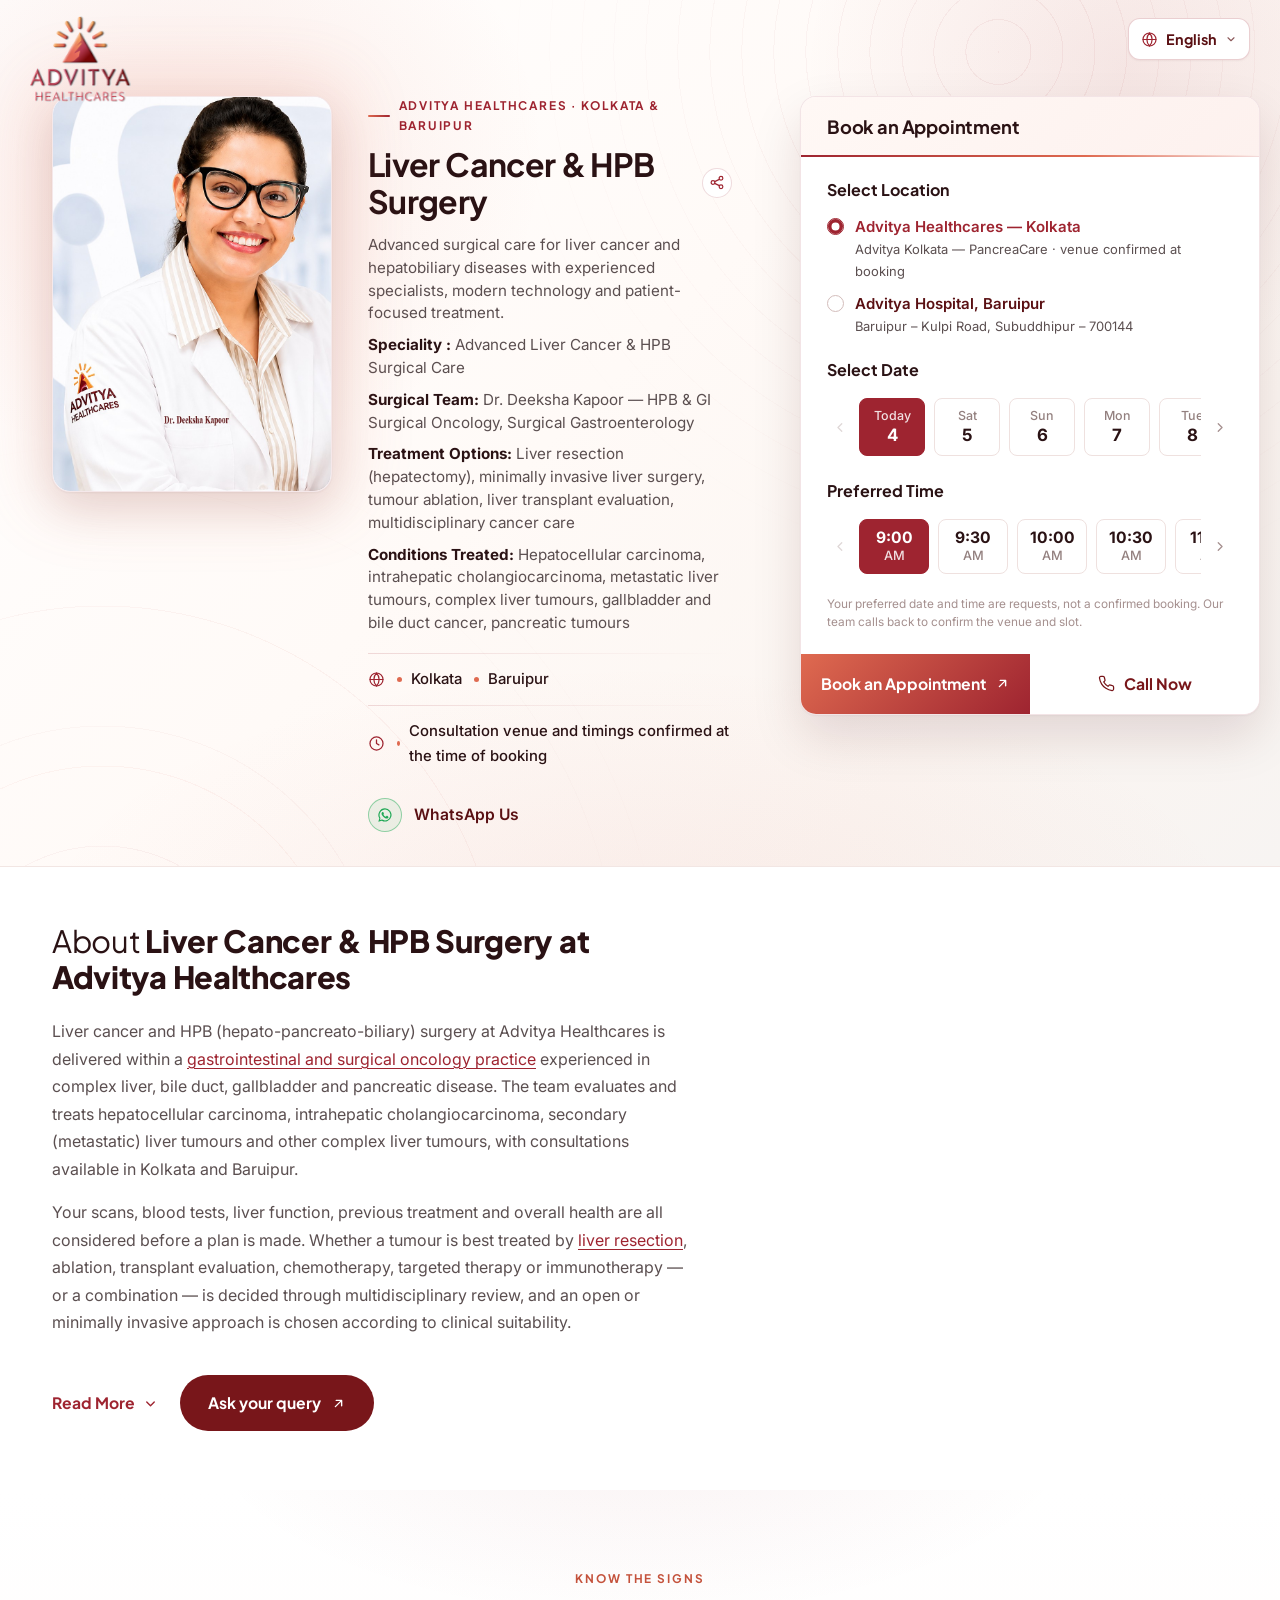
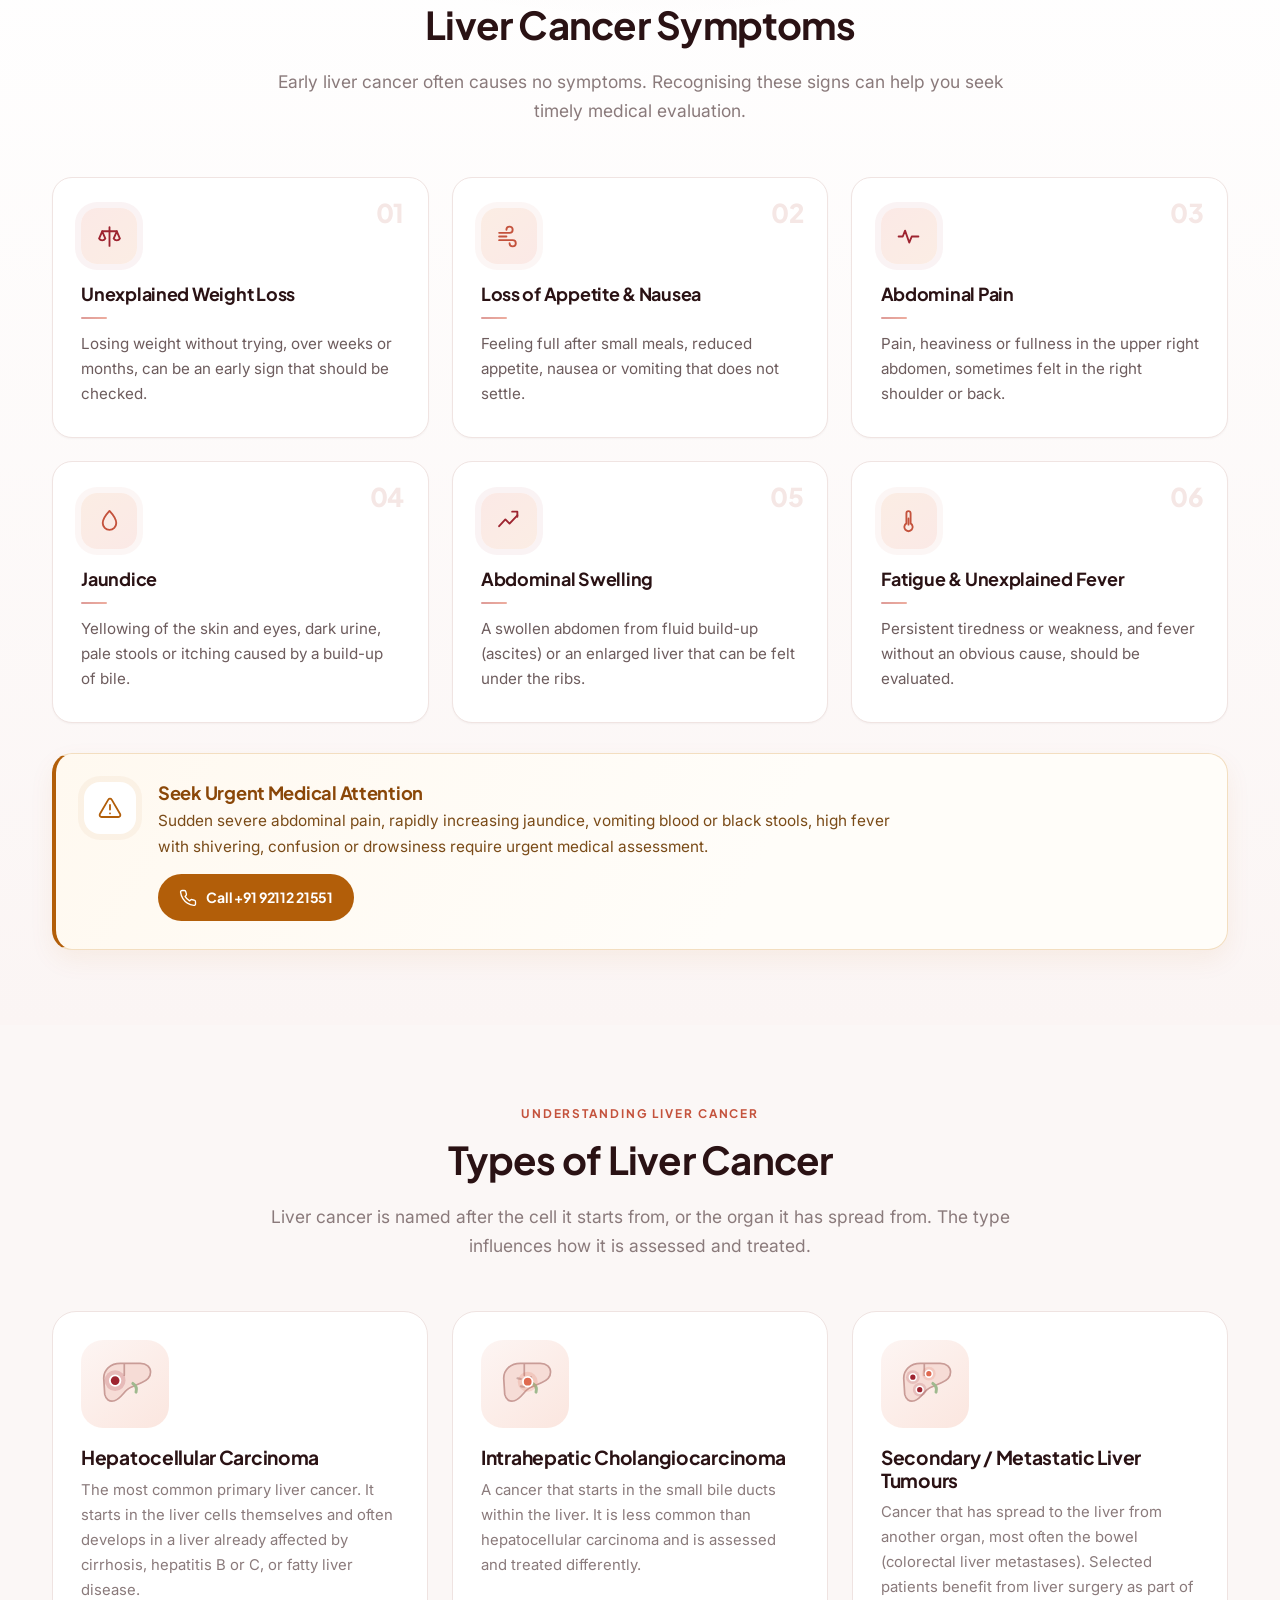
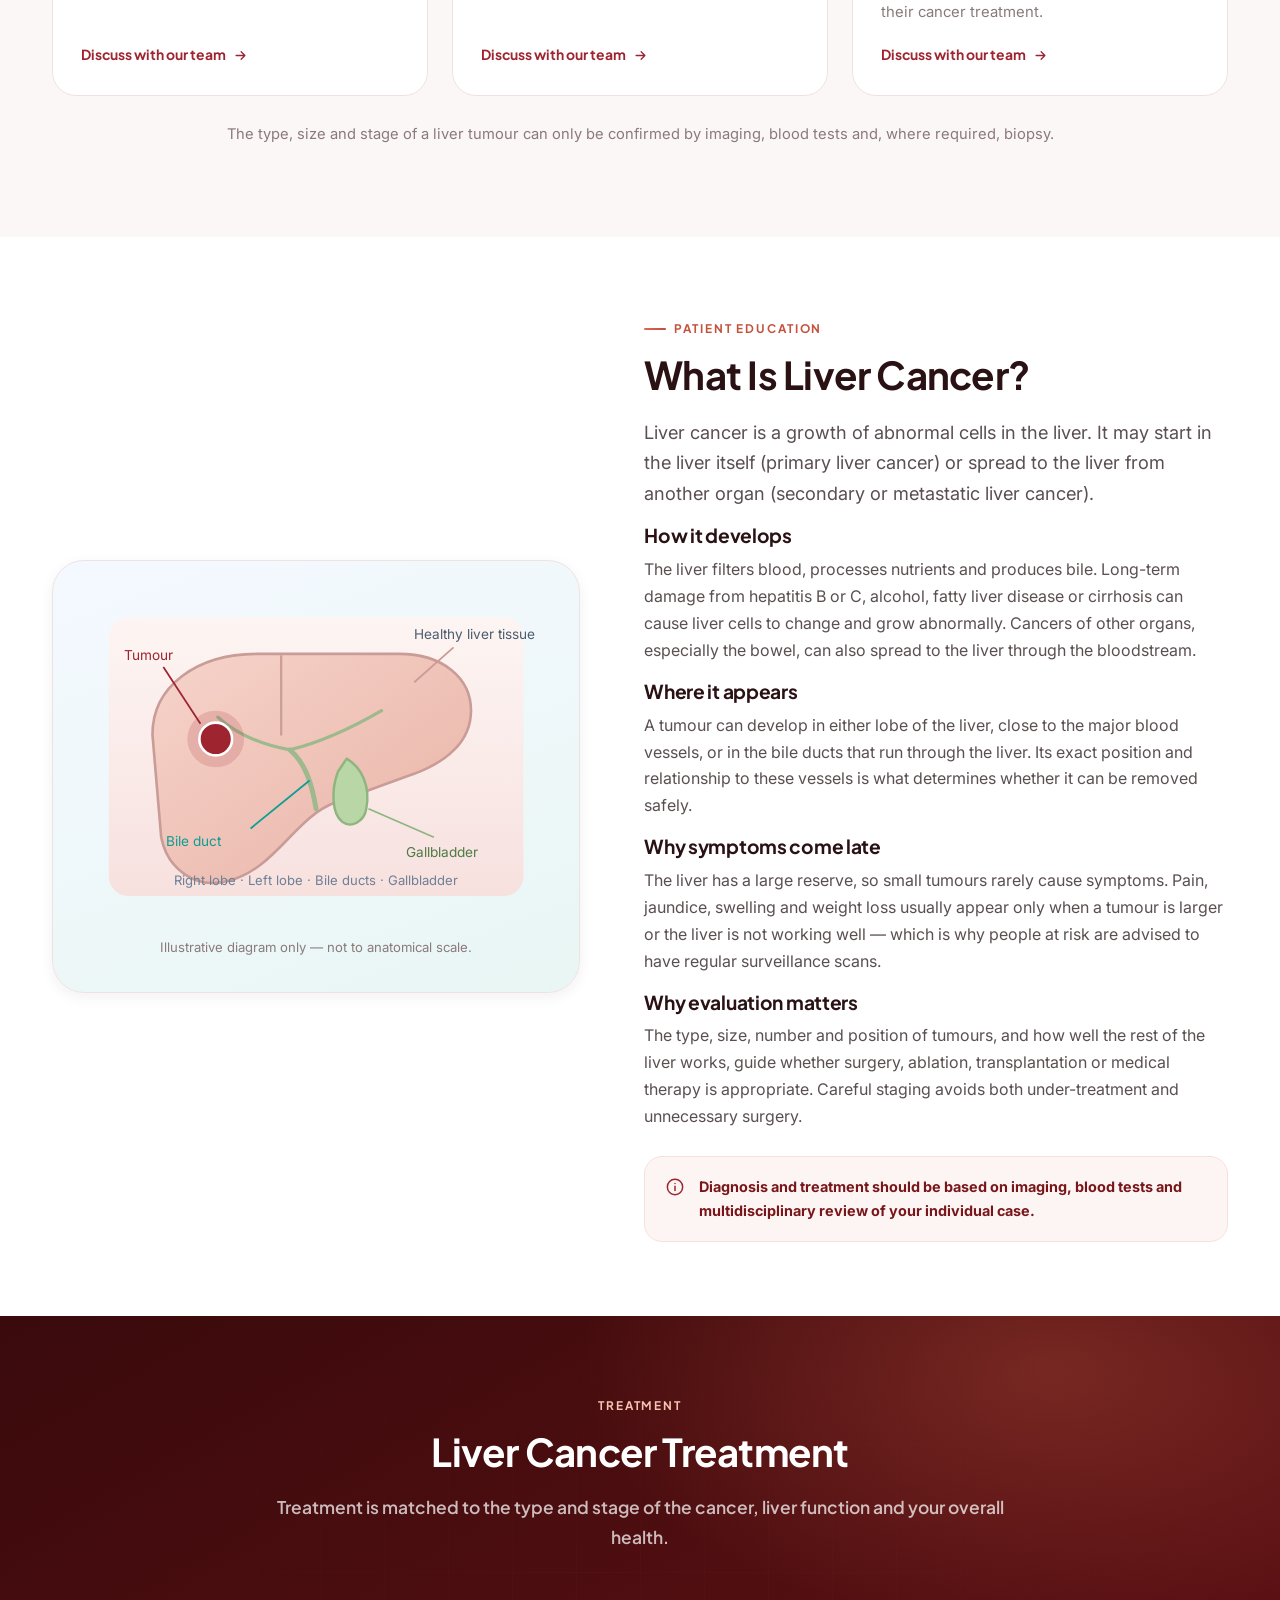
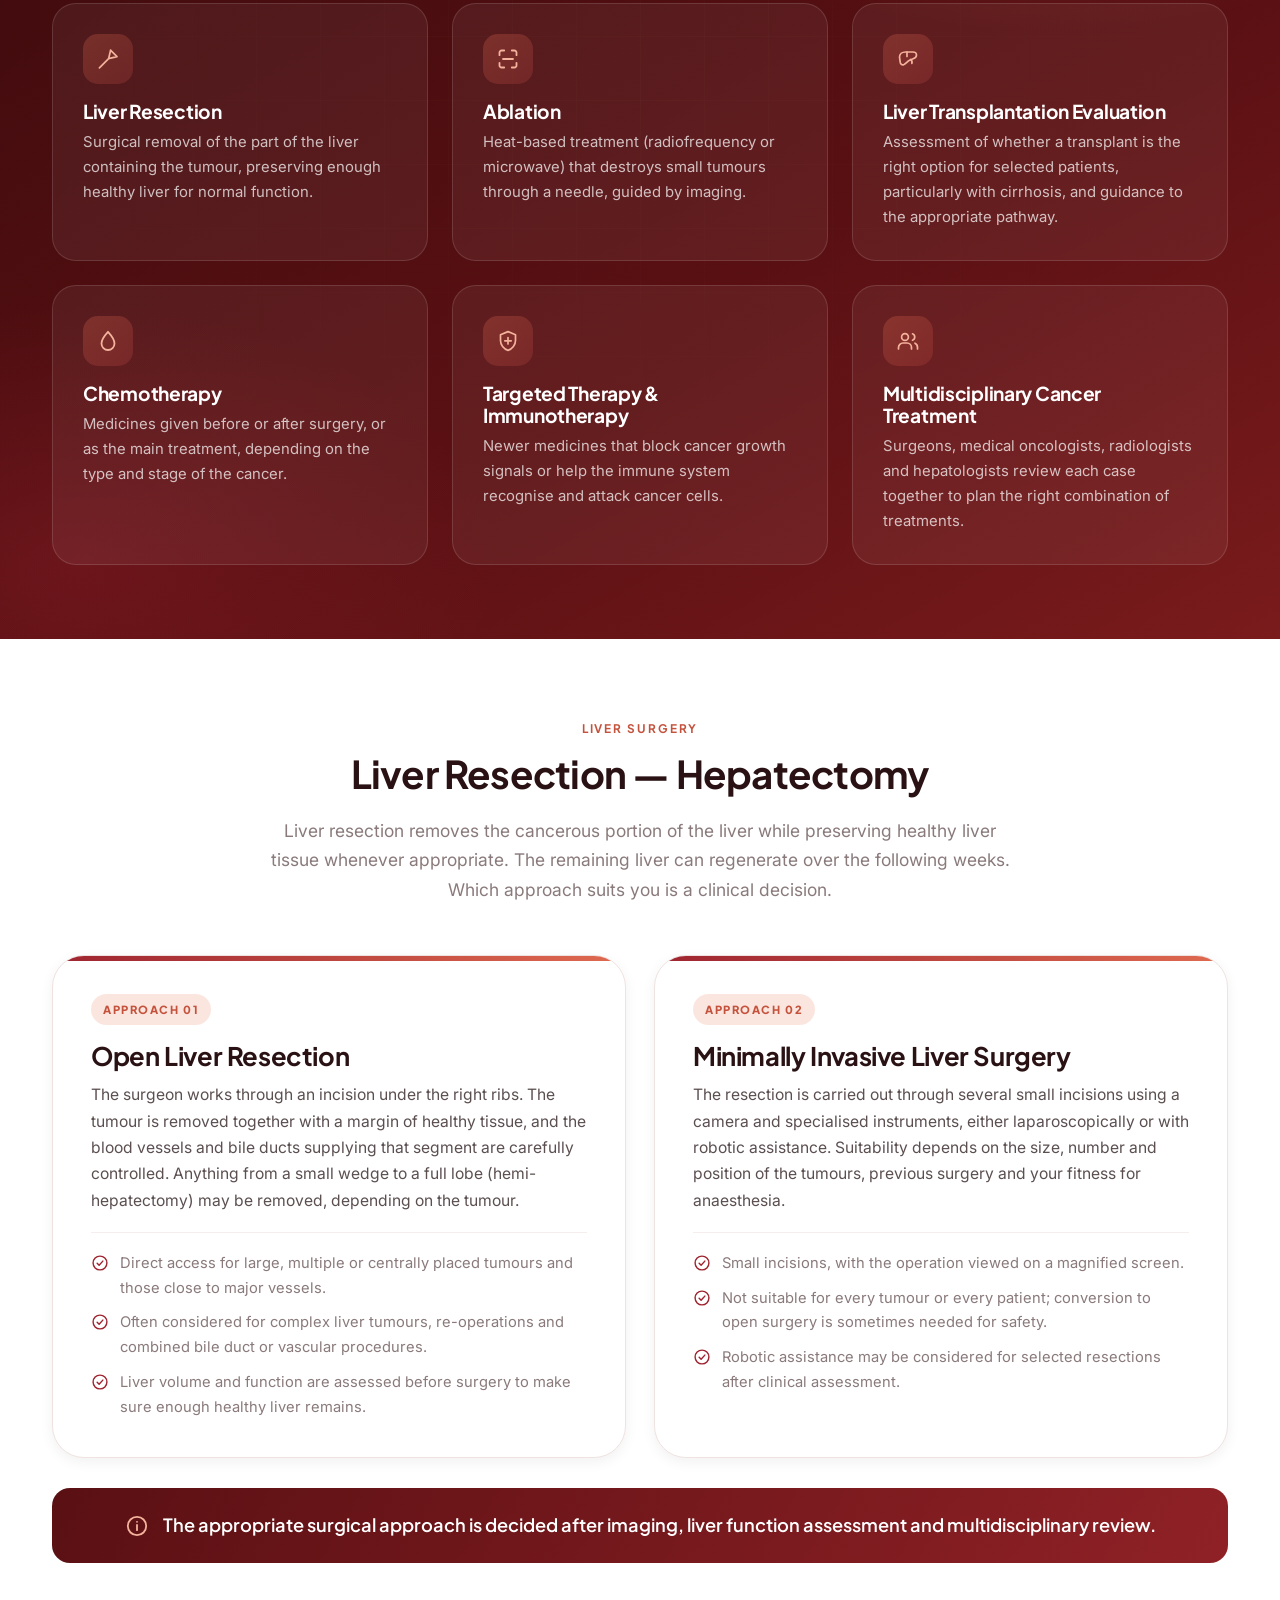
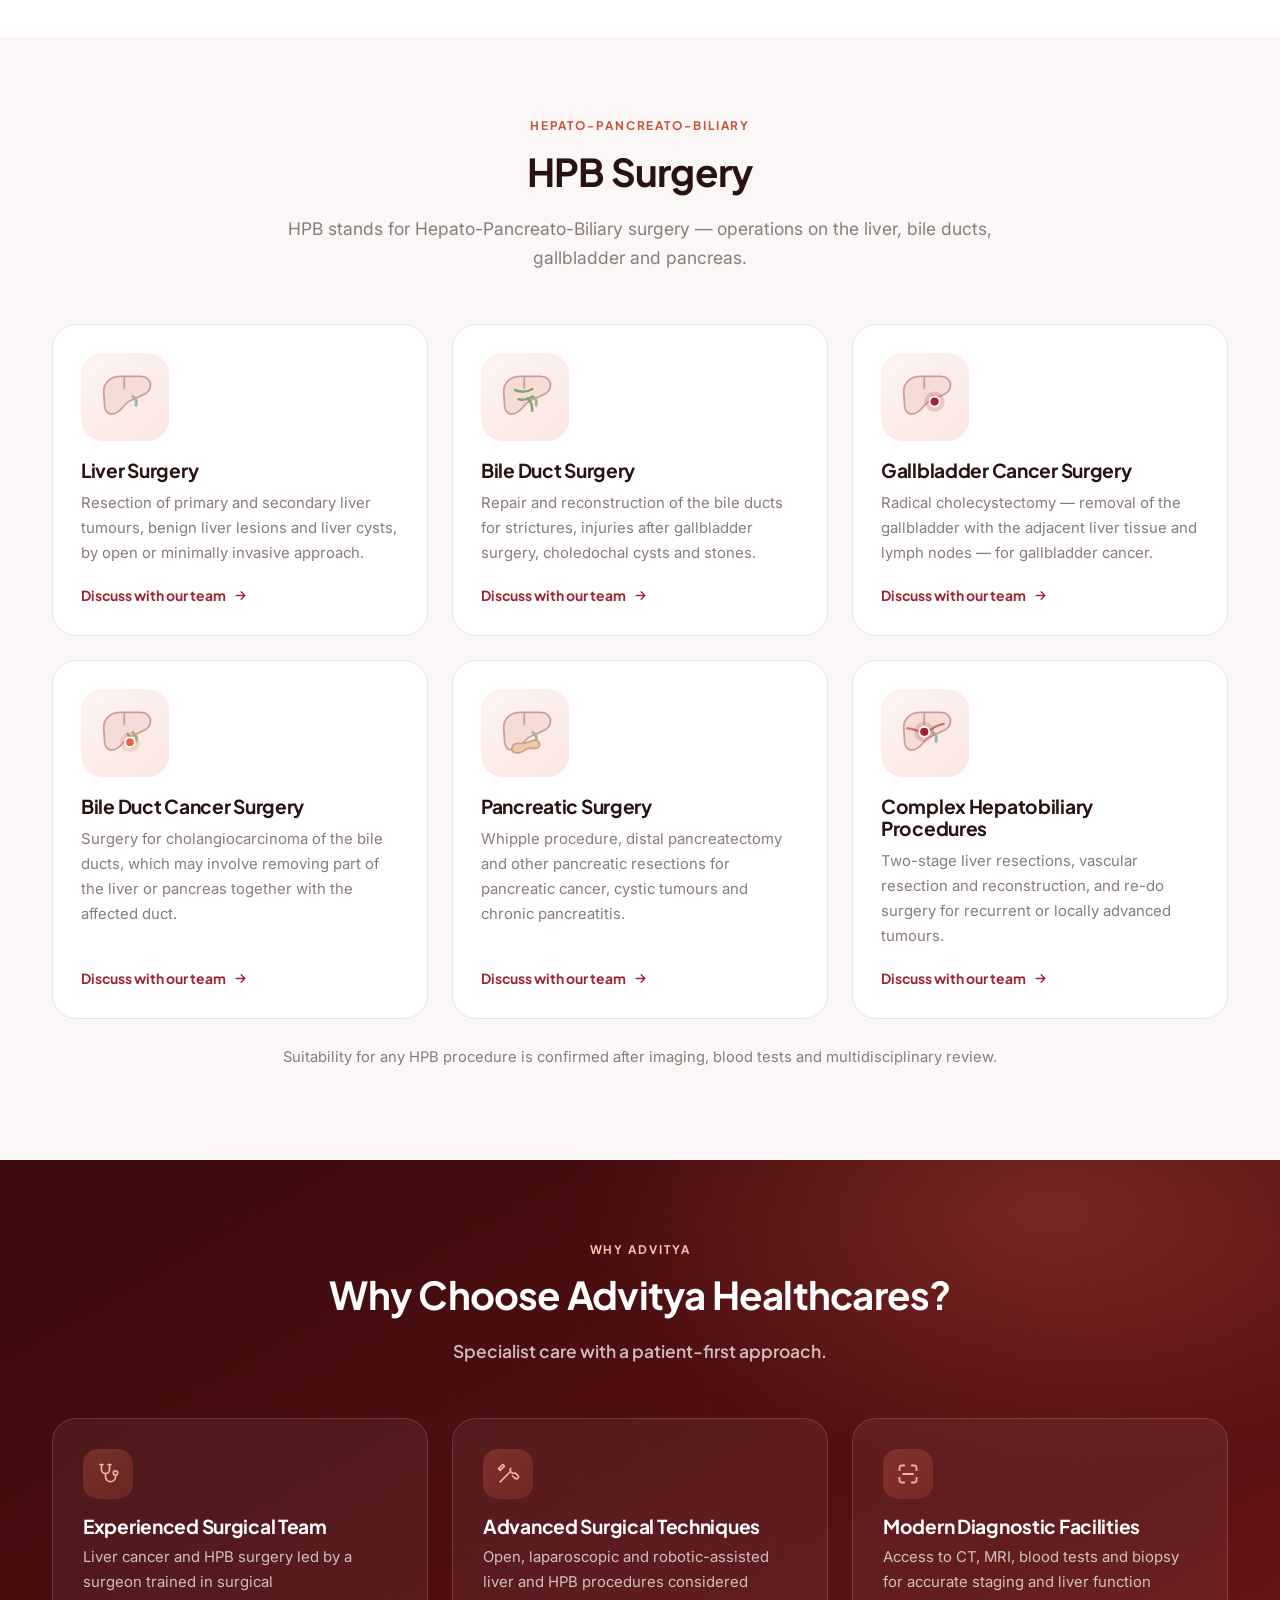
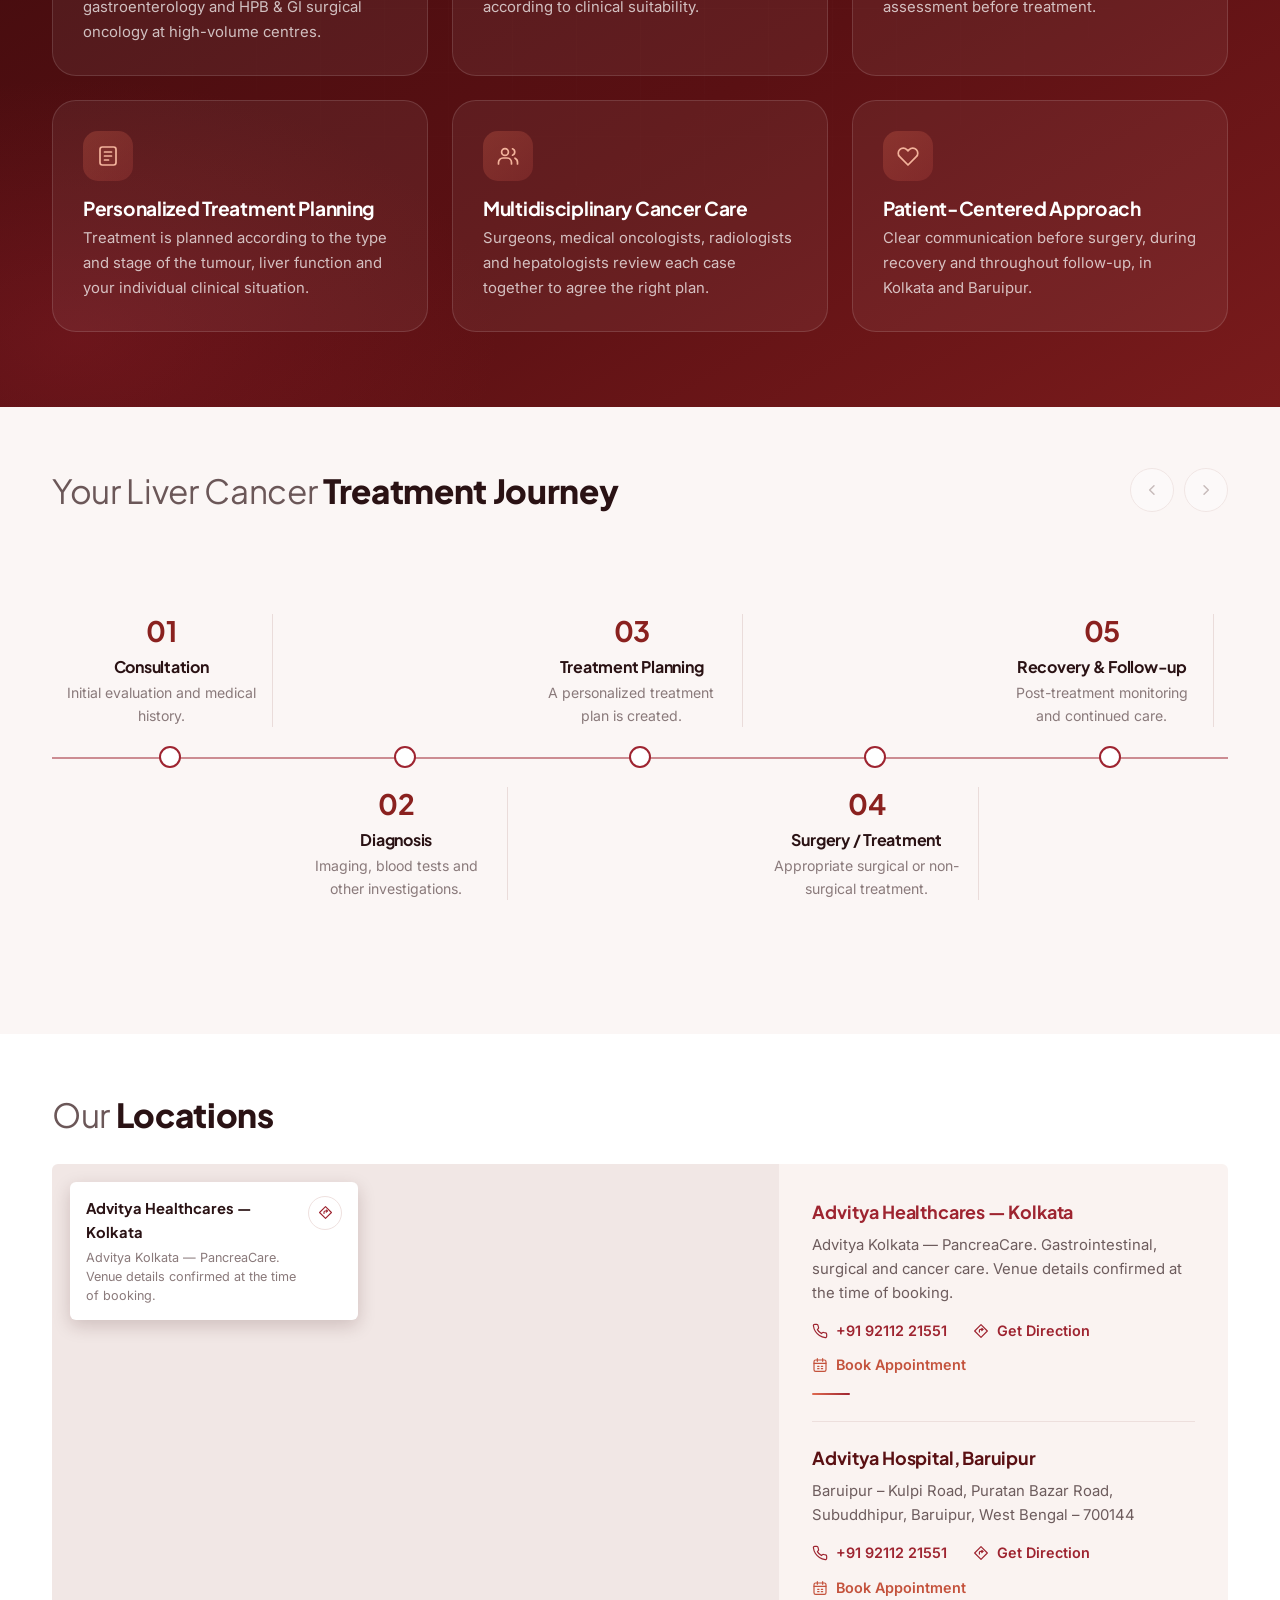
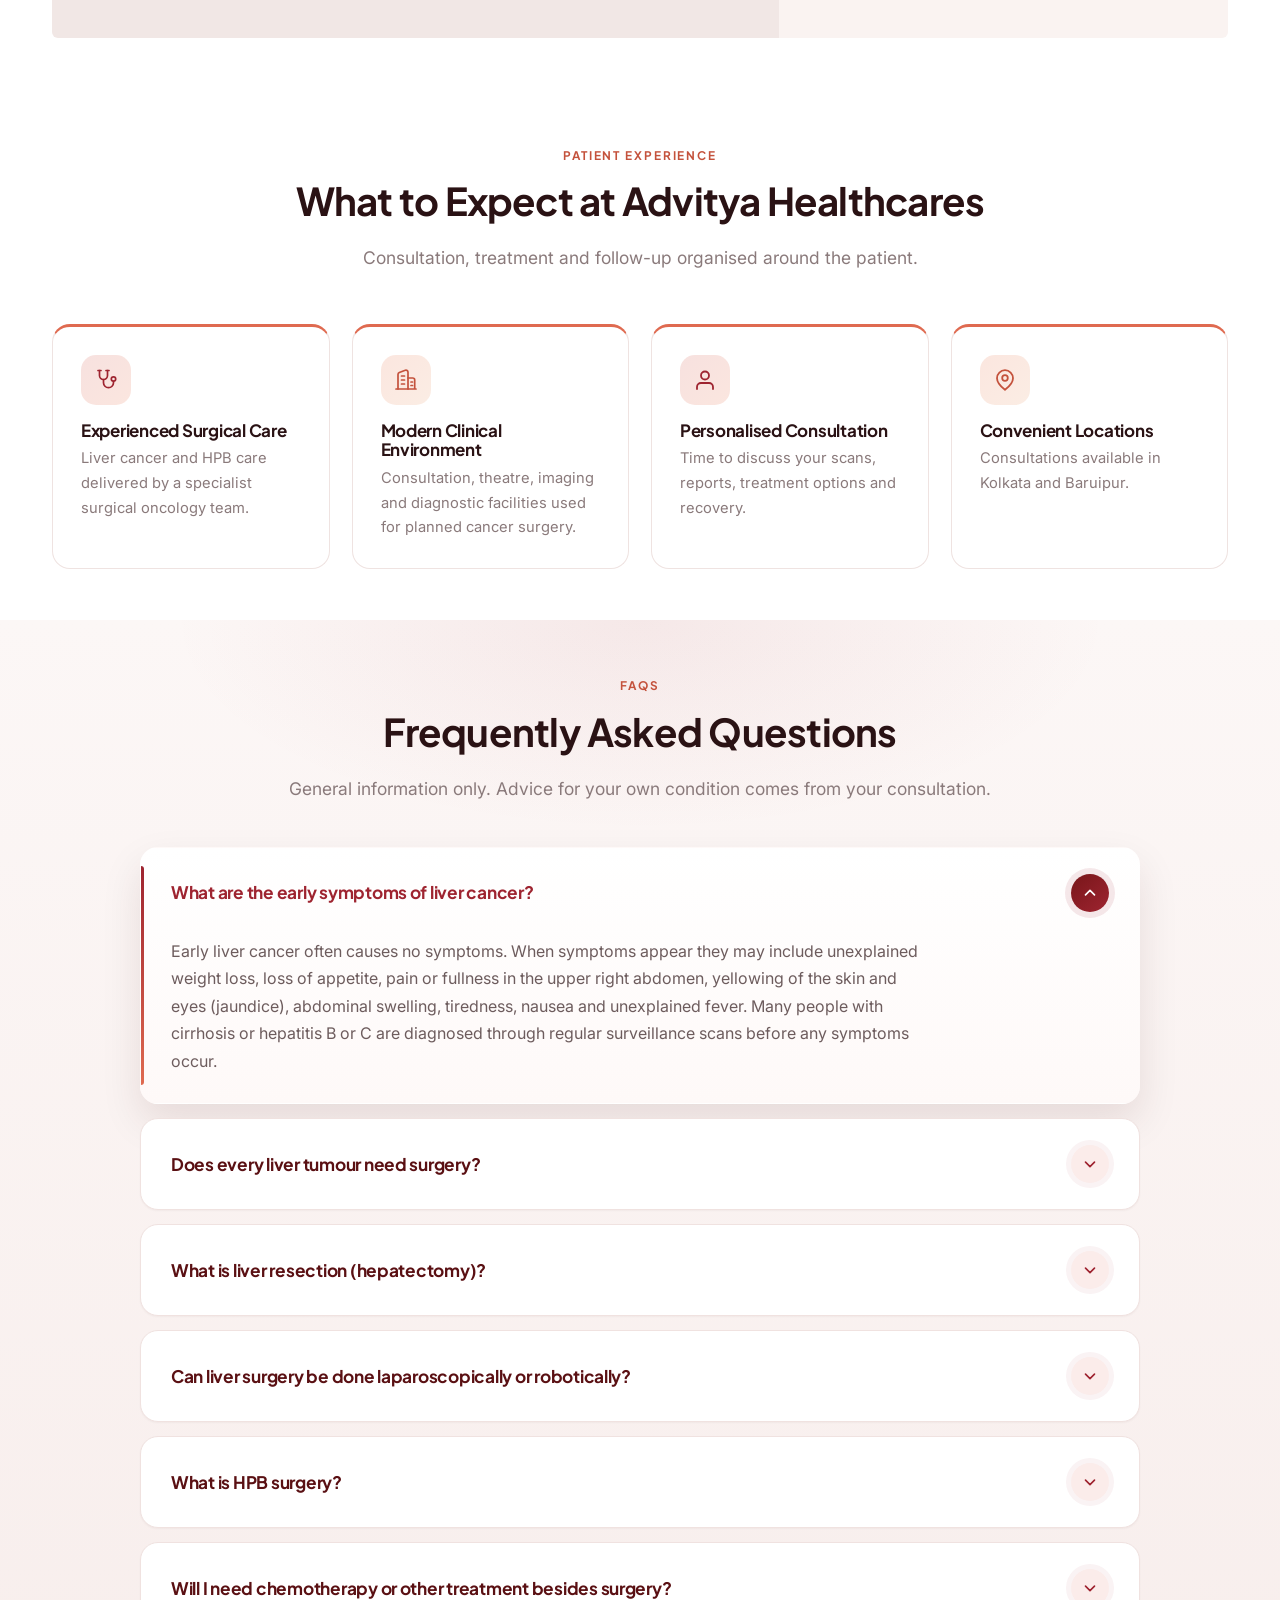
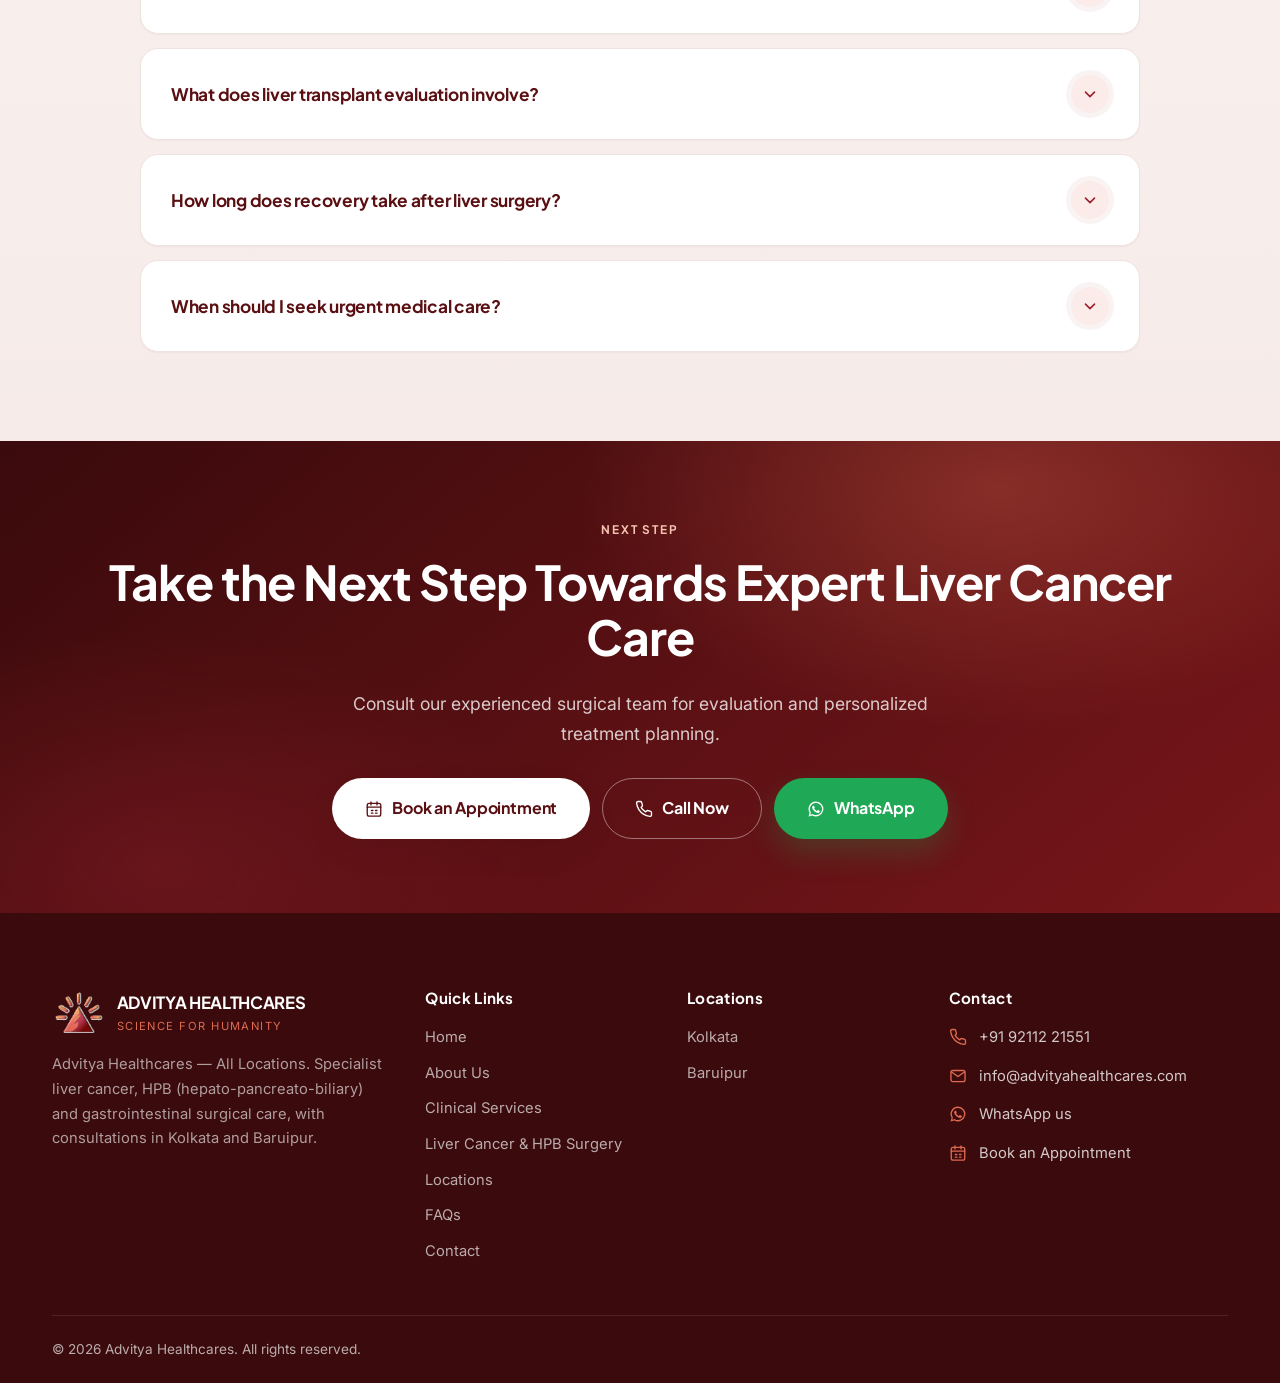
<file: index.html>
<!DOCTYPE html>
<html lang="en">
<head>
<meta charset="utf-8">
<meta name="viewport" content="width=device-width, initial-scale=1, viewport-fit=cover">
<title>Liver Cancer &amp; HPB Surgery | Advitya Healthcares</title>
<meta name="description" content="Expert liver cancer and HPB surgery at Advitya Healthcares. Consult experienced specialists for advanced liver cancer treatment and hepatobiliary surgical care.">
<meta name="theme-color" content="#5A1013">
<link rel="canonical" href="https://www.advityahealthcares.com/liver-cancer-surgery">
<link rel="icon" href="images/advitya_logo_nav.png" type="image/png">

<meta property="og:type" content="website">
<meta property="og:title" content="Liver Cancer &amp; HPB Surgery | Advitya Healthcares">
<meta property="og:description" content="Advanced surgical care for liver cancer and hepatobiliary diseases with experienced specialists, modern technology and patient-focused treatment in Kolkata and Baruipur.">
<meta property="og:url" content="https://www.advityahealthcares.com/liver-cancer-surgery">
<meta property="og:site_name" content="Advitya Healthcares">
<meta property="og:image" content="images/dr-deeksha-hero.jpg">
<meta name="twitter:card" content="summary_large_image">

<link rel="preconnect" href="https://fonts.googleapis.com">
<link rel="preconnect" href="https://fonts.gstatic.com" crossorigin>
<link href="https://fonts.googleapis.com/css2?family=Inter:wght@400;500;600;700&family=Plus+Jakarta+Sans:wght@600;700;800&display=swap" rel="stylesheet">
<link rel="stylesheet" href="css/style.css">
<script>document.documentElement.className+=" js";</script>

<script type="application/ld+json">
{
  "@context": "https://schema.org",
  "@type": "MedicalWebPage",
  "name": "Liver Cancer & HPB Surgery",
  "description": "Advanced surgical care for liver cancer and hepatobiliary diseases, including liver resection, minimally invasive liver surgery, bile duct, gallbladder and pancreatic surgery, at Advitya Healthcares, Kolkata and Baruipur.",
  "url": "https://www.advityahealthcares.com/liver-cancer-surgery",
  "inLanguage": "en",
  "about": {"@type": "MedicalCondition", "name": "Liver Cancer", "alternateName": ["Hepatocellular carcinoma", "Intrahepatic cholangiocarcinoma", "Metastatic liver tumours"]},
  "audience": {"@type": "MedicalAudience", "audienceType": "Patient"},
  "provider": {
    "@type": "MedicalOrganization",
    "name": "Advitya Healthcares",
    "url": "https://www.advityahealthcares.com",
    "telephone": "+919211221551",
    "email": "info@advityahealthcares.com",
    "medicalSpecialty": ["Oncologic", "Gastroenterologic", "Surgical"],
    "areaServed": [{"@type": "City", "name": "Kolkata"}, {"@type": "City", "name": "Baruipur"}]
  }
}
</script>
<script type="application/ld+json">
{
  "@context": "https://schema.org",
  "@type": "Service",
  "serviceType": "Liver Cancer & HPB Surgery",
  "name": "Liver Cancer & HPB (Hepato-Pancreato-Biliary) Surgery",
  "description": "Evaluation and treatment of liver cancer and hepatobiliary disease: liver resection (hepatectomy), minimally invasive liver surgery, tumour ablation, liver transplant evaluation, bile duct, gallbladder cancer and pancreatic surgery, planned through multidisciplinary cancer care.",
  "url": "https://www.advityahealthcares.com/liver-cancer-surgery",
  "provider": {"@type": "MedicalOrganization", "name": "Advitya Healthcares", "telephone": "+919211221551"},
  "areaServed": [{"@type": "City", "name": "Kolkata"}, {"@type": "City", "name": "Baruipur"}],
  "hasOfferCatalog": {
    "@type": "OfferCatalog",
    "name": "Liver Cancer & HPB Surgical Procedures",
    "itemListElement": [
      {"@type": "Offer", "itemOffered": {"@type": "MedicalProcedure", "name": "Liver Resection (Hepatectomy)"}},
      {"@type": "Offer", "itemOffered": {"@type": "MedicalProcedure", "name": "Minimally Invasive Liver Surgery"}},
      {"@type": "Offer", "itemOffered": {"@type": "MedicalProcedure", "name": "Tumour Ablation"}},
      {"@type": "Offer", "itemOffered": {"@type": "MedicalProcedure", "name": "Bile Duct Surgery"}},
      {"@type": "Offer", "itemOffered": {"@type": "MedicalProcedure", "name": "Gallbladder Cancer Surgery"}},
      {"@type": "Offer", "itemOffered": {"@type": "MedicalProcedure", "name": "Pancreatic Surgery"}}
    ]
  }
}
</script>
<script type="application/ld+json">
{
  "@context": "https://schema.org",
  "@type": "Physician",
  "name": "Dr. Deeksha Kapoor",
  "image": "https://advityahealthcares.com/wp-content/uploads/2025/12/Dr.-Deeksha.png",
  "medicalSpecialty": ["Oncologic", "Gastroenterologic", "Surgical"],
  "jobTitle": "CEO & Medical Head; HPB & GI Surgical Oncologist",
  "description": "Surgical Gastroenterologist and HPB (Hepato-Pancreato-Biliary) & GI Surgical Oncologist. MBBS, DNB (General Surgery), DNB (Surgical Gastroenterology); HPB & GI Surgical Oncology Fellowship, Tata Memorial Hospital; console-trained robotic surgeon (Da Vinci Xi).",
  "url": "https://advityahealthcares.com/dr-deeksha-kapoor/",
  "hasCredential": [
    {"@type": "EducationalOccupationalCredential", "credentialCategory": "degree", "name": "MBBS"},
    {"@type": "EducationalOccupationalCredential", "credentialCategory": "degree", "name": "DNB (General Surgery)"},
    {"@type": "EducationalOccupationalCredential", "credentialCategory": "degree", "name": "DNB (Surgical Gastroenterology)"},
    {"@type": "EducationalOccupationalCredential", "credentialCategory": "fellowship", "name": "HPB & GI Surgical Oncology Fellowship, Tata Memorial Hospital"}
  ],
  "worksFor": {"@type": "MedicalOrganization", "name": "Advitya Healthcares"}
}
</script>
<script type="application/ld+json">
{
  "@context": "https://schema.org",
  "@type": "MedicalClinic",
  "name": "Advitya Hospital, Baruipur",
  "parentOrganization": {"@type": "MedicalOrganization", "name": "Advitya Healthcares"},
  "telephone": "+919211221551",
  "address": {
    "@type": "PostalAddress",
    "streetAddress": "Baruipur - Kulpi Road, Puratan Bazar Road, Subuddhipur",
    "addressLocality": "Baruipur",
    "addressRegion": "West Bengal",
    "postalCode": "700144",
    "addressCountry": "IN"
  }
}
</script>
<script type="application/ld+json">
{
  "@context": "https://schema.org",
  "@type": "FAQPage",
  "mainEntity": [
    {"@type":"Question","name":"What are the early symptoms of liver cancer?","acceptedAnswer":{"@type":"Answer","text":"Early liver cancer often causes no symptoms. When symptoms appear they may include unexplained weight loss, loss of appetite, pain or fullness in the upper right abdomen, yellowing of the skin and eyes (jaundice), abdominal swelling, tiredness, nausea and unexplained fever. Many people with cirrhosis or hepatitis B or C are diagnosed through regular surveillance scans before any symptoms occur."}},
    {"@type":"Question","name":"Does every liver tumour need surgery?","acceptedAnswer":{"@type":"Answer","text":"No. Treatment depends on the type, size, number and position of the tumours, how well the rest of the liver is working, and your general health. Some tumours are best treated with resection, others with ablation, transplantation, chemotherapy, targeted therapy or immunotherapy, or a combination. The plan is decided after multidisciplinary review of your scans and reports."}},
    {"@type":"Question","name":"What is liver resection (hepatectomy)?","acceptedAnswer":{"@type":"Answer","text":"Liver resection is an operation that removes the part of the liver containing the tumour together with a margin of healthy tissue, while preserving enough healthy liver for the body to function. The remaining liver can regenerate over the following weeks. Suitability depends on tumour position and the health of the remaining liver."}},
    {"@type":"Question","name":"Can liver surgery be done laparoscopically or robotically?","acceptedAnswer":{"@type":"Answer","text":"Minimally invasive (laparoscopic or robotic) liver resection is possible for selected tumours, using small incisions, a camera and specialised instruments. It is not appropriate for every tumour or every patient; suitability is assessed after reviewing your imaging and fitness for anaesthesia."}},
    {"@type":"Question","name":"What is HPB surgery?","acceptedAnswer":{"@type":"Answer","text":"HPB stands for Hepato-Pancreato-Biliary. HPB surgery covers operations on the liver, the bile ducts, the gallbladder and the pancreas, including surgery for gallbladder cancer, bile duct cancer (cholangiocarcinoma) and pancreatic tumours."}},
    {"@type":"Question","name":"Will I need chemotherapy or other treatment besides surgery?","acceptedAnswer":{"@type":"Answer","text":"Some patients need chemotherapy, targeted therapy or immunotherapy before or after surgery, and some are treated without surgery at all. This depends on the type and stage of the cancer and is decided through multidisciplinary discussion between surgeons, medical oncologists, radiologists and other specialists."}},
    {"@type":"Question","name":"What does liver transplant evaluation involve?","acceptedAnswer":{"@type":"Answer","text":"For certain patients, particularly those with liver cancer arising in a cirrhotic liver, transplantation may be considered. Evaluation looks at tumour size and number, liver function, general fitness and donor options. If transplantation is appropriate, you are guided to the right pathway and supported through the process."}},
    {"@type":"Question","name":"How long does recovery take after liver surgery?","acceptedAnswer":{"@type":"Answer","text":"Recovery varies with the extent of the operation, the approach used and your general health. Most patients stay in hospital for several days after a major liver resection and continue recovering at home for a few weeks. Your surgical team gives specific advice about diet, activity, wound care and follow-up before discharge."}},
    {"@type":"Question","name":"When should I seek urgent medical care?","acceptedAnswer":{"@type":"Answer","text":"Sudden severe abdominal pain, rapidly increasing jaundice, vomiting blood or passing black stools, high fever with shivering, confusion or drowsiness, or rapid abdominal swelling require urgent medical assessment. Go to your nearest emergency department the same day."}}
  ]
}
</script>
</head>

<body id="top">

<!-- ============ SVG icon sprite ============ -->
<svg width="0" height="0" style="position:absolute" aria-hidden="true" focusable="false">
  <defs>
    <symbol id="i-phone" viewBox="0 0 24 24" fill="none" stroke="currentColor" stroke-width="1.8" stroke-linecap="round" stroke-linejoin="round"><path d="M22 16.9v3a2 2 0 0 1-2.2 2 19.8 19.8 0 0 1-8.6-3.1 19.5 19.5 0 0 1-6-6A19.8 19.8 0 0 1 2.1 4.2 2 2 0 0 1 4.1 2h3a2 2 0 0 1 2 1.7c.1 1 .4 1.9.7 2.8a2 2 0 0 1-.5 2.1L8.1 9.9a16 16 0 0 0 6 6l1.3-1.2a2 2 0 0 1 2.1-.5c.9.3 1.8.6 2.8.7a2 2 0 0 1 1.7 2Z"/></symbol>
    <symbol id="i-calendar" viewBox="0 0 24 24" fill="none" stroke="currentColor" stroke-width="1.8" stroke-linecap="round" stroke-linejoin="round"><rect x="3" y="4.5" width="18" height="17" rx="2.5"/><path d="M3 9.5h18M8 2.5v4M16 2.5v4M8.5 14h2M14 14h2M8.5 17.5h2M14 17.5h2"/></symbol>
    <symbol id="i-wa" viewBox="0 0 24 24" fill="currentColor"><path d="M12 2a9.9 9.9 0 0 0-8.5 15L2 22l5.2-1.4A9.9 9.9 0 1 0 12 2Zm0 18.1a8.1 8.1 0 0 1-4.2-1.2l-.3-.2-3.1.8.8-3-.2-.3A8.1 8.1 0 1 1 12 20.1Zm4.6-5.9c-.3-.1-1.5-.8-1.7-.9s-.4-.1-.6.1-.7.9-.8 1-.3.2-.5.1a6.6 6.6 0 0 1-3.3-2.9c-.2-.4.2-.4.6-1.2a.5.5 0 0 0 0-.5c0-.1-.6-1.4-.8-1.9s-.4-.4-.6-.4h-.5a1 1 0 0 0-.7.3 2.9 2.9 0 0 0-.9 2.2 5.1 5.1 0 0 0 1.1 2.7 11.5 11.5 0 0 0 4.4 3.9c1.6.6 2.2.7 3 .6a2.6 2.6 0 0 0 1.7-1.2 2.1 2.1 0 0 0 .1-1.2c0-.1-.2-.2-.5-.3Z"/></symbol>
    <symbol id="i-check" viewBox="0 0 24 24" fill="none" stroke="currentColor" stroke-width="1.9" stroke-linecap="round" stroke-linejoin="round"><circle cx="12" cy="12" r="9.2"/><path d="m8.2 12.3 2.6 2.6 5-5.4"/></symbol>
    <symbol id="i-shield" viewBox="0 0 24 24" fill="none" stroke="currentColor" stroke-width="1.7" stroke-linecap="round" stroke-linejoin="round"><path d="M12 2.6 4.5 5.8v5.6c0 4.5 3.1 8.7 7.5 10 4.4-1.3 7.5-5.5 7.5-10V5.8Z"/><path d="M12 8.6v6.4M8.8 11.8h6.4"/></symbol>
    <symbol id="i-stetho" viewBox="0 0 24 24" fill="none" stroke="currentColor" stroke-width="1.7" stroke-linecap="round" stroke-linejoin="round"><path d="M5.5 2.5v5a4 4 0 0 0 8 0v-5"/><path d="M4 2.5h3M12 2.5h3M9.5 11.5v3.2a5 5 0 0 0 10 0v-1.4"/><circle cx="19.5" cy="11" r="2.2"/></symbol>
    <symbol id="i-pin" viewBox="0 0 24 24" fill="none" stroke="currentColor" stroke-width="1.8" stroke-linecap="round" stroke-linejoin="round"><path d="M20 10.2c0 5.4-8 11.6-8 11.6s-8-6.2-8-11.6a8 8 0 0 1 16 0Z"/><circle cx="12" cy="10" r="2.8"/></symbol>
    <symbol id="i-alert" viewBox="0 0 24 24" fill="none" stroke="currentColor" stroke-width="1.8" stroke-linecap="round" stroke-linejoin="round"><path d="M10.3 3.6 1.9 18a2 2 0 0 0 1.7 3h16.8a2 2 0 0 0 1.7-3L13.7 3.6a2 2 0 0 0-3.4 0Z"/><path d="M12 9v4.5M12 17.4h.01"/></symbol>
    <symbol id="i-arrow" viewBox="0 0 24 24" fill="none" stroke="currentColor" stroke-width="2.1" stroke-linecap="round" stroke-linejoin="round"><path d="M5 12h14M13 6l6 6-6 6"/></symbol>
    <symbol id="i-info" viewBox="0 0 24 24" fill="none" stroke="currentColor" stroke-width="1.8" stroke-linecap="round" stroke-linejoin="round"><circle cx="12" cy="12" r="9.2"/><path d="M12 11v5.2M12 7.8h.01"/></symbol>
    <symbol id="i-clock" viewBox="0 0 24 24" fill="none" stroke="currentColor" stroke-width="1.8" stroke-linecap="round" stroke-linejoin="round"><circle cx="12" cy="12" r="9.2"/><path d="M12 6.8V12l3.4 2"/></symbol>
    <symbol id="i-mail" viewBox="0 0 24 24" fill="none" stroke="currentColor" stroke-width="1.8" stroke-linecap="round" stroke-linejoin="round"><rect x="2.6" y="4.6" width="18.8" height="14.8" rx="2.5"/><path d="m3.4 6.6 8.6 6 8.6-6"/></symbol>
    <symbol id="i-chevron" viewBox="0 0 24 24" fill="none" stroke="currentColor" stroke-width="2.2" stroke-linecap="round" stroke-linejoin="round"><path d="m6 9.5 6 6 6-6"/></symbol>
    <symbol id="i-user" viewBox="0 0 24 24" fill="none" stroke="currentColor" stroke-width="1.8" stroke-linecap="round" stroke-linejoin="round"><path d="M20 21v-2a4 4 0 0 0-4-4H8a4 4 0 0 0-4 4v2"/><circle cx="12" cy="7.5" r="4"/></symbol>
    <symbol id="i-plan" viewBox="0 0 24 24" fill="none" stroke="currentColor" stroke-width="1.7" stroke-linecap="round" stroke-linejoin="round"><rect x="4" y="3" width="16" height="18" rx="2.4"/><path d="M8.5 8h7M8.5 12h7M8.5 16h4"/></symbol>
    <symbol id="i-pulse" viewBox="0 0 24 24" fill="none" stroke="currentColor" stroke-width="1.8" stroke-linecap="round" stroke-linejoin="round"><path d="M2.5 12h4l2.2-5.6 4 11.4 2.4-5.8h6.4"/></symbol>
    <symbol id="i-scan" viewBox="0 0 24 24" fill="none" stroke="currentColor" stroke-width="1.8" stroke-linecap="round" stroke-linejoin="round"><path d="M3.5 8.2V5.6A2.1 2.1 0 0 1 5.6 3.5h2.6M15.8 3.5h2.6a2.1 2.1 0 0 1 2.1 2.1v2.6M20.5 15.8v2.6a2.1 2.1 0 0 1-2.1 2.1h-2.6M8.2 20.5H5.6a2.1 2.1 0 0 1-2.1-2.1v-2.6"/><path d="M7 12h10"/></symbol>
    <symbol id="i-heart" viewBox="0 0 24 24" fill="none" stroke="currentColor" stroke-width="1.7" stroke-linecap="round" stroke-linejoin="round"><path d="M20.3 5.6a5 5 0 0 0-7.1 0L12 6.8l-1.2-1.2a5 5 0 1 0-7.1 7.1l8.3 8.3 8.3-8.3a5 5 0 0 0 0-7.1Z"/></symbol>
    <symbol id="i-tools" viewBox="0 0 24 24" fill="none" stroke="currentColor" stroke-width="1.7" stroke-linecap="round" stroke-linejoin="round"><path d="M14.6 6.3a3.6 3.6 0 0 0 4.9 4.7l2.3 2.3a2 2 0 0 1-2.9 2.9L16.6 14"/><path d="M4 20 14 10M8.4 4.2 4.2 8.4 2.5 6.7l4.2-4.2Z"/></symbol>
    <symbol id="i-trend" viewBox="0 0 24 24" fill="none" stroke="currentColor" stroke-width="1.8" stroke-linecap="round" stroke-linejoin="round"><path d="M3 17.5 9 11l4 4 7.5-8"/><path d="M15.5 3.5h5v5"/></symbol>
    <symbol id="i-wind" viewBox="0 0 24 24" fill="none" stroke="currentColor" stroke-width="1.8" stroke-linecap="round" stroke-linejoin="round"><path d="M3 8.5h10a3 3 0 1 0-3-3"/><path d="M3 15.5h13a3 3 0 1 1-3 3"/><path d="M3 12h7"/></symbol>
    <symbol id="i-building" viewBox="0 0 24 24" fill="none" stroke="currentColor" stroke-width="1.7" stroke-linecap="round" stroke-linejoin="round"><path d="M4 21V6.4a2 2 0 0 1 1.3-1.9l6-2.2a2 2 0 0 1 2.7 1.9V21"/><path d="M14 10h4.7a2 2 0 0 1 2 2v9M2 21h20M7.5 8h3M7.5 12h3M7.5 16h3M17 14h1.5M17 17.5h1.5"/></symbol>
    <symbol id="i-share" viewBox="0 0 24 24" fill="none" stroke="currentColor" stroke-width="1.8" stroke-linecap="round" stroke-linejoin="round"><circle cx="18" cy="5.5" r="2.8"/><circle cx="6" cy="12" r="2.8"/><circle cx="18" cy="18.5" r="2.8"/><path d="m8.5 10.7 7-3.4M8.5 13.3l7 3.4"/></symbol>
    <symbol id="i-globe" viewBox="0 0 24 24" fill="none" stroke="currentColor" stroke-width="1.7" stroke-linecap="round" stroke-linejoin="round"><circle cx="12" cy="12" r="9.2"/><path d="M2.9 12h18.2M12 2.8c2.4 2.6 3.7 5.8 3.7 9.2S14.4 18.6 12 21.2c-2.4-2.6-3.7-5.8-3.7-9.2S9.6 5.4 12 2.8Z"/></symbol>
    <symbol id="i-chevron-r" viewBox="0 0 24 24" fill="none" stroke="currentColor" stroke-width="2.2" stroke-linecap="round" stroke-linejoin="round"><path d="m9 5.5 6.5 6.5L9 18.5"/></symbol>
    <symbol id="i-arrow-ne" viewBox="0 0 24 24" fill="none" stroke="currentColor" stroke-width="2.2" stroke-linecap="round" stroke-linejoin="round"><path d="M7 17 17 7M8.4 7H17v8.6"/></symbol>
    <symbol id="i-menu" viewBox="0 0 24 24" fill="none" stroke="currentColor" stroke-width="2" stroke-linecap="round" stroke-linejoin="round"><path d="M4 7h16M4 12h16M4 17h16"/></symbol>
    <symbol id="i-liver-sm" viewBox="0 0 24 24" fill="none" stroke="currentColor" stroke-width="1.7" stroke-linecap="round" stroke-linejoin="round"><path d="M3.5 10.2c0-3 2.4-5.2 6-5.2h7.4c2.2 0 3.6 1.3 3.6 3s-1.3 3-3.3 3.8l-3.6 1.5c-2.4 1-3.4 3.6-5.9 4.4-1.6.5-3-.4-3.4-2Z"/><path d="M11 5v4.4"/><path d="M14.5 12.5c1.3.9 1.8 2.4 1.4 3.9"/></symbol>
    <symbol id="i-scalpel" viewBox="0 0 24 24" fill="none" stroke="currentColor" stroke-width="1.7" stroke-linecap="round" stroke-linejoin="round"><path d="M14.5 3.2 21 9.7l-8.4 2 2-8.5ZM12.6 11.7 3.4 20.9"/></symbol>
    <symbol id="i-leaf" viewBox="0 0 24 24" fill="none" stroke="currentColor" stroke-width="1.7" stroke-linecap="round" stroke-linejoin="round"><path d="M4 20c0-8 5.6-13.4 16-14-.6 10.4-6 16-14 16Z"/><path d="M4.5 19.5 12 12"/></symbol>
    <symbol id="i-close" viewBox="0 0 24 24" fill="none" stroke="currentColor" stroke-width="2.2" stroke-linecap="round" stroke-linejoin="round"><path d="m6 6 12 12M18 6 6 18"/></symbol>
    <symbol id="i-directions" viewBox="0 0 24 24" fill="none" stroke="currentColor" stroke-width="1.8" stroke-linecap="round" stroke-linejoin="round"><path d="m12 2.5 9.5 9.5L12 21.5 2.5 12Z"/><path d="M9.6 13.6v-2.2a1.8 1.8 0 0 1 1.8-1.8h3.4"/><path d="m13.2 8 1.8 1.6-1.8 1.7"/></symbol>
    <symbol id="i-scale" viewBox="0 0 24 24" fill="none" stroke="currentColor" stroke-width="1.8" stroke-linecap="round" stroke-linejoin="round"><path d="M12 3v18M5 7h14"/><path d="m5 7-3 7a3.5 3.5 0 0 0 6 0Z"/><path d="m19 7-3 7a3.5 3.5 0 0 0 6 0Z"/></symbol>
    <symbol id="i-drop" viewBox="0 0 24 24" fill="none" stroke="currentColor" stroke-width="1.8" stroke-linecap="round" stroke-linejoin="round"><path d="M12 2.8s6.5 7 6.5 11.7a6.5 6.5 0 0 1-13 0C5.5 9.8 12 2.8 12 2.8Z"/></symbol>
    <symbol id="i-thermo" viewBox="0 0 24 24" fill="none" stroke="currentColor" stroke-width="1.8" stroke-linecap="round" stroke-linejoin="round"><path d="M14 14.8V5a2 2 0 0 0-4 0v9.8a4 4 0 1 0 4 0Z"/><path d="M12 10v6"/></symbol>
    <symbol id="i-team" viewBox="0 0 24 24" fill="none" stroke="currentColor" stroke-width="1.7" stroke-linecap="round" stroke-linejoin="round"><circle cx="9" cy="8" r="3.4"/><path d="M2.5 20v-1.5a4.5 4.5 0 0 1 4.5-4.5h4a4.5 4.5 0 0 1 4.5 4.5V20"/><path d="M16.5 4.8a3.4 3.4 0 0 1 0 6.4M19 14.2a4.5 4.5 0 0 1 2.5 4.3V20"/></symbol>
    <!-- simplified liver silhouette used by the liver cancer type cards -->
    <symbol id="liver" viewBox="0 0 48 56">
      <path d="M5 23c0-7.5 6-13 14.5-13H37c5.5 0 9 3.2 9 7.6 0 4.2-3 7.4-8 9.3l-9.6 4.2c-5.4 2.3-7.8 9.6-14 11.6-4.4 1.4-7.6-1.4-8.5-5.6Z" fill="#F6DCD6" stroke="#C99C97" stroke-width="1.5" stroke-linejoin="round"/>
      <path d="M23 10.6v9.8" stroke="#C99C97" stroke-width="1.5" stroke-linecap="round"/>
      <path d="M30.5 27.5c2.6 1.6 3.6 4.6 2.8 7.6" fill="none" stroke="#9FB98E" stroke-width="2.6" stroke-linecap="round"/>
    </symbol>
  </defs>
</svg>

<a class="sr-only" href="#main">Skip to main content</a>

<a class="sitelogo" href="#top" aria-label="Advitya Healthcares - Liver Cancer &amp; HPB Surgery">
  <img src="images/advitya_logo_nav.png" alt="Advitya Healthcares" width="234" height="200">
</a>

<div class="mtools" id="mtools">
  <div class="lang notranslate" translate="no" data-lang-root>
        <button class="lang__trigger" type="button" id="lang-trigger-m"
                aria-expanded="false" aria-haspopup="listbox" aria-controls="lang-menu-m">
          <svg class="lang__globe" aria-hidden="true"><use href="#i-globe"/></svg>
          <span class="lang__current" data-lang-label>English</span>
          <span class="lang__short" data-lang-short>EN</span>
          <svg class="lang__chev" aria-hidden="true"><use href="#i-chevron"/></svg>
        </button>
        <ul class="lang__menu" id="lang-menu-m" role="listbox"
            aria-labelledby="lang-trigger-m" tabindex="-1" hidden>
          <li role="option" aria-selected="true">
            <button class="lang__opt is-active" type="button" data-lang="en" lang="en">
              <span class="lang__code">EN</span>
              <span class="lang__name">English</span>
              <svg class="lang__tick" aria-hidden="true"><use href="#i-check"/></svg>
            </button>
          </li>
          <li role="option" aria-selected="false">
            <button class="lang__opt" type="button" data-lang="bn" lang="bn">
              <span class="lang__code">BN</span>
              <span class="lang__name">Bengali <i>বাংলা</i></span>
              <svg class="lang__tick" aria-hidden="true"><use href="#i-check"/></svg>
            </button>
          </li>
          <li role="option" aria-selected="false">
            <button class="lang__opt" type="button" data-lang="gu" lang="gu">
              <span class="lang__code">GU</span>
              <span class="lang__name">Gujarati <i>ગુજરાતી</i></span>
              <svg class="lang__tick" aria-hidden="true"><use href="#i-check"/></svg>
            </button>
          </li>
          <li role="option" aria-selected="false">
            <button class="lang__opt" type="button" data-lang="hi" lang="hi">
              <span class="lang__code">HI</span>
              <span class="lang__name">Hindi <i>हिन्दी</i></span>
              <svg class="lang__tick" aria-hidden="true"><use href="#i-check"/></svg>
            </button>
          </li>
          <li role="option" aria-selected="false">
            <button class="lang__opt" type="button" data-lang="kn" lang="kn">
              <span class="lang__code">KN</span>
              <span class="lang__name">Kannada <i>ಕನ್ನಡ</i></span>
              <svg class="lang__tick" aria-hidden="true"><use href="#i-check"/></svg>
            </button>
          </li>
          <li role="option" aria-selected="false">
            <button class="lang__opt" type="button" data-lang="ml" lang="ml">
              <span class="lang__code">ML</span>
              <span class="lang__name">Malayalam <i>മലയാളം</i></span>
              <svg class="lang__tick" aria-hidden="true"><use href="#i-check"/></svg>
            </button>
          </li>
          <li role="option" aria-selected="false">
            <button class="lang__opt" type="button" data-lang="mr" lang="mr">
              <span class="lang__code">MR</span>
              <span class="lang__name">Marathi <i>मराठी</i></span>
              <svg class="lang__tick" aria-hidden="true"><use href="#i-check"/></svg>
            </button>
          </li>
          <li role="option" aria-selected="false">
            <button class="lang__opt" type="button" data-lang="or" lang="or">
              <span class="lang__code">OR</span>
              <span class="lang__name">Odia <i>ଓଡ଼ିଆ</i></span>
              <svg class="lang__tick" aria-hidden="true"><use href="#i-check"/></svg>
            </button>
          </li>
          <li role="option" aria-selected="false">
            <button class="lang__opt" type="button" data-lang="ta" lang="ta">
              <span class="lang__code">TA</span>
              <span class="lang__name">Tamil <i>தமிழ்</i></span>
              <svg class="lang__tick" aria-hidden="true"><use href="#i-check"/></svg>
            </button>
          </li>
        </ul>
      </div>

  <button class="burger" type="button" id="burger" aria-label="Open menu" aria-expanded="false" aria-controls="drawer">
    <svg><use href="#i-menu"/></svg>
  </button>
</div>

<div class="scrim" id="scrim" hidden></div>

<aside class="drawer" id="drawer" aria-label="Menu" aria-hidden="true">
  <div class="drawer__head">
    <b>Liver Cancer &amp; HPB Surgery</b>
    <button class="drawer__close" type="button" id="drawer-close" aria-label="Close menu"><svg><use href="#i-close"/></svg></button>
  </div>

  <nav class="drawer__links" aria-label="Mobile">
    <a class="is-current" href="#top" aria-current="page">Overview</a>
    <a href="#about">About Liver Cancer &amp; HPB Surgery</a>
    <a href="#what-is-liver-cancer">What Is Liver Cancer?</a>
    <a href="#symptoms">Liver Cancer Symptoms</a>

    <div class="acc">
      <button class="acc__btn" type="button" aria-expanded="false" aria-controls="acc-conditions">
        <span><svg aria-hidden="true"><use href="#i-liver-sm"/></svg>Liver Cancer</span>
        <svg class="acc__chev" aria-hidden="true"><use href="#i-chevron"/></svg>
      </button>
      <div class="acc__panel" id="acc-conditions" hidden>
        <a href="#types">Types of Liver Cancer</a>
        <a href="#type-hcc">Hepatocellular Carcinoma</a>
        <a href="#type-icc">Intrahepatic Cholangiocarcinoma</a>
        <a href="#type-metastatic">Secondary / Metastatic Liver Tumours</a>
        <a href="#what-is-liver-cancer">What Is Liver Cancer?</a>
      </div>
    </div>

    <div class="acc">
      <button class="acc__btn" type="button" aria-expanded="false" aria-controls="acc-treatments">
        <span><svg aria-hidden="true"><use href="#i-scalpel"/></svg>Treatments</span>
        <svg class="acc__chev" aria-hidden="true"><use href="#i-chevron"/></svg>
      </button>
      <div class="acc__panel" id="acc-treatments" hidden>
        <a href="#treatment">Liver Cancer Treatment</a>
        <a href="#surgery">Liver Surgery (Hepatectomy)</a>
        <a href="#resection-open">Open Liver Resection</a>
        <a href="#resection-mis">Minimally Invasive Liver Surgery</a>
        <a href="#hpb">HPB Surgery</a>
      </div>
    </div>

    <div class="acc">
      <button class="acc__btn" type="button" aria-expanded="false" aria-controls="acc-recovery">
        <span><svg aria-hidden="true"><use href="#i-leaf"/></svg>Recovery &amp; Aftercare</span>
        <svg class="acc__chev" aria-hidden="true"><use href="#i-chevron"/></svg>
      </button>
      <div class="acc__panel" id="acc-recovery" hidden>
        <a href="#journey">Treatment Journey</a>
        <a href="#experience">Patient Experience</a>
        <a href="#faqs">Frequently Asked Questions</a>
      </div>
    </div>

    <a href="#why">Why Advitya Healthcares</a>
    <a href="#locations">Locations</a>
    <a href="#book">Book an Appointment</a>
  </nav>
</aside>

<main id="main">

<!-- ============ 1. SPECIALIST PROFILE BAND ============ -->
<section class="phero" aria-labelledby="hero-title">
  <div class="wrap phero__grid">

    <div class="phero__photo">
      <img src="images/dr-deeksha-hero.jpg" alt="Dr. Deeksha Kapoor, HPB and Gastrointestinal Surgical Oncologist, Advitya Healthcares" width="800" height="1131" fetchpriority="high">
    </div>

    <div class="phero__info">
      <p class="phero__reg">Advitya Healthcares &middot; Kolkata &amp; Baruipur</p>

      <div class="phero__nameline">
        <h1 id="hero-title">Liver Cancer &amp; HPB Surgery</h1>
        <button class="phero__share" type="button" id="share-btn" aria-label="Share this page">
          <svg><use href="#i-share"/></svg>
        </button>
      </div>

      <ul class="facts">
        <li>Advanced surgical care for liver cancer and hepatobiliary diseases with experienced specialists, modern technology and patient-focused treatment.</li>
        <li><b>Speciality :</b> Advanced Liver Cancer &amp; HPB Surgical Care</li>
        <li><b>Surgical Team:</b> Dr. Deeksha Kapoor &mdash; HPB &amp; GI Surgical Oncology, Surgical Gastroenterology</li>
        <li><b>Treatment Options:</b> Liver resection (hepatectomy), minimally invasive liver surgery, tumour ablation, liver transplant evaluation, multidisciplinary cancer care</li>
        <li><b>Conditions Treated:</b> Hepatocellular carcinoma, intrahepatic cholangiocarcinoma, metastatic liver tumours, complex liver tumours, gallbladder and bile duct cancer, pancreatic tumours</li>
      </ul>

      <div class="phero__rule" aria-hidden="true"></div>
      <p class="phero__line"><svg><use href="#i-globe"/></svg><span>Kolkata</span><span>Baruipur</span></p>

      <div class="phero__rule" aria-hidden="true"></div>
      <p class="phero__line"><svg><use href="#i-clock"/></svg><span>Consultation venue and timings confirmed at the time of booking</span></p>

      <a class="phero__pill" href="https://wa.me/919211221551?text=Hello%2C%20I%20would%20like%20to%20enquire%20about%20a%20liver%20cancer%20%2F%20HPB%20surgery%20consultation." target="_blank" rel="noopener">
        <i aria-hidden="true"><svg><use href="#i-wa"/></svg></i>WhatsApp Us
      </a>
    </div>

    <!-- booking widget -->
    <aside class="widget" id="book" aria-labelledby="widget-title">
      <div class="widget__head">
        <h2 id="widget-title">Book an Appointment</h2>
      </div>

      <div class="widget__body">
        <span class="widget__label" id="loc-label">Select Location</span>
        <div class="radios" role="radiogroup" aria-labelledby="loc-label">
          <label class="radio">
            <input type="radio" name="w-location" value="Kolkata" checked>
            <span><b>Advitya Healthcares &mdash; Kolkata</b><small>Advitya Kolkata &mdash; PancreaCare &middot; venue confirmed at booking</small></span>
          </label>
          <label class="radio">
            <input type="radio" name="w-location" value="Baruipur">
            <span><b>Advitya Hospital, Baruipur</b><small>Baruipur &ndash; Kulpi Road, Subuddhipur &ndash; 700144</small></span>
          </label>
        </div>

        <span class="widget__label" id="date-label">Select Date</span>
        <div class="picker" data-picker="date">
          <button class="picker__btn picker__btn--prev" type="button" aria-label="Show earlier dates"><svg><use href="#i-chevron-r"/></svg></button>
          <div class="picker__track" id="date-track" role="group" aria-labelledby="date-label"></div>
          <button class="picker__btn picker__btn--next" type="button" aria-label="Show later dates"><svg><use href="#i-chevron-r"/></svg></button>
        </div>

        <span class="widget__label" id="time-label">Preferred Time</span>
        <div class="picker" data-picker="time">
          <button class="picker__btn picker__btn--prev" type="button" aria-label="Show earlier times"><svg><use href="#i-chevron-r"/></svg></button>
          <div class="picker__track" id="time-track" role="group" aria-labelledby="time-label"></div>
          <button class="picker__btn picker__btn--next" type="button" aria-label="Show later times"><svg><use href="#i-chevron-r"/></svg></button>
        </div>

        <p class="widget__note">Your preferred date and time are requests, not a confirmed booking. Our team calls back to confirm the venue and slot.</p>
      </div>

      <div class="widget__actions">
        <button class="widget__book" type="button" id="widget-book">Book an Appointment <svg><use href="#i-arrow-ne"/></svg></button>
        <a class="widget__call" href="tel:+919211221551"><svg><use href="#i-phone"/></svg>Call Now</a>
      </div>
    </aside>

  </div>
</section>

<!-- ============ 2. ABOUT ============ -->
<section class="about-band" id="about" aria-labelledby="about-title">
  <div class="wrap about-band__grid">
    <div class="about">
      <h2 id="about-title">About <em>Liver Cancer &amp; HPB Surgery at Advitya Healthcares</em></h2>

      <p>Liver cancer and HPB (hepato-pancreato-biliary) surgery at Advitya Healthcares is delivered within a <a class="inline" href="https://www.advityahealthcares.com/clinical-services" target="_blank" rel="noopener">gastrointestinal and surgical oncology practice</a> experienced in complex liver, bile duct, gallbladder and pancreatic disease. The team evaluates and treats hepatocellular carcinoma, intrahepatic cholangiocarcinoma, secondary (metastatic) liver tumours and other complex liver tumours, with consultations available in Kolkata and Baruipur.</p>

      <p>Your scans, blood tests, liver function, previous treatment and overall health are all considered before a plan is made. Whether a tumour is best treated by <a class="inline" href="#surgery">liver resection</a>, ablation, transplant evaluation, chemotherapy, targeted therapy or immunotherapy &mdash; or a combination &mdash; is decided through multidisciplinary review, and an open or minimally invasive approach is chosen according to clinical suitability.</p>

      <div class="about__more" id="about-more">
        <p>The surgical team is led by Dr. Deeksha Kapoor, a surgical gastroenterologist and HPB &amp; GI surgical oncologist. She trained in surgical gastroenterology at Medanta &ndash; The Medicity, completed an HPB &amp; GI Surgical Oncology Fellowship at Tata Memorial Hospital, Mumbai, is console-trained in robotic surgery on the Da Vinci Xi platform, and has pursued advanced HPB training in Japan, Germany and France. She leads the PancreaCare initiative at Advitya Healthcares.</p>

        <p>Before surgery you are told what the operation involves, how much liver will be removed, what anaesthesia is planned and what recovery looks like. After surgery you receive specific advice on diet, activity, wound care, follow-up scans and any further treatment. Sudden severe abdominal pain, rapidly increasing jaundice, vomiting blood, high fever or confusion need emergency assessment the same day.</p>
      </div>

      <div class="about__actions">
        <button class="about__toggle" type="button" id="about-toggle" aria-expanded="false" aria-controls="about-more">
          Read More <svg><use href="#i-chevron"/></svg>
        </button>
        <a class="about__ask" href="https://wa.me/919211221551?text=Hello%2C%20I%20have%20a%20question%20about%20liver%20cancer%20%2F%20HPB%20surgery." target="_blank" rel="noopener">
          Ask your query <svg><use href="#i-arrow-ne"/></svg>
        </a>
      </div>
    </div>
    <div aria-hidden="true"></div>
  </div>
</section>

<!-- ============ 3. SYMPTOMS ============ -->
<section class="section section--signs" id="symptoms" aria-labelledby="symptoms-title">
  <div class="wrap">
    <div class="sec-head sec-head--center reveal">
      <span class="eyebrow">Know the signs</span>
      <h2 id="symptoms-title">Liver Cancer Symptoms</h2>
      <p class="sec-sub">Early liver cancer often causes no symptoms. Recognising these signs can help you seek timely medical evaluation.</p>
    </div>

    <div class="grid-3">
      <article class="scard reveal">
        <span class="scard__no" aria-hidden="true">01</span>
        <div class="icon-tile"><svg><use href="#i-scale"/></svg></div>
        <h3>Unexplained Weight Loss</h3>
        <p>Losing weight without trying, over weeks or months, can be an early sign that should be checked.</p>
      </article>
      <article class="scard reveal">
        <span class="scard__no" aria-hidden="true">02</span>
        <div class="icon-tile icon-tile--teal"><svg><use href="#i-wind"/></svg></div>
        <h3>Loss of Appetite &amp; Nausea</h3>
        <p>Feeling full after small meals, reduced appetite, nausea or vomiting that does not settle.</p>
      </article>
      <article class="scard reveal">
        <span class="scard__no" aria-hidden="true">03</span>
        <div class="icon-tile"><svg><use href="#i-pulse"/></svg></div>
        <h3>Abdominal Pain</h3>
        <p>Pain, heaviness or fullness in the upper right abdomen, sometimes felt in the right shoulder or back.</p>
      </article>
      <article class="scard reveal">
        <span class="scard__no" aria-hidden="true">04</span>
        <div class="icon-tile icon-tile--teal"><svg><use href="#i-drop"/></svg></div>
        <h3>Jaundice</h3>
        <p>Yellowing of the skin and eyes, dark urine, pale stools or itching caused by a build-up of bile.</p>
      </article>
      <article class="scard reveal">
        <span class="scard__no" aria-hidden="true">05</span>
        <div class="icon-tile"><svg><use href="#i-trend"/></svg></div>
        <h3>Abdominal Swelling</h3>
        <p>A swollen abdomen from fluid build-up (ascites) or an enlarged liver that can be felt under the ribs.</p>
      </article>
      <article class="scard reveal">
        <span class="scard__no" aria-hidden="true">06</span>
        <div class="icon-tile icon-tile--teal"><svg><use href="#i-thermo"/></svg></div>
        <h3>Fatigue &amp; Unexplained Fever</h3>
        <p>Persistent tiredness or weakness, and fever without an obvious cause, should be evaluated.</p>
      </article>
    </div>

    <div class="alert reveal" role="note">
      <div class="alert__icon"><svg><use href="#i-alert"/></svg></div>
      <div>
        <h3>Seek Urgent Medical Attention</h3>
        <p>Sudden severe abdominal pain, rapidly increasing jaundice, vomiting blood or black stools, high fever with shivering, confusion or drowsiness require urgent medical assessment.</p>
        <a class="btn btn--sm" href="tel:+919211221551"><svg><use href="#i-phone"/></svg>Call +91 92112 21551</a>
      </div>
    </div>
  </div>
</section>

<!-- ============ 4. TYPES OF LIVER CANCER ============ -->
<section class="section section--tint" id="types" aria-labelledby="types-title">
  <div class="wrap">
    <div class="sec-head sec-head--center reveal">
      <span class="eyebrow">Understanding liver cancer</span>
      <h2 id="types-title">Types of Liver Cancer</h2>
      <p class="sec-sub">Liver cancer is named after the cell it starts from, or the organ it has spread from. The type influences how it is assessed and treated.</p>
    </div>

    <div class="grid-3">
      <article class="type-card reveal" id="type-hcc">
        <div class="type-card__art"><svg viewBox="0 0 48 56" role="img" aria-label="Illustration of the liver marking a tumour arising in the right lobe"><use href="#liver"/><circle cx="15" cy="25" r="9.1" fill="#9E2430" opacity=".18"/><circle cx="15" cy="25" r="4.6" fill="#9E2430" stroke="#fff" stroke-width="1.6"/></svg></div>
        <h3>Hepatocellular Carcinoma</h3>
        <p>The most common primary liver cancer. It starts in the liver cells themselves and often develops in a liver already affected by cirrhosis, hepatitis B or C, or fatty liver disease.</p>
        <a class="type-card__link" href="#book">Discuss with our team <svg><use href="#i-arrow"/></svg></a>
      </article>

      <article class="type-card reveal" id="type-icc">
        <div class="type-card__art"><svg viewBox="0 0 48 56" role="img" aria-label="Illustration of the liver marking a tumour arising from the bile ducts inside the liver"><use href="#liver"/><path d="M17 23c4 1 8 1 12-1M20 30c3 1 6 0 9-2" stroke="#CBAAA6" stroke-width="1.8" stroke-linecap="round" stroke-dasharray="3 3" fill="none"/><circle cx="26" cy="26" r="8.7" fill="#DF6A50" opacity=".18"/><circle cx="26" cy="26" r="4.2" fill="#DF6A50" stroke="#fff" stroke-width="1.6"/></svg></div>
        <h3>Intrahepatic Cholangiocarcinoma</h3>
        <p>A cancer that starts in the small bile ducts within the liver. It is less common than hepatocellular carcinoma and is assessed and treated differently.</p>
        <a class="type-card__link" href="#book">Discuss with our team <svg><use href="#i-arrow"/></svg></a>
      </article>

      <article class="type-card reveal" id="type-metastatic">
        <div class="type-card__art"><svg viewBox="0 0 48 56" role="img" aria-label="Illustration of the liver marking several secondary tumours"><use href="#liver"/><circle cx="13" cy="22" r="6" fill="#9E2430" opacity=".16"/><circle cx="13" cy="22" r="3" fill="#9E2430" stroke="#fff" stroke-width="1.4"/><circle cx="27" cy="19" r="6" fill="#DF6A50" opacity=".16"/><circle cx="27" cy="19" r="3" fill="#DF6A50" stroke="#fff" stroke-width="1.4"/><circle cx="19" cy="33" r="6" fill="#9E2430" opacity=".16"/><circle cx="19" cy="33" r="3" fill="#9E2430" stroke="#fff" stroke-width="1.4"/></svg></div>
        <h3>Secondary / Metastatic Liver Tumours</h3>
        <p>Cancer that has spread to the liver from another organ, most often the bowel (colorectal liver metastases). Selected patients benefit from liver surgery as part of their cancer treatment.</p>
        <a class="type-card__link" href="#book">Discuss with our team <svg><use href="#i-arrow"/></svg></a>
      </article>
    </div>

    <p class="type-note reveal">The type, size and stage of a liver tumour can only be confirmed by imaging, blood tests and, where required, biopsy.</p>
  </div>
</section>

<!-- ============ 5. WHAT IS LIVER CANCER ============ -->
<section class="section" id="what-is-liver-cancer" aria-labelledby="what-title">
  <div class="wrap split">
    <figure class="anatomy reveal">
      <svg viewBox="0 0 420 300" role="img" aria-labelledby="anat-title anat-desc">
        <title id="anat-title">Diagram of the liver showing a tumour, the bile ducts and the gallbladder</title>
        <desc id="anat-desc">A simplified diagram of the liver with a tumour in the right lobe, the bile ducts draining from the liver, and the gallbladder beneath the liver. The remaining healthy liver tissue is labelled.</desc>
        <defs>
          <linearGradient id="gliv" x1="0" y1="0" x2="1" y2="1"><stop offset="0" stop-color="#F6D3CA"/><stop offset="1" stop-color="#E9B3A6"/></linearGradient>
          <linearGradient id="gbg" x1="0" y1="0" x2="0" y2="1"><stop offset="0" stop-color="#FDF5F3"/><stop offset="1" stop-color="#F7E1DF"/></linearGradient>
        </defs>

        <rect x="20" y="20" width="380" height="256" rx="18" fill="url(#gbg)"/>

        <!-- liver -->
        <path d="M60 128c0-44 40-74 96-74h130c40 0 66 22 66 52 0 28-22 48-58 60l-66 24c-38 14-54 60-98 72-30 8-56-10-62-40Z"
              fill="url(#gliv)" stroke="#C99C97" stroke-width="2.4" stroke-linejoin="round"/>
        <path d="M178 56v72" stroke="#C99C97" stroke-width="2" stroke-linecap="round"/>

        <!-- bile ducts -->
        <path d="M120 112c20 18 44 26 66 30M270 106c-24 14-52 28-84 36" fill="none" stroke="#9FB98E" stroke-width="3" stroke-linecap="round"/>
        <path d="M186 142c14 12 20 30 24 54" fill="none" stroke="#9FB98E" stroke-width="4.5" stroke-linecap="round"/>

        <!-- gallbladder -->
        <path d="M238 150c14 8 22 26 18 46-2 12-14 18-22 12-10-8-10-30-4-46Z" fill="#B9D7A6" stroke="#8FB57F" stroke-width="2.2" stroke-linejoin="round"/>

        <!-- tumour -->
        <circle cx="118" cy="132" r="26" fill="#9E2430" opacity=".16"/>
        <circle cx="118" cy="132" r="15" fill="#9E2430" stroke="#fff" stroke-width="2.4"/>

        <g font-family="Inter, sans-serif" font-size="12.5" fill="#4B5C6F">
          <line x1="104" y1="118" x2="70" y2="66" stroke="#9E2430" stroke-width="1.6"/><text x="34" y="60" fill="#9E2430">Tumour</text>
          <line x1="300" y1="80" x2="336" y2="48" stroke="#C99C97" stroke-width="1.6"/><text x="300" y="40">Healthy liver tissue</text>
          <line x1="204" y1="170" x2="150" y2="214" stroke="#0E9E93" stroke-width="1.6"/><text x="72" y="230" fill="#0E9E93">Bile duct</text>
          <line x1="258" y1="196" x2="318" y2="222" stroke="#8FB57F" stroke-width="1.6"/><text x="292" y="240" fill="#4F7A44">Gallbladder</text>
          <text x="210" y="266" text-anchor="middle" fill="#6E8095" font-size="12">Right lobe &middot; Left lobe &middot; Bile ducts &middot; Gallbladder</text>
        </g>
      </svg>
      <figcaption>Illustrative diagram only &mdash; not to anatomical scale.</figcaption>
    </figure>

    <div class="reveal">
      <span class="eyebrow">Patient education</span>
      <h2 id="what-title">What Is Liver Cancer?</h2>
      <p class="lead">Liver cancer is a growth of abnormal cells in the liver. It may start in the liver itself (primary liver cancer) or spread to the liver from another organ (secondary or metastatic liver cancer).</p>

      <h3>How it develops</h3>
      <p>The liver filters blood, processes nutrients and produces bile. Long-term damage from hepatitis B or C, alcohol, fatty liver disease or cirrhosis can cause liver cells to change and grow abnormally. Cancers of other organs, especially the bowel, can also spread to the liver through the bloodstream.</p>

      <h3>Where it appears</h3>
      <p>A tumour can develop in either lobe of the liver, close to the major blood vessels, or in the bile ducts that run through the liver. Its exact position and relationship to these vessels is what determines whether it can be removed safely.</p>

      <h3>Why symptoms come late</h3>
      <p>The liver has a large reserve, so small tumours rarely cause symptoms. Pain, jaundice, swelling and weight loss usually appear only when a tumour is larger or the liver is not working well &mdash; which is why people at risk are advised to have regular surveillance scans.</p>

      <h3>Why evaluation matters</h3>
      <p>The type, size, number and position of tumours, and how well the rest of the liver works, guide whether surgery, ablation, transplantation or medical therapy is appropriate. Careful staging avoids both under-treatment and unnecessary surgery.</p>

      <div class="note">
        <svg><use href="#i-info"/></svg>
        <p><strong>Diagnosis and treatment should be based on imaging, blood tests and multidisciplinary review of your individual case.</strong></p>
      </div>
    </div>
  </div>
</section>

<!-- ============ 6. LIVER CANCER TREATMENT ============ -->
<section class="section why" id="treatment" aria-labelledby="treatment-title">
  <div class="wrap">
    <div class="sec-head sec-head--center reveal">
      <span class="eyebrow">Treatment</span>
      <h2 id="treatment-title">Liver Cancer Treatment</h2>
      <p class="sec-sub">Treatment is matched to the type and stage of the cancer, liver function and your overall health.</p>
    </div>

    <div class="grid-3">
      <article class="wcard reveal">
        <div class="icon-tile"><svg><use href="#i-scalpel"/></svg></div>
        <h3>Liver Resection</h3>
        <p>Surgical removal of the part of the liver containing the tumour, preserving enough healthy liver for normal function.</p>
      </article>
      <article class="wcard reveal">
        <div class="icon-tile"><svg><use href="#i-scan"/></svg></div>
        <h3>Ablation</h3>
        <p>Heat-based treatment (radiofrequency or microwave) that destroys small tumours through a needle, guided by imaging.</p>
      </article>
      <article class="wcard reveal">
        <div class="icon-tile"><svg><use href="#i-liver-sm"/></svg></div>
        <h3>Liver Transplantation Evaluation</h3>
        <p>Assessment of whether a transplant is the right option for selected patients, particularly with cirrhosis, and guidance to the appropriate pathway.</p>
      </article>
      <article class="wcard reveal">
        <div class="icon-tile"><svg><use href="#i-drop"/></svg></div>
        <h3>Chemotherapy</h3>
        <p>Medicines given before or after surgery, or as the main treatment, depending on the type and stage of the cancer.</p>
      </article>
      <article class="wcard reveal">
        <div class="icon-tile"><svg><use href="#i-shield"/></svg></div>
        <h3>Targeted Therapy &amp; Immunotherapy</h3>
        <p>Newer medicines that block cancer growth signals or help the immune system recognise and attack cancer cells.</p>
      </article>
      <article class="wcard reveal">
        <div class="icon-tile"><svg><use href="#i-team"/></svg></div>
        <h3>Multidisciplinary Cancer Treatment</h3>
        <p>Surgeons, medical oncologists, radiologists and hepatologists review each case together to plan the right combination of treatments.</p>
      </article>
    </div>
  </div>
</section>

<!-- ============ 7. LIVER SURGERY ============ -->
<section class="section" id="surgery" aria-labelledby="surgery-title">
  <div class="wrap">
    <div class="sec-head sec-head--center reveal">
      <span class="eyebrow">Liver surgery</span>
      <h2 id="surgery-title">Liver Resection &mdash; Hepatectomy</h2>
      <p class="sec-sub">Liver resection removes the cancerous portion of the liver while preserving healthy liver tissue whenever appropriate. The remaining liver can regenerate over the following weeks. Which approach suits you is a clinical decision.</p>
    </div>

    <div class="grid-2">
      <article class="ocard reveal" id="resection-open">
        <span class="ocard__top" aria-hidden="true"></span>
        <span class="ocard__tag">Approach 01</span>
        <h3>Open Liver Resection</h3>
        <p>The surgeon works through an incision under the right ribs. The tumour is removed together with a margin of healthy tissue, and the blood vessels and bile ducts supplying that segment are carefully controlled. Anything from a small wedge to a full lobe (hemi-hepatectomy) may be removed, depending on the tumour.</p>
        <ul>
          <li><svg><use href="#i-check"/></svg><span>Direct access for large, multiple or centrally placed tumours and those close to major vessels.</span></li>
          <li><svg><use href="#i-check"/></svg><span>Often considered for complex liver tumours, re-operations and combined bile duct or vascular procedures.</span></li>
          <li><svg><use href="#i-check"/></svg><span>Liver volume and function are assessed before surgery to make sure enough healthy liver remains.</span></li>
        </ul>
      </article>

      <article class="ocard reveal" id="resection-mis">
        <span class="ocard__top" aria-hidden="true"></span>
        <span class="ocard__tag">Approach 02</span>
        <h3>Minimally Invasive Liver Surgery</h3>
        <p>The resection is carried out through several small incisions using a camera and specialised instruments, either laparoscopically or with robotic assistance. Suitability depends on the size, number and position of the tumours, previous surgery and your fitness for anaesthesia.</p>
        <ul>
          <li><svg><use href="#i-check"/></svg><span>Small incisions, with the operation viewed on a magnified screen.</span></li>
          <li><svg><use href="#i-check"/></svg><span>Not suitable for every tumour or every patient; conversion to open surgery is sometimes needed for safety.</span></li>
          <li><svg><use href="#i-check"/></svg><span>Robotic assistance may be considered for selected resections after clinical assessment.</span></li>
        </ul>
      </article>
    </div>

    <div class="decide reveal">
      <svg><use href="#i-info"/></svg>
      <p>The appropriate surgical approach is decided after imaging, liver function assessment and multidisciplinary review.</p>
    </div>
  </div>
</section>

<!-- ============ 8. HPB SURGERY ============ -->
<section class="section section--tint" id="hpb" aria-labelledby="hpb-title">
  <div class="wrap">
    <div class="sec-head sec-head--center reveal">
      <span class="eyebrow">Hepato-Pancreato-Biliary</span>
      <h2 id="hpb-title">HPB Surgery</h2>
      <p class="sec-sub">HPB stands for Hepato-Pancreato-Biliary surgery &mdash; operations on the liver, bile ducts, gallbladder and pancreas.</p>
    </div>

    <div class="grid-3">
      <article class="type-card reveal">
        <div class="type-card__art"><svg viewBox="0 0 48 56" role="img" aria-label="Illustration of the liver"><use href="#liver"/></svg></div>
        <h3>Liver Surgery</h3>
        <p>Resection of primary and secondary liver tumours, benign liver lesions and liver cysts, by open or minimally invasive approach.</p>
        <a class="type-card__link" href="#book">Discuss with our team <svg><use href="#i-arrow"/></svg></a>
      </article>

      <article class="type-card reveal">
        <div class="type-card__art"><svg viewBox="0 0 48 56" role="img" aria-label="Illustration of the liver highlighting the bile ducts"><use href="#liver"/><path d="M15 22c5 2 10 2 15-1M18 30c4 1 8 0 12-2M26 29c3 3 4 7 4 11" stroke="#7FA56E" stroke-width="2.2" stroke-linecap="round" fill="none"/></svg></div>
        <h3>Bile Duct Surgery</h3>
        <p>Repair and reconstruction of the bile ducts for strictures, injuries after gallbladder surgery, choledochal cysts and stones.</p>
        <a class="type-card__link" href="#book">Discuss with our team <svg><use href="#i-arrow"/></svg></a>
      </article>

      <article class="type-card reveal">
        <div class="type-card__art"><svg viewBox="0 0 48 56" role="img" aria-label="Illustration of the liver marking the gallbladder"><use href="#liver"/><circle cx="32" cy="32" r="8.9" fill="#9E2430" opacity=".18"/><circle cx="32" cy="32" r="4.4" fill="#9E2430" stroke="#fff" stroke-width="1.6"/></svg></div>
        <h3>Gallbladder Cancer Surgery</h3>
        <p>Radical cholecystectomy &mdash; removal of the gallbladder with the adjacent liver tissue and lymph nodes &mdash; for gallbladder cancer.</p>
        <a class="type-card__link" href="#book">Discuss with our team <svg><use href="#i-arrow"/></svg></a>
      </article>

      <article class="type-card reveal">
        <div class="type-card__art"><svg viewBox="0 0 48 56" role="img" aria-label="Illustration of the liver marking a tumour at the main bile duct"><use href="#liver"/><path d="M26 29c3 3 4 7 4 11" stroke="#7FA56E" stroke-width="2.2" stroke-linecap="round" fill="none"/><circle cx="28" cy="36" r="8.7" fill="#DF6A50" opacity=".18"/><circle cx="28" cy="36" r="4.2" fill="#DF6A50" stroke="#fff" stroke-width="1.6"/></svg></div>
        <h3>Bile Duct Cancer Surgery</h3>
        <p>Surgery for cholangiocarcinoma of the bile ducts, which may involve removing part of the liver or pancreas together with the affected duct.</p>
        <a class="type-card__link" href="#book">Discuss with our team <svg><use href="#i-arrow"/></svg></a>
      </article>

      <article class="type-card reveal">
        <div class="type-card__art"><svg viewBox="0 0 48 56" role="img" aria-label="Illustration of the pancreas beneath the liver"><use href="#liver"/><path d="M12 42c0-3 2.5-5 6-5h4c4 0 6-2.5 10-2.5 2.6 0 4.5 1.5 4.5 3.5s-1.9 3.4-4.5 3.4h-5c-3.5 0-4.5 4-9 4-3.5 0-6-1-6-3.4Z" fill="#F3C9A3" stroke="#C99C97" stroke-width="1.5" stroke-linejoin="round"/></svg></div>
        <h3>Pancreatic Surgery</h3>
        <p>Whipple procedure, distal pancreatectomy and other pancreatic resections for pancreatic cancer, cystic tumours and chronic pancreatitis.</p>
        <a class="type-card__link" href="#book">Discuss with our team <svg><use href="#i-arrow"/></svg></a>
      </article>

      <article class="type-card reveal">
        <div class="type-card__art"><svg viewBox="0 0 48 56" role="img" aria-label="Illustration of the liver marking a complex central tumour near major vessels"><use href="#liver"/><path d="M8 24c6 0 10 2 14 6M40 20c-6 1-10 3-14 8" stroke="#C24A44" stroke-width="2" stroke-linecap="round" fill="none" opacity=".7"/><circle cx="23" cy="27" r="8.9" fill="#9E2430" opacity=".18"/><circle cx="23" cy="27" r="4.4" fill="#9E2430" stroke="#fff" stroke-width="1.6"/></svg></div>
        <h3>Complex Hepatobiliary Procedures</h3>
        <p>Two-stage liver resections, vascular resection and reconstruction, and re-do surgery for recurrent or locally advanced tumours.</p>
        <a class="type-card__link" href="#book">Discuss with our team <svg><use href="#i-arrow"/></svg></a>
      </article>
    </div>

    <p class="type-note reveal">Suitability for any HPB procedure is confirmed after imaging, blood tests and multidisciplinary review.</p>
  </div>
</section>

<!-- ============ 9. WHY CHOOSE ADVITYA ============ -->
<section class="section why" id="why" aria-labelledby="why-title">
  <div class="wrap">
    <div class="sec-head sec-head--center reveal">
      <span class="eyebrow">Why Advitya</span>
      <h2 id="why-title">Why Choose Advitya Healthcares?</h2>
      <p class="sec-sub">Specialist care with a patient-first approach.</p>
    </div>

    <div class="grid-3">
      <article class="wcard reveal">
        <div class="icon-tile"><svg><use href="#i-stetho"/></svg></div>
        <h3>Experienced Surgical Team</h3>
        <p>Liver cancer and HPB surgery led by a surgeon trained in surgical gastroenterology and HPB &amp; GI surgical oncology at high-volume centres.</p>
      </article>
      <article class="wcard reveal">
        <div class="icon-tile"><svg><use href="#i-tools"/></svg></div>
        <h3>Advanced Surgical Techniques</h3>
        <p>Open, laparoscopic and robotic-assisted liver and HPB procedures considered according to clinical suitability.</p>
      </article>
      <article class="wcard reveal">
        <div class="icon-tile"><svg><use href="#i-scan"/></svg></div>
        <h3>Modern Diagnostic Facilities</h3>
        <p>Access to CT, MRI, blood tests and biopsy for accurate staging and liver function assessment before treatment.</p>
      </article>
      <article class="wcard reveal">
        <div class="icon-tile"><svg><use href="#i-plan"/></svg></div>
        <h3>Personalized Treatment Planning</h3>
        <p>Treatment is planned according to the type and stage of the tumour, liver function and your individual clinical situation.</p>
      </article>
      <article class="wcard reveal">
        <div class="icon-tile"><svg><use href="#i-team"/></svg></div>
        <h3>Multidisciplinary Cancer Care</h3>
        <p>Surgeons, medical oncologists, radiologists and hepatologists review each case together to agree the right plan.</p>
      </article>
      <article class="wcard reveal">
        <div class="icon-tile"><svg><use href="#i-heart"/></svg></div>
        <h3>Patient-Centered Approach</h3>
        <p>Clear communication before surgery, during recovery and throughout follow-up, in Kolkata and Baruipur.</p>
      </article>
    </div>
  </div>
</section>

<!-- ============ 10. TREATMENT JOURNEY ============ -->
<section class="tl-section" id="journey" aria-labelledby="journey-title">
  <div class="wrap">
    <div class="tl-head">
      <h2 id="journey-title">Your Liver Cancer <em>Treatment Journey</em></h2>
      <div class="tl-nav">
        <button class="tl-prev" type="button" aria-label="Show earlier stages" aria-controls="journey-track"><svg><use href="#i-chevron-r"/></svg></button>
        <button class="tl-next" type="button" aria-label="Show later stages" aria-controls="journey-track"><svg><use href="#i-chevron-r"/></svg></button>
      </div>
    </div>

    <ol class="tline" id="journey-track">
      <li class="tstep tstep--up">
        <div class="tstep__body">
          <span class="tstep__year">01</span>
          <h3>Consultation</h3>
          <p>Initial evaluation and medical history.</p>
        </div>
        <span class="tstep__node" aria-hidden="true"></span>
      </li>
      <li class="tstep tstep--down">
        <div class="tstep__body">
          <span class="tstep__year">02</span>
          <h3>Diagnosis</h3>
          <p>Imaging, blood tests and other investigations.</p>
        </div>
        <span class="tstep__node" aria-hidden="true"></span>
      </li>
      <li class="tstep tstep--up">
        <div class="tstep__body">
          <span class="tstep__year">03</span>
          <h3>Treatment Planning</h3>
          <p>A personalized treatment plan is created.</p>
        </div>
        <span class="tstep__node" aria-hidden="true"></span>
      </li>
      <li class="tstep tstep--down">
        <div class="tstep__body">
          <span class="tstep__year">04</span>
          <h3>Surgery / Treatment</h3>
          <p>Appropriate surgical or non-surgical treatment.</p>
        </div>
        <span class="tstep__node" aria-hidden="true"></span>
      </li>
      <li class="tstep tstep--up">
        <div class="tstep__body">
          <span class="tstep__year">05</span>
          <h3>Recovery &amp; Follow-up</h3>
          <p>Post-treatment monitoring and continued care.</p>
        </div>
        <span class="tstep__node" aria-hidden="true"></span>
      </li>
    </ol>
  </div>
</section>

<!-- ============ 11. LOCATIONS ============ -->
<section class="loc-section" id="locations" aria-labelledby="loc-title">
  <div class="wrap">
    <div class="tl-head">
      <h2 id="loc-title">Our <em>Locations</em></h2>
    </div>

    <div class="loc-layout">
      <div class="loc-map">
        <div class="loc-card" id="map-card">
          <div class="loc-card__text">
            <b id="map-card-name">Advitya Healthcares &mdash; Kolkata</b>
            <span id="map-card-addr">Advitya Kolkata &mdash; PancreaCare. Venue details confirmed at the time of booking.</span>
          </div>
          <a class="loc-card__go" id="map-card-go" href="https://www.google.com/maps/search/?api=1&amp;query=Advitya%20Kolkata%20PancreaCare%2C%20Kolkata%2C%20West%20Bengal" target="_blank" rel="noopener" aria-label="Open in Google Maps">
            <svg><use href="#i-directions"/></svg>
          </a>
        </div>

        <iframe id="loc-map-frame"
                src="https://maps.google.com/maps?q=Kolkata%2C%20West%20Bengal&amp;z=12&amp;output=embed"
                title="Map of Advitya Healthcares consultation area, Kolkata"
                loading="lazy" referrerpolicy="no-referrer-when-downgrade" allowfullscreen></iframe>
      </div>

      <div class="loc-panel">
        <button class="venue is-active" type="button"
                data-venue="Kolkata"
                data-name="Advitya Healthcares &mdash; Kolkata"
                data-addr="Advitya Kolkata &mdash; PancreaCare. Venue details confirmed at the time of booking."
                data-map="https://maps.google.com/maps?q=Kolkata%2C%20West%20Bengal&amp;z=12&amp;output=embed"
                data-dir="https://www.google.com/maps/search/?api=1&amp;query=Advitya%20Kolkata%20PancreaCare%2C%20Kolkata%2C%20West%20Bengal"
                aria-pressed="true">
          <h3 class="venue__name">Advitya Healthcares &mdash; Kolkata</h3>
          <p class="venue__addr">Advitya Kolkata &mdash; PancreaCare. Gastrointestinal, surgical and cancer care. Venue details confirmed at the time of booking.</p>
          <span class="venue__links">
            <a href="tel:+919211221551"><svg><use href="#i-phone"/></svg>+91 92112 21551</a>
            <a href="https://www.google.com/maps/search/?api=1&amp;query=Advitya%20Kolkata%20PancreaCare%2C%20Kolkata%2C%20West%20Bengal" target="_blank" rel="noopener"><svg><use href="#i-directions"/></svg>Get Direction</a>
            <a class="venue__book" href="#book" data-book data-loc="Kolkata"><svg><use href="#i-calendar"/></svg>Book Appointment</a>
          </span>
        </button>

        <button class="venue" type="button"
                data-venue="Baruipur"
                data-name="Advitya Hospital, Baruipur"
                data-addr="Baruipur &ndash; Kulpi Road, Puratan Bazar Road, Subuddhipur, Baruipur, West Bengal &ndash; 700144"
                data-map="https://maps.google.com/maps?q=Baruipur%20-%20Kulpi%20Road%2C%20Puratan%20Bazar%20Road%2C%20Subuddhipur%2C%20Baruipur%2C%20West%20Bengal%20700144&amp;z=14&amp;output=embed"
                data-dir="https://www.google.com/maps/search/?api=1&amp;query=Baruipur%20-%20Kulpi%20Road%2C%20Puratan%20Bazar%20Road%2C%20Subuddhipur%2C%20Baruipur%2C%20West%20Bengal%20700144"
                aria-pressed="false">
          <h3 class="venue__name">Advitya Hospital, Baruipur</h3>
          <p class="venue__addr">Baruipur &ndash; Kulpi Road, Puratan Bazar Road, Subuddhipur, Baruipur, West Bengal &ndash; 700144</p>
          <span class="venue__links">
            <a href="tel:+919211221551"><svg><use href="#i-phone"/></svg>+91 92112 21551</a>
            <a href="https://www.google.com/maps/search/?api=1&amp;query=Baruipur%20-%20Kulpi%20Road%2C%20Puratan%20Bazar%20Road%2C%20Subuddhipur%2C%20Baruipur%2C%20West%20Bengal%20700144" target="_blank" rel="noopener"><svg><use href="#i-directions"/></svg>Get Direction</a>
            <a class="venue__book" href="#book" data-book data-loc="Baruipur"><svg><use href="#i-calendar"/></svg>Book Appointment</a>
          </span>
        </button>
      </div>
    </div>
  </div>
</section>

<!-- ============ 12. PATIENT EXPERIENCE ============ -->
<section class="section" id="experience" aria-labelledby="exp-title">
  <div class="wrap">
    <div class="sec-head sec-head--center reveal">
      <span class="eyebrow">Patient experience</span>
      <h2 id="exp-title">What to Expect at Advitya Healthcares</h2>
      <p class="sec-sub">Consultation, treatment and follow-up organised around the patient.</p>
    </div>

    <div class="tstrip">
      <article class="tstrip__item reveal">
        <div class="icon-tile"><svg><use href="#i-stetho"/></svg></div>
        <h3>Experienced Surgical Care</h3>
        <p>Liver cancer and HPB care delivered by a specialist surgical oncology team.</p>
      </article>
      <article class="tstrip__item reveal">
        <div class="icon-tile icon-tile--teal"><svg><use href="#i-building"/></svg></div>
        <h3>Modern Clinical Environment</h3>
        <p>Consultation, theatre, imaging and diagnostic facilities used for planned cancer surgery.</p>
      </article>
      <article class="tstrip__item reveal">
        <div class="icon-tile"><svg><use href="#i-user"/></svg></div>
        <h3>Personalised Consultation</h3>
        <p>Time to discuss your scans, reports, treatment options and recovery.</p>
      </article>
      <article class="tstrip__item reveal">
        <div class="icon-tile icon-tile--teal"><svg><use href="#i-pin"/></svg></div>
        <h3>Convenient Locations</h3>
        <p>Consultations available in Kolkata and Baruipur.</p>
      </article>
    </div>
  </div>
</section>

<!-- ============ 13. FAQ ============ -->
<section class="section section--tint" id="faqs" aria-labelledby="faq-title">
  <div class="wrap">
    <div class="sec-head sec-head--center reveal">
      <span class="eyebrow">FAQs</span>
      <h2 id="faq-title">Frequently Asked Questions</h2>
      <p class="sec-sub">General information only. Advice for your own condition comes from your consultation.</p>
    </div>

    <div class="faq" id="faq">
      <div class="faq__item reveal">
        <h3><button class="faq__q" type="button" aria-expanded="false">What are the early symptoms of liver cancer?<span class="faq__icon"><svg><use href="#i-chevron"/></svg></span></button></h3>
        <div class="faq__a"><p>Early liver cancer often causes no symptoms. When symptoms appear they may include unexplained weight loss, loss of appetite, pain or fullness in the upper right abdomen, yellowing of the skin and eyes (jaundice), abdominal swelling, tiredness, nausea and unexplained fever. Many people with cirrhosis or hepatitis B or C are diagnosed through regular surveillance scans before any symptoms occur.</p></div>
      </div>
      <div class="faq__item reveal">
        <h3><button class="faq__q" type="button" aria-expanded="false">Does every liver tumour need surgery?<span class="faq__icon"><svg><use href="#i-chevron"/></svg></span></button></h3>
        <div class="faq__a"><p>No. Treatment depends on the type, size, number and position of the tumours, how well the rest of the liver is working, and your general health. Some tumours are best treated with resection, others with ablation, transplantation, chemotherapy, targeted therapy or immunotherapy, or a combination. The plan is decided after multidisciplinary review of your scans and reports.</p></div>
      </div>
      <div class="faq__item reveal">
        <h3><button class="faq__q" type="button" aria-expanded="false">What is liver resection (hepatectomy)?<span class="faq__icon"><svg><use href="#i-chevron"/></svg></span></button></h3>
        <div class="faq__a"><p>Liver resection is an operation that removes the part of the liver containing the tumour together with a margin of healthy tissue, while preserving enough healthy liver for the body to function. The remaining liver can regenerate over the following weeks. Suitability depends on tumour position and the health of the remaining liver.</p></div>
      </div>
      <div class="faq__item reveal">
        <h3><button class="faq__q" type="button" aria-expanded="false">Can liver surgery be done laparoscopically or robotically?<span class="faq__icon"><svg><use href="#i-chevron"/></svg></span></button></h3>
        <div class="faq__a"><p>Minimally invasive (laparoscopic or robotic) liver resection is possible for selected tumours, using small incisions, a camera and specialised instruments. It is not appropriate for every tumour or every patient; suitability is assessed after reviewing your imaging and fitness for anaesthesia.</p></div>
      </div>
      <div class="faq__item reveal">
        <h3><button class="faq__q" type="button" aria-expanded="false">What is HPB surgery?<span class="faq__icon"><svg><use href="#i-chevron"/></svg></span></button></h3>
        <div class="faq__a"><p>HPB stands for Hepato-Pancreato-Biliary. HPB surgery covers operations on the liver, the bile ducts, the gallbladder and the pancreas, including surgery for gallbladder cancer, bile duct cancer (cholangiocarcinoma) and pancreatic tumours.</p></div>
      </div>
      <div class="faq__item reveal">
        <h3><button class="faq__q" type="button" aria-expanded="false">Will I need chemotherapy or other treatment besides surgery?<span class="faq__icon"><svg><use href="#i-chevron"/></svg></span></button></h3>
        <div class="faq__a"><p>Some patients need chemotherapy, targeted therapy or immunotherapy before or after surgery, and some are treated without surgery at all. This depends on the type and stage of the cancer and is decided through multidisciplinary discussion between surgeons, medical oncologists, radiologists and other specialists.</p></div>
      </div>
      <div class="faq__item reveal">
        <h3><button class="faq__q" type="button" aria-expanded="false">What does liver transplant evaluation involve?<span class="faq__icon"><svg><use href="#i-chevron"/></svg></span></button></h3>
        <div class="faq__a"><p>For certain patients, particularly those with liver cancer arising in a cirrhotic liver, transplantation may be considered. Evaluation looks at tumour size and number, liver function, general fitness and donor options. If transplantation is appropriate, you are guided to the right pathway and supported through the process.</p></div>
      </div>
      <div class="faq__item reveal">
        <h3><button class="faq__q" type="button" aria-expanded="false">How long does recovery take after liver surgery?<span class="faq__icon"><svg><use href="#i-chevron"/></svg></span></button></h3>
        <div class="faq__a"><p>Recovery varies with the extent of the operation, the approach used and your general health. Most patients stay in hospital for several days after a major liver resection and continue recovering at home for a few weeks. Your surgical team gives specific advice about diet, activity, wound care and follow-up before discharge.</p></div>
      </div>
      <div class="faq__item reveal">
        <h3><button class="faq__q" type="button" aria-expanded="false">When should I seek urgent medical care?<span class="faq__icon"><svg><use href="#i-chevron"/></svg></span></button></h3>
        <div class="faq__a"><p>Sudden severe abdominal pain, rapidly increasing jaundice, vomiting blood or passing black stools, high fever with shivering, confusion or drowsiness, or rapid abdominal swelling require urgent medical assessment. Go to your nearest emergency department the same day.</p></div>
      </div>
    </div>
  </div>
</section>

<!-- ============ 14. FINAL CTA ============ -->
<section class="section final" aria-labelledby="final-title">
  <div class="wrap reveal">
    <span class="eyebrow">Next step</span>
    <h2 id="final-title">Take the Next Step Towards Expert Liver Cancer Care</h2>
    <p>Consult our experienced surgical team for evaluation and personalized treatment planning.</p>
    <div class="btn-row">
      <a class="btn btn--white btn--lg" href="#book" data-book><svg><use href="#i-calendar"/></svg>Book an Appointment</a>
      <a class="btn btn--outline-light btn--lg" href="tel:+919211221551"><svg><use href="#i-phone"/></svg>Call Now</a>
      <a class="btn btn--wa btn--lg" href="https://wa.me/919211221551?text=Hello%2C%20I%20would%20like%20to%20enquire%20about%20liver%20cancer%20%2F%20HPB%20surgery." target="_blank" rel="noopener"><svg><use href="#i-wa"/></svg>WhatsApp</a>
    </div>
  </div>
</section>

</main>

<!-- ============ FOOTER ============ -->
<footer class="footer">
  <div class="wrap">
    <div class="footer__grid">
      <div>
        <div class="footer__brand">
          <img src="images/advitya_logo_mark.png" alt="Advitya Healthcares logo" width="147" height="126" loading="lazy">
          <span><b>Advitya Healthcares</b><span>Science for Humanity</span></span>
        </div>
        <p>Advitya Healthcares &mdash; All Locations. Specialist liver cancer, HPB (hepato-pancreato-biliary) and gastrointestinal surgical care, with consultations in Kolkata and Baruipur.</p>
      </div>

      <div>
        <h4>Quick Links</h4>
        <ul class="footer__links">
          <li><a href="https://www.advityahealthcares.com/">Home</a></li>
          <li><a href="https://www.advityahealthcares.com/about">About Us</a></li>
          <li><a href="https://www.advityahealthcares.com/clinical-services">Clinical Services</a></li>
          <li><a href="#top">Liver Cancer &amp; HPB Surgery</a></li>
          <li><a href="#locations">Locations</a></li>
          <li><a href="#faqs">FAQs</a></li>
          <li><a href="#book">Contact</a></li>
        </ul>
      </div>

      <div>
        <h4>Locations</h4>
        <ul class="footer__links">
          <li><a href="#locations">Kolkata</a></li>
          <li><a href="#locations">Baruipur</a></li>
        </ul>
      </div>

      <div>
        <h4>Contact</h4>
        <ul class="footer__contact">
          <li><svg><use href="#i-phone"/></svg><a href="tel:+919211221551">+91 92112 21551</a></li>
          <li><svg><use href="#i-mail"/></svg><a href="mailto:info@advityahealthcares.com">info@advityahealthcares.com</a></li>
          <li><svg><use href="#i-wa"/></svg><a href="https://wa.me/919211221551" target="_blank" rel="noopener">WhatsApp us</a></li>
          <li><svg><use href="#i-calendar"/></svg><a href="#book">Book an Appointment</a></li>
        </ul>
      </div>
    </div>


    <div class="footer__bottom">
      <span>&copy; <span id="year">2026</span> Advitya Healthcares. All rights reserved.</span>
    </div>
  </div>
</footer>

<!-- ============ STICKY MOBILE CTA ============ -->
<nav class="mobile-cta" aria-label="Quick contact">
  <a class="is-call" href="tel:+919211221551"><svg><use href="#i-phone"/></svg>Call</a>
  <a class="is-wa" href="https://wa.me/919211221551?text=Hello%2C%20I%20would%20like%20to%20enquire%20about%20liver%20cancer%20%2F%20HPB%20surgery." target="_blank" rel="noopener"><svg><use href="#i-wa"/></svg>WhatsApp</a>
  <a class="is-book" href="#book" data-book><svg><use href="#i-calendar"/></svg>Book Appointment</a>
</nav>

<!-- ============ APPOINTMENT MODAL ============
     Same form and same CRM lead as the Advitya hospital site's liver /
     HPB page: js/crm-lead.js posts it, js/crm-config.js holds the key. -->
<div class="modal" id="quick-modal" role="dialog" aria-modal="true" aria-labelledby="quick-title" hidden>
  <div class="modal__card modal__card--form" role="document">
    <button class="modal__close" type="button" data-modal-close aria-label="Close"><svg><use href="#i-close"/></svg></button>

    <h2 id="quick-title">Book your surgical consultation</h2>
    <p class="modal__sub">Six fields, nothing clinical. We will call you back to confirm.</p>

    <form class="appt-form" id="appt-form" novalidate>
      <div class="appt-form__row">
        <div class="appt-field">
          <label for="appt-name">Name</label>
          <input id="appt-name" name="name" type="text" autocomplete="name" required>
        </div>
        <div class="appt-field">
          <label for="appt-phone">Phone number</label>
          <input id="appt-phone" name="phone" type="tel" inputmode="tel" autocomplete="tel" pattern="[0-9+ \(\)\-]{7,}" required>
        </div>
      </div>

      <div class="appt-form__row">
        <div class="appt-field">
          <label for="appt-date">Preferred date</label>
          <input id="appt-date" name="date" type="date">
        </div>
        <div class="appt-field">
          <label for="appt-time">Preferred time</label>
          <select id="appt-time" name="time">
            <option value="">No preference</option>
          </select>
        </div>
      </div>

      <div class="appt-field">
        <label for="appt-location">Preferred location</label>
        <select id="appt-location" name="location">
          <option value="Kolkata">Advitya Healthcares &mdash; Kolkata</option>
          <option value="Baruipur">Advitya Hospital, Baruipur</option>
        </select>
      </div>

      <div class="appt-field">
        <label for="appt-condition">Surgery / condition</label>
        <input id="appt-condition" name="condition" type="text" value="Liver Cancer &amp; HPB Surgery">
      </div>

      <div class="appt-field">
        <label for="appt-message">Message</label>
        <textarea id="appt-message" name="message" rows="3" placeholder="Anything you would like the team to know before the call."></textarea>
      </div>

      <label class="appt-consent">
        <input type="checkbox" name="consent" required>
        <span>I agree to be contacted about this enquiry. Please do not include detailed medical information in this form.</span>
      </label>

      <p class="modal__error" id="appt-status" role="alert"></p>

      <button class="modal__go" type="submit">Request appointment</button>
      <button class="modal__back" type="button" data-modal-close>Go Back</button>
    </form>
  </div>
</div>

<!-- Google Translate engine. Its own UI is hidden in CSS; the premium
     selector above drives it. -->
<div id="google_translate_element" aria-hidden="true"></div>
<script>
function googleTranslateElementInit(){
  new google.translate.TranslateElement({
    pageLanguage:'en',
    includedLanguages:'en,bn,gu,hi,kn,ml,mr,or,ta',
    autoDisplay:false
  },'google_translate_element');
}
</script>
<script src="https://translate.google.com/translate_a/element.js?cb=googleTranslateElementInit" defer></script>

<script src="js/crm-config.js" defer></script>
<script src="js/crm-lead.js" defer></script>
<script src="js/main.js" defer></script>
</body>
</html>
</file>
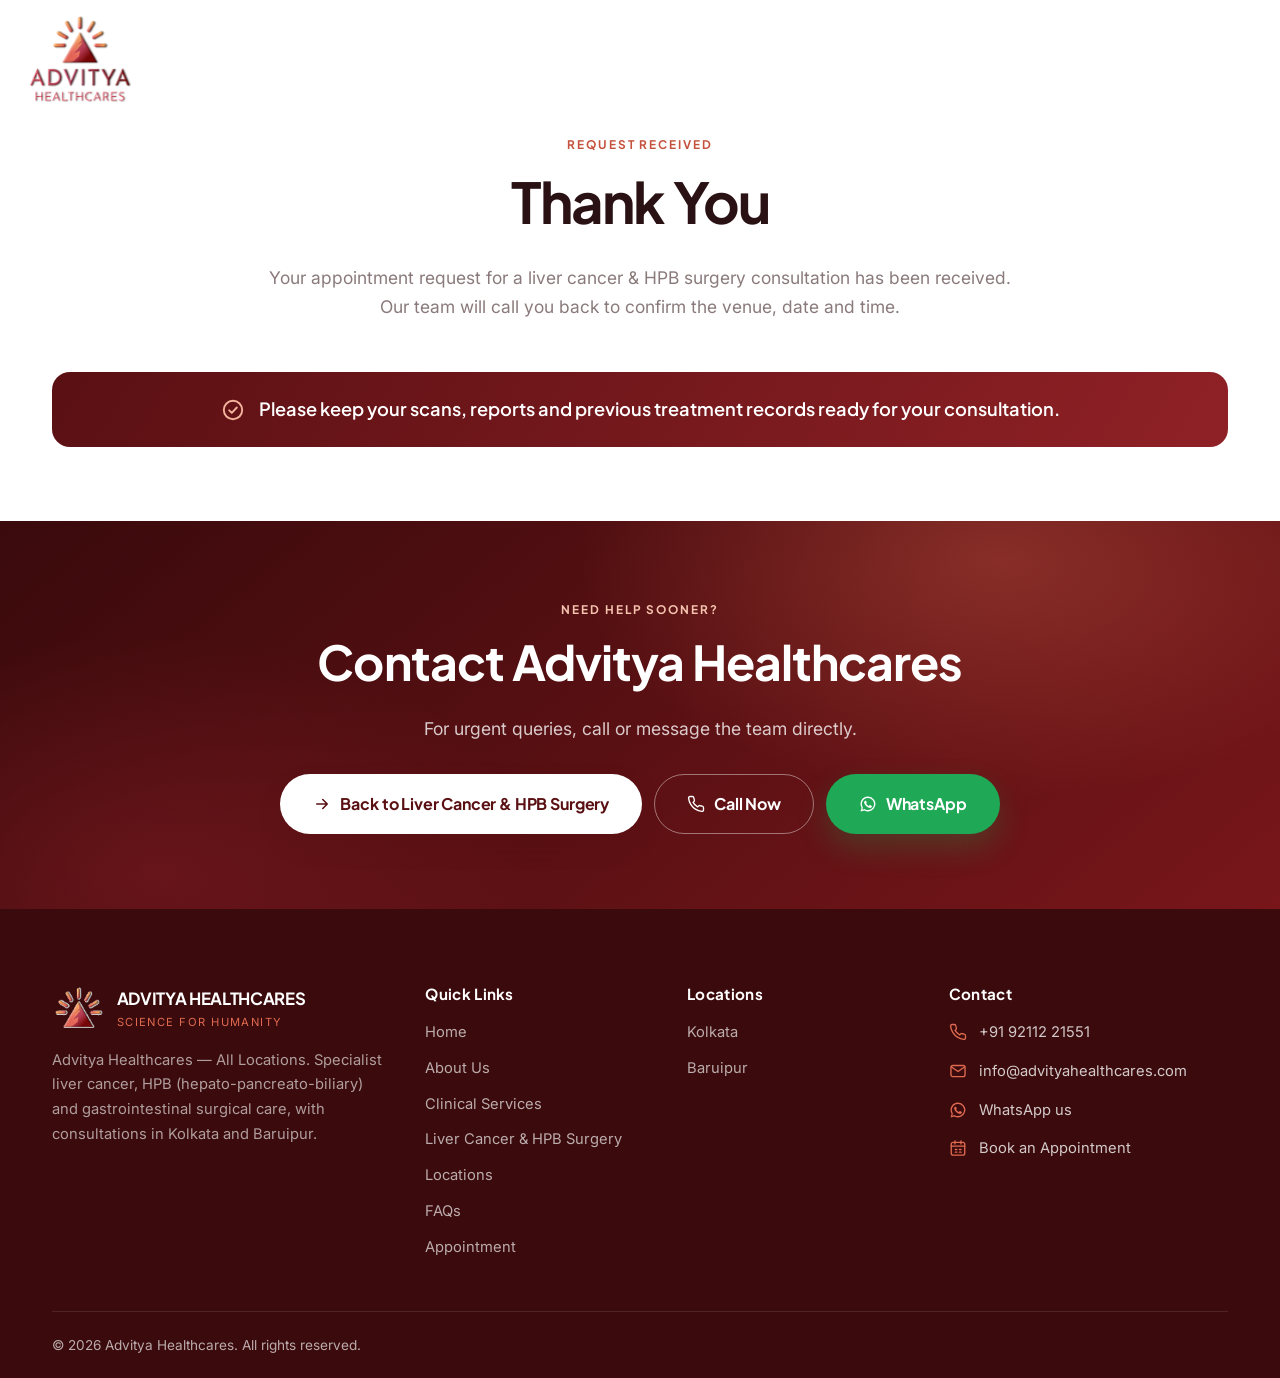
<file: thank-you.html>
<!DOCTYPE html>
<html lang="en">
<head>
<meta charset="utf-8">
<meta name="viewport" content="width=device-width, initial-scale=1, viewport-fit=cover">
<title>Thank You | Liver Cancer &amp; HPB Surgery | Advitya Healthcares</title>
<meta name="description" content="Your appointment request for liver cancer and HPB surgery consultation at Advitya Healthcares has been received. Our team will call back to confirm the venue and time.">
<meta name="robots" content="noindex, follow">
<meta name="theme-color" content="#5A1013">
<link rel="icon" href="images/advitya_logo_nav.png" type="image/png">

<link rel="preconnect" href="https://fonts.googleapis.com">
<link rel="preconnect" href="https://fonts.gstatic.com" crossorigin>
<link href="https://fonts.googleapis.com/css2?family=Inter:wght@400;500;600;700&family=Plus+Jakarta+Sans:wght@600;700;800&display=swap" rel="stylesheet">
<link rel="stylesheet" href="css/style.css">
<script>document.documentElement.className+=" js";</script>
</head>

<body id="top">

<!-- ============ SVG icon sprite ============ -->
<svg width="0" height="0" style="position:absolute" aria-hidden="true" focusable="false">
  <defs>
    <symbol id="i-phone" viewBox="0 0 24 24" fill="none" stroke="currentColor" stroke-width="1.8" stroke-linecap="round" stroke-linejoin="round"><path d="M22 16.9v3a2 2 0 0 1-2.2 2 19.8 19.8 0 0 1-8.6-3.1 19.5 19.5 0 0 1-6-6A19.8 19.8 0 0 1 2.1 4.2 2 2 0 0 1 4.1 2h3a2 2 0 0 1 2 1.7c.1 1 .4 1.9.7 2.8a2 2 0 0 1-.5 2.1L8.1 9.9a16 16 0 0 0 6 6l1.3-1.2a2 2 0 0 1 2.1-.5c.9.3 1.8.6 2.8.7a2 2 0 0 1 1.7 2Z"/></symbol>
    <symbol id="i-calendar" viewBox="0 0 24 24" fill="none" stroke="currentColor" stroke-width="1.8" stroke-linecap="round" stroke-linejoin="round"><rect x="3" y="4.5" width="18" height="17" rx="2.5"/><path d="M3 9.5h18M8 2.5v4M16 2.5v4M8.5 14h2M14 14h2M8.5 17.5h2M14 17.5h2"/></symbol>
    <symbol id="i-wa" viewBox="0 0 24 24" fill="currentColor"><path d="M12 2a9.9 9.9 0 0 0-8.5 15L2 22l5.2-1.4A9.9 9.9 0 1 0 12 2Zm0 18.1a8.1 8.1 0 0 1-4.2-1.2l-.3-.2-3.1.8.8-3-.2-.3A8.1 8.1 0 1 1 12 20.1Zm4.6-5.9c-.3-.1-1.5-.8-1.7-.9s-.4-.1-.6.1-.7.9-.8 1-.3.2-.5.1a6.6 6.6 0 0 1-3.3-2.9c-.2-.4.2-.4.6-1.2a.5.5 0 0 0 0-.5c0-.1-.6-1.4-.8-1.9s-.4-.4-.6-.4h-.5a1 1 0 0 0-.7.3 2.9 2.9 0 0 0-.9 2.2 5.1 5.1 0 0 0 1.1 2.7 11.5 11.5 0 0 0 4.4 3.9c1.6.6 2.2.7 3 .6a2.6 2.6 0 0 0 1.7-1.2 2.1 2.1 0 0 0 .1-1.2c0-.1-.2-.2-.5-.3Z"/></symbol>
    <symbol id="i-check" viewBox="0 0 24 24" fill="none" stroke="currentColor" stroke-width="1.9" stroke-linecap="round" stroke-linejoin="round"><circle cx="12" cy="12" r="9.2"/><path d="m8.2 12.3 2.6 2.6 5-5.4"/></symbol>
    <symbol id="i-mail" viewBox="0 0 24 24" fill="none" stroke="currentColor" stroke-width="1.8" stroke-linecap="round" stroke-linejoin="round"><rect x="2.6" y="4.6" width="18.8" height="14.8" rx="2.5"/><path d="m3.4 6.6 8.6 6 8.6-6"/></symbol>
    <symbol id="i-chevron" viewBox="0 0 24 24" fill="none" stroke="currentColor" stroke-width="2.2" stroke-linecap="round" stroke-linejoin="round"><path d="m6 9.5 6 6 6-6"/></symbol>
    <symbol id="i-arrow" viewBox="0 0 24 24" fill="none" stroke="currentColor" stroke-width="2.1" stroke-linecap="round" stroke-linejoin="round"><path d="M5 12h14M13 6l6 6-6 6"/></symbol>
    <symbol id="i-menu" viewBox="0 0 24 24" fill="none" stroke="currentColor" stroke-width="2" stroke-linecap="round" stroke-linejoin="round"><path d="M4 7h16M4 12h16M4 17h16"/></symbol>
    <symbol id="i-close" viewBox="0 0 24 24" fill="none" stroke="currentColor" stroke-width="2.2" stroke-linecap="round" stroke-linejoin="round"><path d="m6 6 12 12M18 6 6 18"/></symbol>
    <symbol id="i-liver-sm" viewBox="0 0 24 24" fill="none" stroke="currentColor" stroke-width="1.7" stroke-linecap="round" stroke-linejoin="round"><path d="M3.5 10.2c0-3 2.4-5.2 6-5.2h7.4c2.2 0 3.6 1.3 3.6 3s-1.3 3-3.3 3.8l-3.6 1.5c-2.4 1-3.4 3.6-5.9 4.4-1.6.5-3-.4-3.4-2Z"/><path d="M11 5v4.4"/><path d="M14.5 12.5c1.3.9 1.8 2.4 1.4 3.9"/></symbol>
    <symbol id="i-scalpel" viewBox="0 0 24 24" fill="none" stroke="currentColor" stroke-width="1.7" stroke-linecap="round" stroke-linejoin="round"><path d="M14.5 3.2 21 9.7l-8.4 2 2-8.5ZM12.6 11.7 3.4 20.9"/></symbol>
    <symbol id="i-leaf" viewBox="0 0 24 24" fill="none" stroke="currentColor" stroke-width="1.7" stroke-linecap="round" stroke-linejoin="round"><path d="M4 20c0-8 5.6-13.4 16-14-.6 10.4-6 16-14 16Z"/><path d="M4.5 19.5 12 12"/></symbol>
  </defs>
</svg>

<a class="sr-only" href="#main">Skip to main content</a>

<a class="sitelogo" href="index.html" aria-label="Advitya Healthcares - Liver Cancer &amp; HPB Surgery">
  <img src="images/advitya_logo_nav.png" alt="Advitya Healthcares" width="234" height="200">
</a>

<div class="mtools" id="mtools">
  <button class="burger" type="button" id="burger" aria-label="Open menu" aria-expanded="false" aria-controls="drawer">
    <svg><use href="#i-menu"/></svg>
  </button>
</div>

<div class="scrim" id="scrim" hidden></div>

<aside class="drawer" id="drawer" aria-label="Menu" aria-hidden="true">
  <div class="drawer__head">
    <b>Liver Cancer &amp; HPB Surgery</b>
    <button class="drawer__close" type="button" id="drawer-close" aria-label="Close menu"><svg><use href="#i-close"/></svg></button>
  </div>

  <nav class="drawer__links" aria-label="Mobile">
    <a href="index.html#top">Overview</a>
    <a href="index.html#about">About Liver Cancer &amp; HPB Surgery</a>
    <a href="index.html#what-is-liver-cancer">What Is Liver Cancer?</a>
    <a href="index.html#symptoms">Liver Cancer Symptoms</a>

    <div class="acc">
      <button class="acc__btn" type="button" aria-expanded="false" aria-controls="acc-conditions">
        <span><svg aria-hidden="true"><use href="#i-liver-sm"/></svg>Liver Cancer</span>
        <svg class="acc__chev" aria-hidden="true"><use href="#i-chevron"/></svg>
      </button>
      <div class="acc__panel" id="acc-conditions" hidden>
        <a href="index.html#types">Types of Liver Cancer</a>
        <a href="index.html#type-hcc">Hepatocellular Carcinoma</a>
        <a href="index.html#type-icc">Intrahepatic Cholangiocarcinoma</a>
        <a href="index.html#type-metastatic">Secondary / Metastatic Liver Tumours</a>
      </div>
    </div>

    <div class="acc">
      <button class="acc__btn" type="button" aria-expanded="false" aria-controls="acc-treatments">
        <span><svg aria-hidden="true"><use href="#i-scalpel"/></svg>Treatments</span>
        <svg class="acc__chev" aria-hidden="true"><use href="#i-chevron"/></svg>
      </button>
      <div class="acc__panel" id="acc-treatments" hidden>
        <a href="index.html#treatment">Liver Cancer Treatment</a>
        <a href="index.html#surgery">Liver Surgery (Hepatectomy)</a>
        <a href="index.html#hpb">HPB Surgery</a>
      </div>
    </div>

    <div class="acc">
      <button class="acc__btn" type="button" aria-expanded="false" aria-controls="acc-recovery">
        <span><svg aria-hidden="true"><use href="#i-leaf"/></svg>Recovery &amp; Aftercare</span>
        <svg class="acc__chev" aria-hidden="true"><use href="#i-chevron"/></svg>
      </button>
      <div class="acc__panel" id="acc-recovery" hidden>
        <a href="index.html#journey">Treatment Journey</a>
        <a href="index.html#faqs">Frequently Asked Questions</a>
      </div>
    </div>

    <a href="index.html#why">Why Advitya Healthcares</a>
    <a href="index.html#locations">Locations</a>
    <a href="index.html#book">Book an Appointment</a>
  </nav>
</aside>

<main id="main">

<section class="section" aria-labelledby="thanks-title" style="padding-top:calc(var(--section-y) + 56px)">
  <div class="wrap">
    <div class="sec-head sec-head--center reveal">
      <span class="eyebrow">Request received</span>
      <h1 id="thanks-title">Thank You</h1>
      <p class="sec-sub">Your appointment request for a liver cancer &amp; HPB surgery consultation has been received. Our team will call you back to confirm the venue, date and time.</p>
    </div>

    <div class="decide reveal">
      <svg><use href="#i-check"/></svg>
      <p>Please keep your scans, reports and previous treatment records ready for your consultation.</p>
    </div>
  </div>
</section>

<section class="section final" aria-labelledby="final-title">
  <div class="wrap reveal">
    <span class="eyebrow">Need help sooner?</span>
    <h2 id="final-title">Contact Advitya Healthcares</h2>
    <p>For urgent queries, call or message the team directly.</p>
    <div class="btn-row">
      <a class="btn btn--white btn--lg" href="index.html"><svg><use href="#i-arrow"/></svg>Back to Liver Cancer &amp; HPB Surgery</a>
      <a class="btn btn--outline-light btn--lg" href="tel:+919211221551"><svg><use href="#i-phone"/></svg>Call Now</a>
      <a class="btn btn--wa btn--lg" href="https://wa.me/919211221551?text=Hello%2C%20I%20have%20just%20submitted%20an%20appointment%20request%20for%20liver%20cancer%20%2F%20HPB%20surgery." target="_blank" rel="noopener"><svg><use href="#i-wa"/></svg>WhatsApp</a>
    </div>
  </div>
</section>

</main>

<!-- ============ FOOTER ============ -->
<footer class="footer">
  <div class="wrap">
    <div class="footer__grid">
      <div>
        <div class="footer__brand">
          <img src="images/advitya_logo_mark.png" alt="Advitya Healthcares logo" width="147" height="126" loading="lazy">
          <span><b>Advitya Healthcares</b><span>Science for Humanity</span></span>
        </div>
        <p>Advitya Healthcares &mdash; All Locations. Specialist liver cancer, HPB (hepato-pancreato-biliary) and gastrointestinal surgical care, with consultations in Kolkata and Baruipur.</p>
      </div>

      <div>
        <h4>Quick Links</h4>
        <ul class="footer__links">
          <li><a href="https://www.advityahealthcares.com/">Home</a></li>
          <li><a href="https://www.advityahealthcares.com/about">About Us</a></li>
          <li><a href="https://www.advityahealthcares.com/clinical-services">Clinical Services</a></li>
          <li><a href="index.html">Liver Cancer &amp; HPB Surgery</a></li>
          <li><a href="index.html#locations">Locations</a></li>
          <li><a href="index.html#faqs">FAQs</a></li>
          <li><a href="index.html#book">Appointment</a></li>
        </ul>
      </div>

      <div>
        <h4>Locations</h4>
        <ul class="footer__links">
          <li><a href="index.html#locations">Kolkata</a></li>
          <li><a href="index.html#locations">Baruipur</a></li>
        </ul>
      </div>

      <div>
        <h4>Contact</h4>
        <ul class="footer__contact">
          <li><svg><use href="#i-phone"/></svg><a href="tel:+919211221551">+91 92112 21551</a></li>
          <li><svg><use href="#i-mail"/></svg><a href="mailto:info@advityahealthcares.com">info@advityahealthcares.com</a></li>
          <li><svg><use href="#i-wa"/></svg><a href="https://wa.me/919211221551" target="_blank" rel="noopener">WhatsApp us</a></li>
          <li><svg><use href="#i-calendar"/></svg><a href="index.html#book">Book an Appointment</a></li>
        </ul>
      </div>
    </div>


    <div class="footer__bottom">
      <span>&copy; <span id="year">2026</span> Advitya Healthcares. All rights reserved.</span>
    </div>
  </div>
</footer>

<!-- ============ STICKY MOBILE CTA ============ -->
<nav class="mobile-cta" aria-label="Quick contact">
  <a class="is-call" href="tel:+919211221551"><svg><use href="#i-phone"/></svg>Call</a>
  <a class="is-wa" href="https://wa.me/919211221551?text=Hello%2C%20I%20would%20like%20to%20enquire%20about%20liver%20cancer%20%2F%20HPB%20surgery." target="_blank" rel="noopener"><svg><use href="#i-wa"/></svg>WhatsApp</a>
  <a class="is-book" href="index.html#book"><svg><use href="#i-calendar"/></svg>Book Appointment</a>
</nav>

<script src="js/main.js" defer></script>
</body>
</html>
</file>
<file: css/style.css>
/* ==========================================================================
   Advitya Healthcares — Liver Cancer & HPB Surgery
   Design system + page styles
   ========================================================================== */

/* ---------- 1. Tokens ---------- */
:root{
  --navy-900:#3A0A0C;
  --navy-800:#5A1013;
  --navy-700:#78161A;
  --navy-600:#8F2126;
  --blue-600:#9E2430;
  --blue-500:#C24A44;
  --blue-100:#F7E1DF;
  --blue-050:#FDF5F3;
  --teal-600:#C4523C;
  --teal-500:#DF6A50;
  --teal-100:#FBE6DF;
  --amber-700:#B25E09;
  --amber-050:#FFF7EC;
  --ink:#2A1214;
  --body:#5B4F50;
  --muted:#8A7A7B;
  --line:#EFE3E1;
  --line-soft:#F6EEEC;
  --surface:#FFFFFF;
  --surface-2:#FBF7F6;
  --surface-3:#F5EDEB;

  --radius-xs:10px;
  --radius-sm:14px;
  --radius:18px;
  --radius-lg:24px;
  --radius-xl:32px;

  --shadow-xs:0 1px 2px rgba(58,10,12,.06);
  --shadow-sm:0 4px 14px rgba(58,10,12,.06);
  --shadow:0 12px 30px rgba(58,10,12,.08);
  --shadow-lg:0 26px 60px rgba(58,10,12,.12);
  --shadow-blue:0 14px 30px rgba(158,36,48,.24);

  --font-head:'Plus Jakarta Sans','Segoe UI',system-ui,-apple-system,sans-serif;
  --font-body:'Inter','Segoe UI',system-ui,-apple-system,sans-serif;

  --header-h:0px;
  --wrap:1240px;
  --gutter:clamp(18px,4vw,32px);
  --section-y:clamp(54px,5.8vw,90px);
}

/* ---------- 2. Reset / base ---------- */
*,*::before,*::after{box-sizing:border-box}
html{
  -webkit-text-size-adjust:100%;scroll-behavior:smooth;
  scroll-padding-top:calc(var(--header-h) + 14px);
  width:100%;overflow-x:hidden;
}
body{
  margin:0;
  width:100%;
  font-family:var(--font-body);
  font-size:clamp(1rem,1.05vw,1.0625rem);
  line-height:1.68;
  color:var(--body);
  background:var(--surface);
  -webkit-font-smoothing:antialiased;
  overflow-x:hidden;
}
img,svg{max-width:100%;display:block}
img{height:auto}
iframe,video,embed,object{max-width:100%}
/* grid/flex children must be allowed to shrink below their content width */
.wrap > *,.phero__grid > *,.about-band__grid > *,.grid-2 > *,.grid-3 > *,
.tstrip > *,.split > *,.loc-layout > *,.footer__grid > *{min-width:0}
a{color:inherit;text-decoration:none}
button,input,select,textarea{font:inherit;color:inherit}
h1,h2,h3,h4{font-family:var(--font-head);color:var(--ink);margin:0 0 .5em;line-height:1.16;letter-spacing:-.02em;font-weight:700}
h1{font-size:clamp(2.15rem,4.4vw,3.85rem);letter-spacing:-.032em}
h2{font-size:clamp(1.78rem,3vw,2.7rem)}
h3{font-size:clamp(1.15rem,1.5vw,1.4rem);letter-spacing:-.015em}
p{margin:0 0 1rem}
ul{margin:0;padding:0;list-style:none}
:focus-visible{outline:3px solid var(--blue-500);outline-offset:3px;border-radius:6px}
::selection{background:var(--blue-100);color:var(--navy-800)}
.sr-only{position:absolute;width:1px;height:1px;padding:0;margin:-1px;overflow:hidden;clip:rect(0 0 0 0);white-space:nowrap;border:0}

/* ---------- 3. Layout primitives ---------- */
.wrap{width:100%;max-width:var(--wrap);margin-inline:auto;padding-inline:var(--gutter)}
.section{padding-block:var(--section-y)}
.section--tint{background:var(--surface-2)}
.section--soft{background:linear-gradient(180deg,#FFF 0%,var(--surface-2) 100%)}
.sec-head{max-width:760px;margin-bottom:clamp(30px,4vw,52px)}
.sec-head--center{margin-inline:auto;text-align:center}
.eyebrow{
  display:inline-flex;align-items:center;gap:8px;
  font-family:var(--font-head);font-size:.74rem;font-weight:700;
  letter-spacing:.16em;text-transform:uppercase;color:var(--teal-600);
  margin-bottom:14px;
}
.eyebrow::before{content:"";width:22px;height:2px;background:linear-gradient(90deg,var(--teal-500),var(--blue-500));border-radius:2px}
.sec-head--center .eyebrow::before{display:none}
.sec-sub{font-size:clamp(1rem,1.5vw,1.09rem);color:var(--muted);margin:0}
.lead{font-size:clamp(1.02rem,1.6vw,1.14rem);color:var(--body)}

/* ---------- 4. Buttons ---------- */
.btn{
  --btn-bg:var(--blue-600);--btn-fg:#fff;
  display:inline-flex;align-items:center;justify-content:center;gap:9px;
  font-family:var(--font-head);font-weight:700;font-size:.95rem;letter-spacing:-.01em;
  padding:14px 26px;border-radius:999px;border:1.5px solid transparent;
  background:var(--btn-bg);color:var(--btn-fg);cursor:pointer;
  transition:transform .22s cubic-bezier(.2,.7,.3,1),box-shadow .22s,background .22s,color .22s,border-color .22s;
  white-space:nowrap;
}
.btn svg{width:18px;height:18px;flex:none}
.btn:hover{transform:translateY(-2px)}
.btn:active{transform:translateY(0)}
.btn--primary{background:linear-gradient(135deg,var(--blue-600),var(--navy-700));box-shadow:var(--shadow-blue)}
.btn--primary:hover{box-shadow:0 18px 38px rgba(158,36,48,.32)}
.btn--ghost{background:#fff;color:var(--navy-800);border-color:var(--line);box-shadow:var(--shadow-xs)}
.btn--ghost:hover{border-color:var(--blue-500);color:var(--blue-600);box-shadow:var(--shadow-sm)}
.btn--teal{background:linear-gradient(135deg,var(--teal-500),var(--teal-600));box-shadow:0 14px 30px rgba(196,82,60,.26)}
.btn--wa{background:#1FA855;box-shadow:0 14px 30px rgba(31,168,85,.24)}
.btn--outline-light{background:transparent;color:#fff;border-color:rgba(255,255,255,.42)}
.btn--outline-light:hover{background:rgba(255,255,255,.12);border-color:#fff}
.btn--white{background:#fff;color:var(--navy-800);box-shadow:var(--shadow)}
.btn--sm{padding:11px 20px;font-size:.875rem}
.btn--lg{padding:16px 32px;font-size:1rem}
.btn--block{width:100%}
.btn-row{display:flex;flex-wrap:wrap;gap:12px}

/* ---------- 6b. Specialist profile band + booking widget ---------- */
.phero{
  position:relative;color:#fff;
  padding-top:clamp(92px,7.5vw,108px);
  padding-bottom:34px;
  background:linear-gradient(103deg,#480D10 0%,#6A1418 32%,#8A2320 58%,#5A1013 80%,#360A0C 100%);
}
.phero::before{
  content:"";position:absolute;inset:0;pointer-events:none;opacity:.55;
  background:repeating-radial-gradient(circle at 74% 8%,rgba(255,255,255,.16) 0 1px,transparent 1px 30px);
  -webkit-mask-image:radial-gradient(60% 90% at 78% 10%,#000,transparent 72%);
  mask-image:radial-gradient(60% 90% at 78% 10%,#000,transparent 72%);
}
.phero::after{
  content:"";position:absolute;inset:0;pointer-events:none;opacity:.4;
  background:repeating-radial-gradient(circle at 18% 118%,rgba(255,255,255,.12) 0 1px,transparent 1px 38px);
  -webkit-mask-image:radial-gradient(55% 80% at 22% 110%,#000,transparent 70%);
  mask-image:radial-gradient(55% 80% at 22% 110%,#000,transparent 70%);
}
.phero .wrap{max-width:1700px}
.phero__grid{position:relative;z-index:2;display:grid;grid-template-columns:300px minmax(0,1fr) 500px;gap:44px;align-items:start}

.phero__photo{width:300px;height:424px;border-radius:12px;overflow:hidden;background:#6E1418;box-shadow:0 16px 34px rgba(30,6,8,.32)}
.phero__photo img{width:100%;height:100%;object-fit:cover;object-position:50% 50%}

.phero__reg{font-size:.83rem;color:rgba(255,255,255,.78);margin:0 0 10px;letter-spacing:.01em}
.phero__nameline{display:flex;align-items:center;gap:16px;margin-bottom:14px}
.phero h1{color:#fff;font-size:clamp(1.9rem,2.5vw,2.2rem);font-weight:700;margin:0;letter-spacing:-.02em}
.phero__share{
  width:30px;height:30px;flex:none;border:0;background:none;cursor:pointer;color:rgba(255,255,255,.9);
  display:grid;place-items:center;border-radius:50%;transition:background .2s;
}
.phero__share:hover{background:rgba(255,255,255,.14)}
.phero__share svg{width:19px;height:19px}
.facts{display:grid;gap:9px;margin:0 0 18px;max-width:760px}
.facts li{font-size:.95rem;color:rgba(255,255,255,.94);line-height:1.5}
.facts b{font-weight:600}
.phero__rule{height:1px;background:rgba(255,255,255,.28);max-width:920px;margin:0}
.phero__line{display:flex;align-items:center;gap:12px;padding:13px 0;font-size:.93rem;color:#fff;margin:0}
.phero__line > svg{width:17px;height:17px;color:#fff;opacity:.9;flex:none}
.phero__line span{display:inline-flex;align-items:center;gap:9px}
.phero__line span::before{content:"";width:5px;height:5px;border-radius:50%;background:#fff;opacity:.85}
.phero__pill{
  display:inline-flex;align-items:center;gap:12px;margin-top:16px;padding:0;
  font-family:var(--font-body);font-weight:500;font-size:.98rem;color:#fff;
}
.phero__pill i{
  width:34px;height:34px;border-radius:50%;border:1.5px solid rgba(255,255,255,.85);
  display:grid;place-items:center;flex:none;transition:background .2s;
}
.phero__pill i svg{width:16px;height:16px;color:#fff}
.phero__pill:hover i{background:rgba(255,255,255,.18)}

/* booking widget */
.widget{
  position:absolute;top:0;right:0;width:500px;z-index:3;
  background:#fff;border:1px solid #EFE1DF;border-radius:8px;
  box-shadow:0 18px 44px rgba(30,6,8,.22);overflow:hidden;
}
.widget__head{padding:19px 26px;background:#FBF5F4;border-bottom:1px solid #EFE1DF}
.widget__head h2{margin:0;font-size:1.14rem;font-weight:700;color:var(--ink);letter-spacing:-.01em}
.widget__body{padding:20px 26px 22px}
.widget__label{display:block;font-family:var(--font-head);font-weight:700;font-size:1rem;color:var(--ink);margin:0 0 12px}
.radios{display:grid;gap:12px;margin-bottom:20px}
.radio{display:flex;gap:11px;align-items:flex-start;cursor:pointer;font-size:.94rem;color:var(--body)}
.radio input{
  appearance:none;-webkit-appearance:none;width:17px;height:17px;border-radius:50%;flex:none;margin:2px 0 0;
  border:1.6px solid #D3BDBB;background:#fff;transition:border-color .2s,box-shadow .2s;
}
.radio input:checked{border-color:var(--blue-600);box-shadow:inset 0 0 0 3.5px var(--blue-600)}
.radio input:focus-visible{outline:3px solid var(--blue-500);outline-offset:2px}
.radio span{line-height:1.45}
.radio span b{display:block;font-family:var(--font-body);font-weight:600;color:var(--navy-800);font-size:.94rem}
.radio span small{color:var(--muted);font-size:.81rem}
.radio input:checked ~ span b{color:var(--blue-600)}

.picker{display:flex;align-items:center;gap:6px;margin-bottom:20px}
.picker__btn{
  width:26px;height:40px;flex:none;border:0;background:none;cursor:pointer;color:#A5908F;
  display:grid;place-items:center;transition:color .2s;
}
.picker__btn:hover:not(:disabled){color:var(--blue-600)}
.picker__btn:disabled{opacity:.35;cursor:default}
.picker__btn svg{width:17px;height:17px}
.picker__btn--prev svg{transform:rotate(180deg)}
.picker__track{display:flex;gap:9px;overflow-x:auto;scroll-behavior:smooth;scrollbar-width:none;padding:2px 0}
.picker__track::-webkit-scrollbar{display:none}
.slot{
  flex:none;width:66px;border:1px solid #EFE1DF;background:#fff;border-radius:8px;
  padding:9px 4px;cursor:pointer;text-align:center;font-family:var(--font-body);
  transition:border-color .2s,background .2s,color .2s;
}
.slot:hover{border-color:var(--blue-500)}
.slot small{display:block;font-size:.78rem;font-weight:500;color:#93807F;line-height:1.3}
.slot b{display:block;font-size:1.06rem;font-weight:700;color:var(--ink);line-height:1.3}
.slot[aria-pressed="true"]{background:#9E2430;border-color:#9E2430}
.slot[aria-pressed="true"] small{color:rgba(255,255,255,.86)}
.slot[aria-pressed="true"] b{color:#fff}
.slot--time{width:70px;padding:8px 4px}
.slot--time b{font-size:.98rem}
.slot--time small{font-size:.8rem}
.widget__note{margin:0;font-size:.74rem;color:#A5908F;line-height:1.5}
.widget__actions{display:grid;grid-template-columns:1fr 1fr}
.widget__actions a,.widget__actions button{
  display:flex;align-items:center;justify-content:center;gap:9px;padding:17px 12px;border:0;cursor:pointer;
  font-family:var(--font-head);font-weight:700;font-size:.98rem;transition:filter .2s,background .2s,color .2s;
}
.widget__actions svg{width:17px;height:17px}
.widget__book{background:linear-gradient(135deg,#DF6A50,#9E2430);color:#fff}
.widget__book:hover{filter:brightness(1.05)}
.widget__book svg{width:15px;height:15px}
.widget__call{background:#fff;color:var(--navy-700);border-left:1px solid #EFE1DF}
.widget__call:hover{color:var(--blue-600);background:#FDF5F3}

/* about band under the profile band, clear of the overlapping widget */
.about-band{padding-block:clamp(40px,4.4vw,62px) clamp(40px,4.6vw,66px)}
.about-band .wrap{max-width:1700px}
.about-band__grid{display:grid;grid-template-columns:minmax(0,1fr) 546px;gap:46px;align-items:start}
.about h2{font-family:var(--font-head);font-size:clamp(1.6rem,2.4vw,2.1rem);font-weight:400;color:var(--ink);margin:0 0 24px;letter-spacing:-.01em}
.about h2 em{font-style:normal;font-weight:800}
.about p{color:var(--body);font-size:1rem;line-height:1.72;max-width:74ch}
.about a.inline{color:var(--blue-600);text-decoration:underline;text-underline-offset:3px;text-decoration-thickness:1px}
.about__more{max-height:0;overflow:hidden;transition:max-height .4s ease}
.about__more.is-open{max-height:1400px}
.about__actions{display:flex;flex-wrap:wrap;align-items:center;gap:22px;margin-top:22px}
.about__toggle{
  border:0;background:none;cursor:pointer;display:inline-flex;align-items:center;gap:8px;
  font-family:var(--font-head);font-weight:700;font-size:.98rem;color:var(--blue-600);padding:0;
}
.about__toggle svg{width:15px;height:15px;transform:rotate(0);transition:transform .3s}
.about__toggle[aria-expanded="true"] svg{transform:rotate(180deg)}
.about__ask{
  display:inline-flex;align-items:center;gap:10px;background:var(--navy-700);color:#fff;
  border-radius:999px;padding:15px 28px;font-family:var(--font-head);font-weight:700;font-size:.98rem;
  transition:background .22s,transform .22s;
}
.about__ask:hover{background:var(--navy-800);transform:translateY(-2px)}
.about__ask svg{width:15px;height:15px}

/* ---------- 7. Trust bar ---------- */
.trustbar__grid{display:grid;grid-template-columns:repeat(4,1fr);gap:clamp(14px,1.6vw,22px)}
.tcard{
  background:#fff;border:1px solid var(--line);border-radius:var(--radius-lg);
  padding:clamp(20px,2.2vw,28px);box-shadow:var(--shadow);
  transition:transform .28s cubic-bezier(.2,.7,.3,1),box-shadow .28s,border-color .28s;
}
.tcard:hover{transform:translateY(-5px);box-shadow:var(--shadow-lg);border-color:var(--blue-100)}
.tcard h3{margin-bottom:.35em;font-size:1.02rem}
.tcard p{margin:0;font-size:.92rem;color:var(--muted);line-height:1.6}
.icon-tile{
  width:50px;height:50px;border-radius:15px;display:grid;place-items:center;margin-bottom:16px;
  background:linear-gradient(140deg,var(--blue-100),var(--teal-100));color:var(--blue-600);
}
.icon-tile svg{width:24px;height:24px}
.icon-tile--teal{background:linear-gradient(140deg,var(--teal-100),#FBEDE4);color:var(--teal-600)}

/* ---------- 7b. Profile band + appointment card (Apollo-style) ---------- */
.profile-band{padding-block:clamp(30px,4vw,56px) clamp(48px,6vw,86px);background:linear-gradient(180deg,#FEF9F8 0%,var(--surface-2) 100%)}
.profile{display:grid;grid-template-columns:1.22fr .88fr;gap:clamp(20px,2.4vw,30px);align-items:start}
.pcard{
  background:#fff;border:1px solid var(--line);border-radius:var(--radius-lg);
  padding:clamp(24px,2.8vw,34px);box-shadow:var(--shadow-sm);
}
.pcard__head{padding-bottom:20px;border-bottom:1px solid var(--line-soft);margin-bottom:24px}
.pcard h2{font-size:clamp(1.42rem,2.2vw,1.86rem);margin-bottom:.25em}
.pcard__org{font-family:var(--font-head);font-weight:700;color:var(--blue-600);font-size:1.02rem;margin:0 0 4px}
.pcard__sub{margin:0;color:var(--muted);font-size:.96rem}
.pmeta{display:grid;grid-template-columns:repeat(2,1fr);gap:clamp(16px,1.8vw,22px)}
.pmeta__item{display:flex;gap:14px;align-items:flex-start;padding-left:16px;border-left:3px solid var(--teal-100)}
.pmeta__item:hover{border-left-color:var(--teal-500)}
.pmeta__item svg{width:20px;height:20px;color:var(--blue-600);flex:none;margin-top:4px}
.pmeta__label{display:block;font-family:var(--font-head);font-size:.7rem;font-weight:800;letter-spacing:.14em;text-transform:uppercase;color:var(--muted)}
.pmeta__value{font-family:var(--font-head);font-weight:700;color:var(--navy-800);font-size:.98rem;line-height:1.42}
.pchips{display:flex;flex-wrap:wrap;gap:8px;margin-top:24px;padding-top:22px;border-top:1px solid var(--line-soft)}
.pchips__label{width:100%;font-family:var(--font-head);font-size:.7rem;font-weight:800;letter-spacing:.14em;text-transform:uppercase;color:var(--muted);margin-bottom:2px}
.pnote{display:flex;gap:12px;align-items:flex-start;margin-top:24px;padding-top:20px;border-top:1px solid var(--line-soft);font-size:.9rem;color:var(--muted)}
.pnote svg{width:18px;height:18px;color:var(--blue-600);flex:none;margin-top:3px}

.bookcard{
  position:sticky;top:calc(var(--header-h) + 18px);
  background:#fff;border:1px solid var(--line);border-radius:var(--radius-lg);
  box-shadow:var(--shadow-lg);overflow:hidden;
}
.bookcard__head{
  padding:clamp(20px,2.2vw,26px);color:rgba(255,255,255,.82);
  background:radial-gradient(380px 240px at 12% 0%,rgba(223,106,80,.42),transparent 60%),linear-gradient(145deg,#05192C 0%,var(--navy-800) 55%,#0B3358 100%);
  border-bottom:3px solid var(--teal-500);
}
.bookcard__head h2{color:#fff;font-size:clamp(1.24rem,1.9vw,1.5rem);margin-bottom:.3em}
.bookcard__head p{margin:0;font-size:.92rem;color:rgba(255,255,255,.76)}
.bookcard__body{padding:clamp(20px,2.2vw,26px)}
.bookcard .form-grid{gap:14px}
.bookcard .form-actions{margin-top:18px;gap:10px}
.bookcard .btn{width:100%}
.bookcard__alt{display:grid;grid-template-columns:1fr 1fr;gap:10px}
.bookcard__alt .btn{padding:12px 16px;font-size:.88rem}

.bookcard--static{position:static;box-shadow:var(--shadow)}
.bookcard__head h3{color:#fff;font-size:clamp(1.2rem,1.8vw,1.42rem);margin-bottom:.3em}
.pcard__head h3{font-size:clamp(1.24rem,1.9vw,1.5rem);margin-bottom:.25em}

/* ---------- 13b. Patient experience strip ---------- */
.tstrip{display:grid;grid-template-columns:repeat(4,1fr);gap:clamp(14px,1.8vw,22px)}
.tstrip__item{
  background:#fff;border:1px solid var(--line);border-radius:var(--radius);
  padding:clamp(20px,2.2vw,28px);border-top:3px solid var(--teal-500);
  transition:transform .28s cubic-bezier(.2,.7,.3,1),box-shadow .28s;
}
.tstrip__item:hover{transform:translateY(-4px);box-shadow:var(--shadow)}
.tstrip__item h3{font-size:1.06rem;margin-bottom:.35em}
.tstrip__item p{margin:0;font-size:.92rem;color:var(--muted)}

/* ---------- 8. Symptom cards ---------- */
.grid-3{display:grid;grid-template-columns:repeat(3,1fr);gap:clamp(16px,2vw,24px)}
.grid-2{display:grid;grid-template-columns:repeat(2,1fr);gap:clamp(18px,2.4vw,28px)}
.scard{
  position:relative;background:#fff;border:1px solid var(--line);border-radius:var(--radius-lg);
  padding:clamp(22px,2.4vw,30px);overflow:hidden;
  transition:transform .28s cubic-bezier(.2,.7,.3,1),box-shadow .28s,border-color .28s;
}
.scard::before{
  content:"";position:absolute;left:0;top:0;bottom:0;width:3px;border-radius:3px;
  background:linear-gradient(180deg,var(--blue-500),var(--teal-500));
  transform:scaleY(0);transform-origin:top;transition:transform .3s ease;
}
.scard:hover{transform:translateY(-5px);box-shadow:var(--shadow);border-color:var(--blue-100)}
.scard:hover::before{transform:scaleY(1)}
.scard h3{margin-bottom:.4em}
.scard p{margin:0;font-size:.94rem;color:var(--muted)}

.alert{
  display:flex;gap:20px;align-items:flex-start;margin-top:clamp(20px,2.6vw,30px);
  background:var(--amber-050);border:1px solid #F6DFC0;border-left:5px solid var(--amber-700);
  border-radius:var(--radius);padding:clamp(20px,2.4vw,28px);
}
.alert__icon{width:46px;height:46px;border-radius:14px;background:#fff;display:grid;place-items:center;color:var(--amber-700);flex:none;box-shadow:var(--shadow-xs)}
.alert__icon svg{width:24px;height:24px}
.alert h3{color:#8A4708;margin-bottom:.3em}
.alert p{margin:0 0 14px;color:#7A4B18;font-size:.96rem}
.alert .btn{--btn-bg:var(--amber-700)}

/* ---------- 9. Types of hernia ---------- */
.type-card{
  display:flex;flex-direction:column;background:#fff;border:1px solid var(--line);
  border-radius:var(--radius-lg);padding:clamp(22px,2.4vw,28px);height:100%;
  transition:transform .28s cubic-bezier(.2,.7,.3,1),box-shadow .28s,border-color .28s;
}
.type-card:hover{transform:translateY(-6px);box-shadow:var(--shadow-lg);border-color:transparent}
.type-card__art{
  width:88px;height:88px;border-radius:22px;margin-bottom:18px;display:grid;place-items:center;
  background:linear-gradient(140deg,var(--blue-050),var(--teal-100));
}
.type-card__art svg{width:auto;height:64px}
.type-card p{font-size:.93rem;color:var(--muted);margin-bottom:18px}
.type-card__link{
  margin-top:auto;display:inline-flex;align-items:center;gap:7px;
  font-family:var(--font-head);font-weight:700;font-size:.87rem;color:var(--blue-600);
}
.type-card__link svg{width:15px;height:15px;transition:transform .25s}
.type-card:hover .type-card__link svg{transform:translateX(4px)}
.type-note{margin-top:26px;text-align:center;font-size:.92rem;color:var(--muted)}

/* ---------- 10. What is a hernia ---------- */
.split{display:grid;grid-template-columns:.95fr 1.05fr;gap:clamp(30px,5vw,64px);align-items:center}
.anatomy{
  margin:0;background:linear-gradient(160deg,#F4F9FF,#E9F6F4);border:1px solid var(--line);
  border-radius:var(--radius-xl);padding:clamp(20px,3vw,34px);box-shadow:var(--shadow-sm);
}
.anatomy figcaption{margin-top:14px;font-size:.82rem;color:var(--muted);text-align:center}
.note{
  display:flex;gap:14px;align-items:flex-start;margin-top:26px;background:var(--blue-050);
  border:1px solid var(--blue-100);border-radius:var(--radius);padding:18px 20px;
}
.note svg{width:20px;height:20px;color:var(--blue-600);flex:none;margin-top:2px}
.note p{margin:0;font-size:.9rem;color:var(--navy-700)}
.factlist{display:grid;gap:12px;margin:24px 0 0}
.factlist li{display:flex;gap:12px;align-items:flex-start;font-size:.96rem}
.factlist svg{width:20px;height:20px;color:var(--teal-600);flex:none;margin-top:3px}

/* ---------- 11. Why choose (dark) ---------- */
.why{
  position:relative;color:rgba(255,255,255,.78);overflow:hidden;
  background:
    radial-gradient(760px 420px at 82% 6%,rgba(223,106,80,.28),transparent 62%),
    radial-gradient(680px 420px at 6% 92%,rgba(158,36,48,.30),transparent 62%),
    linear-gradient(150deg,var(--navy-900),var(--navy-800) 60%,#7A1B1C);
}
.why::after{
  content:"";position:absolute;inset:0;opacity:.35;pointer-events:none;
  background-image:linear-gradient(rgba(255,255,255,.05) 1px,transparent 1px),linear-gradient(90deg,rgba(255,255,255,.05) 1px,transparent 1px);
  background-size:64px 64px;
  -webkit-mask-image:radial-gradient(70% 60% at 50% 40%,#000,transparent 78%);
  mask-image:radial-gradient(70% 60% at 50% 40%,#000,transparent 78%);
}
.why > *{position:relative;z-index:1}
.why h2{color:#fff}
.why .eyebrow{color:#F6C3B0}
.why .sec-sub{color:rgba(255,255,255,.72);font-family:var(--font-head);font-weight:600}
.wcard{
  background:rgba(255,255,255,.055);border:1px solid rgba(255,255,255,.13);
  border-radius:var(--radius-lg);padding:clamp(22px,2.4vw,30px);
  transition:transform .3s cubic-bezier(.2,.7,.3,1),background .3s,border-color .3s;
}
.wcard:hover{transform:translateY(-6px);background:rgba(255,255,255,.1);border-color:rgba(223,106,80,.5)}
.wcard h3{color:#fff;margin-bottom:.4em}
.wcard p{margin:0;font-size:.93rem;color:rgba(255,255,255,.72)}
.wcard .icon-tile{background:linear-gradient(140deg,rgba(223,106,80,.28),rgba(194,74,68,.24));color:#F3B39C}
.counters{
  display:grid;grid-template-columns:repeat(4,1fr);gap:18px;margin-top:clamp(30px,4vw,52px);
  padding-top:clamp(28px,3.4vw,42px);border-top:1px solid rgba(255,255,255,.14);
}
.counter b{display:block;font-family:var(--font-head);font-size:clamp(1.9rem,3.6vw,2.7rem);font-weight:800;color:#fff;letter-spacing:-.03em;line-height:1.1}
.counter span{font-size:.86rem;color:rgba(255,255,255,.66)}

/* ---------- 12. Surgical options ---------- */
.ocard{
  position:relative;background:#fff;border:1px solid var(--line);border-radius:var(--radius-xl);
  padding:clamp(26px,3vw,38px);box-shadow:var(--shadow-sm);overflow:hidden;
  transition:transform .3s cubic-bezier(.2,.7,.3,1),box-shadow .3s;
}
.ocard:hover{transform:translateY(-5px);box-shadow:var(--shadow-lg)}
.ocard__top{position:absolute;inset:0 0 auto;height:5px;background:linear-gradient(90deg,var(--blue-600),var(--teal-500))}
.ocard__tag{display:inline-block;font-family:var(--font-head);font-size:.7rem;font-weight:800;letter-spacing:.14em;text-transform:uppercase;color:var(--teal-600);background:var(--teal-100);padding:6px 12px;border-radius:999px;margin-bottom:16px}
.ocard h3{font-size:clamp(1.28rem,2.1vw,1.6rem);margin-bottom:.45em}
.ocard p{font-size:.98rem}
.ocard ul{display:grid;gap:10px;margin-top:18px;padding-top:18px;border-top:1px solid var(--line-soft)}
.ocard li{display:flex;gap:11px;align-items:flex-start;font-size:.92rem;color:var(--muted)}
.ocard li svg{width:18px;height:18px;color:var(--blue-600);flex:none;margin-top:3px}
.decide{
  display:flex;flex-wrap:wrap;align-items:center;justify-content:center;gap:14px;text-align:center;
  margin-top:clamp(20px,2.6vw,30px);background:linear-gradient(120deg,var(--navy-800),var(--navy-600));
  color:#fff;border-radius:var(--radius);padding:22px 28px;
}
.decide svg{width:24px;height:24px;color:#F3B39C;flex:none}
.decide p{margin:0;font-family:var(--font-head);font-weight:600;font-size:clamp(1rem,1.7vw,1.14rem)}

/* ---------- 13. Journey timeline ---------- */
.timeline{position:relative;list-style:none;display:grid;grid-template-columns:repeat(6,1fr);gap:clamp(12px,1.4vw,20px);margin-top:clamp(26px,3vw,40px)}
.timeline::before{
  content:"";position:absolute;left:8%;right:8%;top:30px;height:2px;border-radius:2px;
  background:linear-gradient(90deg,var(--blue-100),var(--blue-500),var(--teal-500));
}
.step{position:relative;text-align:center}
.step__num{
  position:relative;z-index:2;width:60px;height:60px;margin:0 auto 18px;border-radius:50%;
  display:grid;place-items:center;background:#fff;border:2px solid var(--blue-100);
  font-family:var(--font-head);font-weight:800;font-size:1.02rem;color:var(--blue-600);
  box-shadow:var(--shadow-sm);transition:transform .3s,border-color .3s,background .3s,color .3s;
}
.step:hover .step__num{transform:translateY(-4px) scale(1.05);background:linear-gradient(140deg,var(--blue-600),var(--navy-700));color:#fff;border-color:transparent}
.step h3{font-size:1rem;margin-bottom:.3em}
.step p{font-size:.86rem;color:var(--muted);margin:0}

/* ---------- 16. Appointment ---------- */
.appt{display:grid;grid-template-columns:.85fr 1.15fr;border-radius:var(--radius-xl);overflow:hidden;box-shadow:var(--shadow-lg);background:#fff}
.appt__aside{
  position:relative;padding:clamp(28px,3.4vw,46px);color:rgba(255,255,255,.8);overflow:hidden;
  background:radial-gradient(600px 400px at 20% 0%,rgba(223,106,80,.34),transparent 60%),linear-gradient(160deg,var(--navy-900),var(--navy-700));
}
.appt__aside h2{color:#fff;font-size:clamp(1.5rem,2.6vw,2.05rem)}
.appt__aside .eyebrow{color:var(--teal-500)}
.appt__aside p{color:rgba(255,255,255,.74);font-size:.98rem}
.appt__list{display:grid;gap:16px;margin-top:28px;padding-top:26px;border-top:1px solid rgba(255,255,255,.15)}
.appt__list li{display:flex;gap:14px;align-items:flex-start}
.appt__list svg{width:20px;height:20px;color:#F3B39C;flex:none;margin-top:3px}
.appt__list b{display:block;font-family:var(--font-head);color:#fff;font-size:.95rem;font-weight:700}
.appt__list span,.appt__list a{font-size:.9rem;color:rgba(255,255,255,.74)}
.appt__list a:hover{color:#fff}
.appt__form{padding:clamp(26px,3.2vw,44px)}
.form-grid{display:grid;grid-template-columns:1fr 1fr;gap:16px}
.field{display:flex;flex-direction:column;gap:7px}
.field--full{grid-column:1/-1}
.field label{font-family:var(--font-head);font-size:.84rem;font-weight:700;color:var(--navy-800)}
.field label span{color:var(--blue-600)}
.field input,.field select,.field textarea{
  width:100%;padding:13px 15px;border:1.5px solid var(--line);border-radius:var(--radius-xs);
  background:var(--surface-2);font-size:.95rem;transition:border-color .2s,background .2s,box-shadow .2s;
}
.field textarea{resize:vertical;min-height:96px}
.field input:focus,.field select:focus,.field textarea:focus{
  outline:none;border-color:var(--blue-500);background:#fff;box-shadow:0 0 0 4px rgba(194,74,68,.14);
}
.form-actions{display:flex;flex-wrap:wrap;gap:12px;align-items:center;margin-top:22px}
.form-note{font-size:.8rem;color:var(--muted);margin:16px 0 0}
.form-status{margin-top:14px;font-size:.9rem;font-weight:600;color:var(--teal-600);display:none}
.form-status.is-visible{display:block}

/* ---------- 17. FAQ ---------- */
.faq{max-width:900px;margin-inline:auto}
.faq__item h3{margin:0;font-size:inherit}
.faq__item{background:#fff;border:1px solid var(--line);border-radius:var(--radius);margin-bottom:12px;overflow:hidden;transition:box-shadow .25s,border-color .25s}
.faq__item.is-open{box-shadow:var(--shadow);border-color:var(--blue-100)}
.faq__q{
  width:100%;display:flex;align-items:center;justify-content:space-between;gap:18px;text-align:left;
  background:none;border:0;cursor:pointer;padding:20px clamp(18px,2.2vw,26px);
  font-family:var(--font-head);font-weight:700;font-size:clamp(.98rem,1.5vw,1.06rem);color:var(--navy-800);
}
.faq__q:hover{color:var(--blue-600)}
.faq__icon{width:32px;height:32px;border-radius:50%;background:var(--blue-050);color:var(--blue-600);display:grid;place-items:center;flex:none;transition:transform .3s,background .3s,color .3s}
.faq__icon svg{width:16px;height:16px}
.faq__item.is-open .faq__icon{transform:rotate(180deg);background:var(--blue-600);color:#fff}
.faq__a{max-height:0;overflow:hidden;transition:max-height .34s ease}
.faq__a p{margin:0;padding:0 clamp(18px,2.2vw,26px) 22px;font-size:.95rem;color:var(--muted)}

/* ---------- 18. Final CTA ---------- */
.final{
  position:relative;overflow:hidden;text-align:center;color:rgba(255,255,255,.82);
  background:
    radial-gradient(700px 400px at 78% 10%,rgba(223,106,80,.32),transparent 60%),
    radial-gradient(620px 380px at 12% 90%,rgba(158,36,48,.3),transparent 62%),
    linear-gradient(140deg,var(--navy-900),var(--navy-700));
}
.final .eyebrow::before{display:none}
.final .eyebrow{color:#F6C3B0}
.final h2{color:#fff;font-size:clamp(1.9rem,4vw,3rem)}
.final p{max-width:620px;margin:0 auto 30px;font-size:clamp(1rem,1.6vw,1.1rem);color:rgba(255,255,255,.78)}
.final .btn-row{justify-content:center}

/* ---------- 19. Footer ---------- */
.footer{background:var(--navy-900);color:rgba(255,255,255,.66);padding-top:clamp(48px,6vw,76px);font-size:.92rem}
.footer__grid{display:grid;grid-template-columns:1.5fr 1fr 1fr 1.25fr;gap:clamp(24px,3vw,44px)}
.footer h4{font-family:var(--font-head);color:#fff;font-size:.95rem;font-weight:700;letter-spacing:.02em;margin:0 0 18px}
.footer__brand{display:flex;align-items:center;gap:11px;margin-bottom:16px}
.footer__brand img{height:46px;width:auto}
.footer__brand b{font-family:var(--font-head);color:#fff;font-size:1.05rem;display:block;letter-spacing:-.02em}
.footer__brand span{font-size:.7rem;letter-spacing:.13em;text-transform:uppercase;color:var(--teal-500)}
.footer p{color:rgba(255,255,255,.6);max-width:38ch}
.footer__links{display:grid;gap:11px}
.footer__links a{color:rgba(255,255,255,.66);transition:color .2s,padding-left .2s}
.footer__links a:hover{color:#fff;padding-left:4px}
.footer__contact{display:grid;gap:14px}
.footer__contact li{display:flex;gap:12px;align-items:flex-start}
.footer__contact svg{width:18px;height:18px;color:var(--teal-500);flex:none;margin-top:3px}
.footer__contact a{color:rgba(255,255,255,.78)}
.footer__contact a:hover{color:#fff}
.footer__bottom{
  margin-top:clamp(34px,4vw,54px);padding-block:22px;border-top:1px solid rgba(255,255,255,.1);
  display:flex;flex-wrap:wrap;gap:12px 26px;align-items:center;justify-content:space-between;font-size:.85rem;
}
.footer__legal{display:flex;flex-wrap:wrap;gap:8px 22px}
.footer__legal a:hover{color:#fff}
.disclaimer{
  max-width:none;margin-top:22px;padding:16px 18px;border-radius:var(--radius-xs);
  background:rgba(255,255,255,.05);font-size:.8rem;color:rgba(255,255,255,.55);line-height:1.6;
}

/* ---------- 20. Sticky mobile CTA ---------- */
.mobile-cta{
  position:fixed;left:0;right:0;bottom:0;z-index:850;display:none;
  grid-template-columns:repeat(3,1fr);gap:1px;background:var(--line);
  border-top:1px solid var(--line);box-shadow:0 -8px 24px rgba(58,10,12,.1);
  padding-bottom:env(safe-area-inset-bottom);
}
.mobile-cta a{
  display:flex;flex-direction:column;align-items:center;justify-content:center;gap:4px;
  background:#fff;padding:10px 6px;font-family:var(--font-head);font-weight:700;font-size:.74rem;color:var(--navy-800);
}
.mobile-cta a svg{width:19px;height:19px}
.mobile-cta a.is-call svg{color:var(--teal-600)}
.mobile-cta a.is-wa svg{color:#1FA855}
.mobile-cta a.is-book{background:linear-gradient(135deg,var(--blue-600),var(--navy-700));color:#fff}

/* ---------- 21. Scroll reveal ---------- */
.js .reveal{opacity:0;transform:translateY(24px);transition:opacity .6s ease,transform .6s cubic-bezier(.2,.7,.3,1)}
.js .reveal.is-in{opacity:1;transform:none}
@media (prefers-reduced-motion:reduce){
  *,*::before,*::after{animation-duration:.001ms !important;animation-iteration-count:1 !important;transition-duration:.001ms !important;scroll-behavior:auto !important}
  .js .reveal{opacity:1;transform:none}
}

/* ---------- 22. Responsive ---------- */
@media (max-width:1180px){
  .phero__grid{grid-template-columns:180px minmax(0,1fr) 360px}
  .widget{width:360px}
  .about-band__grid{grid-template-columns:minmax(0,1fr) 360px}
}
@media (max-width:1024px){
  .phero__grid{grid-template-columns:170px minmax(0,1fr)}
  .widget{position:static;width:auto;max-width:520px;grid-column:1/-1;margin-top:10px}
  .about-band__grid{grid-template-columns:1fr}
  .about-band{padding-block:clamp(38px,5vw,60px)}
}
@media (max-width:1100px){
  .profile{grid-template-columns:1fr}
  .bookcard{position:static}
  .tstrip{grid-template-columns:repeat(2,1fr)}
}
@media (max-width:1024px){
  .trustbar__grid{grid-template-columns:repeat(2,1fr)}
  .grid-3{grid-template-columns:repeat(2,1fr)}
  .split{grid-template-columns:1fr;gap:34px}
  .timeline{grid-template-columns:repeat(3,1fr);gap:26px 16px}
  .timeline::before{display:none}
  .appt{grid-template-columns:1fr}
  .footer__grid{grid-template-columns:1fr 1fr}
  .counters{grid-template-columns:repeat(2,1fr);gap:26px 18px}
}
@media (max-width:760px){
  body{padding-bottom:66px}
  .phero__grid{grid-template-columns:1fr;gap:20px}
  .phero__photo{max-width:200px;aspect-ratio:3/3.5}
  .widget{max-width:none}
  .phero__rule{max-width:none}
  .mobile-cta{display:grid}
  .trustbar__grid,.grid-3,.grid-2,.tstrip{grid-template-columns:1fr}
  .pmeta{grid-template-columns:1fr}
  .bookcard__alt{grid-template-columns:1fr}
  .timeline{grid-template-columns:1fr;gap:0;text-align:left;padding-left:8px}
  .step{display:grid;grid-template-columns:60px 1fr;gap:0 18px;text-align:left;padding-bottom:26px}
  .step::before{content:"";position:absolute;left:29px;top:66px;bottom:8px;width:2px;background:linear-gradient(180deg,var(--blue-100),var(--teal-100))}
  .step:last-child::before{display:none}
  .step__num{margin:0}
  .step h3{grid-column:2;align-self:center;margin-bottom:.2em}
  .step p{grid-column:2}
  .alert{flex-direction:column;gap:14px}
  .form-grid{grid-template-columns:1fr}
  .footer__grid{grid-template-columns:1fr;gap:32px}
  .footer__bottom{flex-direction:column;align-items:flex-start}
  .decide{flex-direction:column;gap:10px}
  .btn{width:100%}
  .btn-row{flex-direction:column;align-items:stretch}
}
@media (max-width:400px){
  .widget__actions a,.widget__actions button{font-size:.86rem;padding:15px 6px;gap:6px}
  .slot--time{min-width:74px}
  :root{--gutter:16px}
  .mobile-cta a{font-size:.68rem}
}


/* ---------- 23. Profile band responsive ---------- */
@media (max-width:1400px){
  .phero .wrap,.about-band .wrap{max-width:1240px}
  .phero__grid{grid-template-columns:280px minmax(0,1fr) 460px;gap:36px}
  .phero__photo{width:280px;height:396px}
  .widget{width:460px}
  .about-band__grid{grid-template-columns:minmax(0,1fr) 500px;gap:36px}
}
@media (max-width:1180px){
  .phero__grid{grid-template-columns:248px minmax(0,1fr) 404px;gap:24px}
  .phero__photo{width:248px;height:350px}
  .widget{width:404px}
  .widget__head,.widget__body{padding-left:20px;padding-right:20px}
  .about-band__grid{grid-template-columns:minmax(0,1fr) 436px;gap:28px}
}
@media (max-width:1024px){
  .phero{padding-bottom:30px}
  .phero__grid{grid-template-columns:262px minmax(0,1fr);gap:26px}
  .phero__photo{width:262px;height:370px}
  .widget{position:static;width:auto;max-width:560px;grid-column:1/-1;margin-top:20px}
  .about-band__grid{grid-template-columns:1fr}
  .about-band{padding-block:clamp(36px,5vw,56px)}
}
@media (max-width:760px){
  .phero__grid{grid-template-columns:1fr;gap:22px}
  .phero__photo{width:262px;height:370px}
  .phero__rule{max-width:none}
  .widget{max-width:none}
  .about h2{margin-bottom:18px}
  .about__actions{gap:16px}
  .about__ask{width:100%;justify-content:center}
}
@media (max-width:400px){
  .widget__head,.widget__body{padding-left:16px;padding-right:16px}
  .widget__actions a,.widget__actions button{font-size:.88rem;padding:16px 8px;gap:7px}
  .slot{width:60px}
  .slot--time{width:66px}
}

/* ---------- 24. Quick-start modal ---------- */
.modal{
  position:fixed;inset:0;z-index:1000;display:none;
  align-items:center;justify-content:center;padding:22px;
  background:rgba(6,20,34,.55);
  -webkit-backdrop-filter:blur(2px);backdrop-filter:blur(2px);
}
.modal.is-open{display:flex;animation:modal-fade .18s ease}
@keyframes modal-fade{from{opacity:0}to{opacity:1}}
.modal__card{
  position:relative;width:100%;max-width:430px;background:#fff;border-radius:10px;
  padding:34px 34px 28px;box-shadow:0 30px 70px rgba(30,6,8,.4);
  animation:modal-rise .22s cubic-bezier(.2,.7,.3,1);
}
@keyframes modal-rise{from{opacity:0;transform:translateY(14px)}to{opacity:1;transform:none}}
.modal__close{
  position:absolute;top:14px;right:14px;width:36px;height:36px;border:0;background:none;cursor:pointer;
  color:var(--ink);display:grid;place-items:center;border-radius:50%;transition:background .2s;
}
.modal__close:hover{background:var(--surface-2)}
.modal__close svg{width:19px;height:19px}
.modal__card h2{font-size:1.42rem;font-weight:700;color:var(--ink);margin:0 0 14px;letter-spacing:-.01em}
.modal__sub{font-size:.98rem;color:var(--body);margin:0 0 22px}
.modal__sub b{font-weight:600;color:var(--blue-600)}
.modal__field{
  display:flex;align-items:stretch;border:1px solid #E5D2D0;border-radius:8px;overflow:hidden;
  transition:border-color .2s,box-shadow .2s;
}
.modal__field:focus-within{border-color:var(--blue-500);box-shadow:0 0 0 4px rgba(194,74,68,.14)}
.modal__prefix{
  display:flex;align-items:center;padding:0 14px;font-size:1rem;color:var(--ink);
  border-right:1px solid #EFE0DE;background:#fff;
}
.modal__field input{
  flex:1;min-width:0;border:0;outline:none;background:#fff;padding:14px 14px;font-size:1rem;letter-spacing:.02em;
}
.modal__error{display:none;margin:10px 0 0;font-size:.86rem;color:#B24A4A}
.modal__error.is-ok{color:var(--teal-600);font-weight:600}
.modal__error.is-visible{display:block}
.modal__go{
  width:100%;margin-top:24px;border:0;border-radius:999px;cursor:pointer;padding:17px 20px;
  background:linear-gradient(135deg,#DF6A50,#9E2430);color:#fff;font-family:var(--font-head);font-weight:800;
  font-size:1rem;letter-spacing:.06em;text-transform:uppercase;transition:filter .2s,transform .2s;
}
.modal__go:hover{filter:brightness(1.04);transform:translateY(-1px)}
.modal__back{
  display:block;width:100%;margin-top:18px;border:0;background:none;cursor:pointer;text-align:center;
  font-family:var(--font-head);font-weight:700;font-size:.98rem;color:var(--blue-600);
}
.modal__back:hover{text-decoration:underline;text-underline-offset:3px}
/* appointment form inside the modal */
.modal__card--form{max-width:560px;max-height:calc(100vh - 44px);max-height:calc(100dvh - 44px);overflow-y:auto;overscroll-behavior:contain}
.modal__card--form .modal__sub{margin-bottom:18px}
.appt-form__row{display:grid;grid-template-columns:1fr 1fr;gap:12px}
.appt-field{margin-bottom:14px;min-width:0}
.appt-field label{display:block;margin:0 0 6px;font-family:var(--font-head);font-size:.86rem;font-weight:700;color:var(--ink)}
.appt-field input,.appt-field select,.appt-field textarea{
  width:100%;border:1px solid #E5D2D0;border-radius:8px;background:#fff;padding:12px 13px;
  font:inherit;font-size:.98rem;color:var(--ink);outline:none;transition:border-color .2s,box-shadow .2s;
}
.appt-field textarea{resize:vertical;min-height:84px}
.appt-field input:focus,.appt-field select:focus,.appt-field textarea:focus{border-color:var(--blue-500);box-shadow:0 0 0 4px rgba(194,74,68,.14)}
.appt-field [aria-invalid="true"],.appt-consent [aria-invalid="true"]{border-color:#B24A4A}
.appt-consent{display:flex;gap:10px;align-items:flex-start;flex-wrap:wrap;font-size:.86rem;line-height:1.5;color:var(--body);cursor:pointer}
.appt-consent input{width:18px;height:18px;margin:2px 0 0;flex:none;accent-color:#9E2430}
.appt-consent span{flex:1;min-width:0}
.appt-err{margin:6px 0 0;font-size:.82rem;color:#B24A4A;flex-basis:100%}
.modal__card--form .modal__go{margin-top:18px}
.modal__go:disabled{opacity:.7;cursor:progress;transform:none}
@media (max-width:520px){
  .appt-form__row{grid-template-columns:1fr;gap:0}
}
/* html is the scrolling element now that it carries overflow-x, so the lock
   has to be applied there as well - body-only would no longer hold. */
body.modal-open{overflow:hidden}
html.modal-open{overflow:hidden}
@media (max-width:420px){
  .modal__card{padding:30px 22px 24px}
  .modal__card h2{font-size:1.28rem}
}

/* ---------- 25. Alternating experience-style timeline ---------- */
.tl-section{background:#FBF6F5;padding-block:clamp(42px,4.8vw,70px)}
.tl-head{display:flex;align-items:center;justify-content:space-between;gap:20px;margin-bottom:clamp(18px,2.4vw,30px)}
.tl-head h2{
  font-family:var(--font-head);font-weight:400;font-size:clamp(1.6rem,2.6vw,2.15rem);
  color:#6B5758;margin:0;letter-spacing:-.01em;
}
.tl-head h2 em{font-style:normal;font-weight:800;color:var(--ink)}
.tl-nav{display:flex;gap:10px;flex:none}
.tl-nav button{
  width:44px;height:44px;border-radius:50%;border:1px solid #E0CDCB;background:#fff;cursor:pointer;
  display:grid;place-items:center;color:#7A6465;transition:border-color .2s,color .2s,background .2s;
}
.tl-nav button:hover:not(:disabled){border-color:#9E2430;color:#9E2430}
.tl-nav button:disabled{opacity:.4;cursor:default}
.tl-nav button svg{width:16px;height:16px}
.tl-nav .tl-prev svg{transform:rotate(180deg)}

.tline{
  position:relative;display:grid;grid-auto-flow:column;grid-auto-columns:minmax(186px,1fr);
  min-height:430px;overflow-x:auto;scroll-behavior:smooth;scrollbar-width:none;list-style:none;margin:0;padding:0;
}
.tline::-webkit-scrollbar{display:none}
.tline::before{
  content:"";position:absolute;left:0;right:0;top:50%;height:1.5px;background:#9E2430;opacity:.5;
}
.tstep{position:relative;min-width:0}
.tstep__node{
  position:absolute;left:50%;top:50%;transform:translate(-50%,-50%);
  width:22px;height:22px;border-radius:50%;background:#fff;border:2.5px solid #9E2430;z-index:2;
  transition:transform .25s,background .25s;
}
.tstep:hover .tstep__node{transform:translate(-50%,-50%) scale(1.18);background:#9E2430}
.tstep__body{position:absolute;left:6%;right:6%;text-align:center;padding-right:16px;border-right:1px solid #EADCDA}
.tstep--up .tstep__body{bottom:calc(50% + 30px)}
.tstep--down .tstep__body{top:calc(50% + 30px)}
.tstep__year{
  display:block;font-family:var(--font-head);font-weight:700;font-size:clamp(1.5rem,2.2vw,1.95rem);
  color:#8A211F;letter-spacing:-.02em;line-height:1.2;margin:0 0 10px;
}
.tstep h3{font-size:1rem;font-weight:700;color:var(--ink);margin:0 0 6px}
.tstep p{margin:0;font-size:.88rem;line-height:1.6;color:#8A7A7B}

@media (max-width:900px){
  .tline{
    grid-auto-flow:row;grid-auto-columns:auto;min-height:0;overflow:visible;
    padding-left:34px;gap:0;
  }
  .tline::before{left:10px;right:auto;top:8px;bottom:8px;width:1.5px;height:auto}
  .tstep{padding:0 0 30px}
  .tstep__node{left:-24px;top:8px;transform:none}
  .tstep:hover .tstep__node{transform:scale(1.15)}
  .tstep__body{position:static;text-align:left;border-right:0;border-left:2px solid #EEDFDD;padding:0 0 0 16px}
  .tstep--up .tstep__body,.tstep--down .tstep__body{bottom:auto;top:auto}
  .tstep__year{font-size:1.3rem;margin-bottom:4px}
  .tl-nav{display:none}
  .tl-head{margin-bottom:22px}
}

/* ---------- 26. Symptom cards, refined ---------- */
.section--signs{
  background:
    radial-gradient(720px 320px at 50% -6%,rgba(158,36,48,.06),transparent 62%),
    linear-gradient(180deg,#FFFFFF 0%,#FBF5F4 100%);
}
.section--signs .grid-3{gap:clamp(18px,1.8vw,26px)}

.scard{
  position:relative;background:#fff;border:1px solid #F0E4E2;border-radius:20px;
  padding:clamp(26px,2.4vw,32px) clamp(24px,2.2vw,30px) clamp(28px,2.4vw,32px);
  overflow:hidden;box-shadow:0 1px 2px rgba(58,10,12,.04);
  transition:transform .3s cubic-bezier(.2,.7,.3,1),box-shadow .3s,border-color .3s;
}
.scard::before{
  content:"";position:absolute;left:0;top:0;height:3px;width:100%;
  background:linear-gradient(90deg,var(--blue-600),var(--teal-500));
  transform:scaleX(0);transform-origin:left;transition:transform .38s cubic-bezier(.2,.7,.3,1);
}
.scard:hover{transform:translateY(-6px);box-shadow:0 22px 44px rgba(58,10,12,.10);border-color:#DCE7F3}
.scard:hover::before{transform:scaleX(1)}

.scard__no{
  position:absolute;top:22px;right:24px;font-family:var(--font-head);font-weight:800;
  font-size:1.62rem;line-height:1;color:#F5E7E5;letter-spacing:-.02em;transition:color .3s;
}
.scard:hover .scard__no{color:#EED8D5}

.scard .icon-tile{
  width:56px;height:56px;border-radius:16px;margin-bottom:20px;
  background:linear-gradient(140deg,#FBE9E6,#FBEDE4);color:var(--blue-600);
  box-shadow:0 0 0 6px rgba(158,36,48,.05);
  transition:transform .3s cubic-bezier(.2,.7,.3,1),box-shadow .3s;
}
.scard .icon-tile svg{width:25px;height:25px}
.scard .icon-tile--teal{background:linear-gradient(140deg,#FBEDE4,#FBE9E6);color:var(--teal-600);box-shadow:0 0 0 6px rgba(196,82,60,.05)}
.scard:hover .icon-tile{transform:translateY(-2px) scale(1.04);box-shadow:0 0 0 8px rgba(158,36,48,.06)}

.scard h3{font-size:1.12rem;margin-bottom:12px;letter-spacing:-.015em}
.scard h3::after{
  content:"";display:block;width:26px;height:2px;border-radius:2px;margin-top:12px;
  background:linear-gradient(90deg,var(--blue-500),var(--teal-500));opacity:.55;
  transition:width .34s cubic-bezier(.2,.7,.3,1),opacity .3s;
}
.scard:hover h3::after{width:46px;opacity:1}
.scard p{margin:0;font-size:.95rem;line-height:1.65;color:#6D5C5D}

/* urgent-care callout */
.alert{
  align-items:flex-start;gap:22px;border:1px solid #F3DEC0;border-left:4px solid var(--amber-700);
  border-radius:20px;background:linear-gradient(120deg,#FFF9F0 0%,#FFFDF9 60%);
  box-shadow:0 10px 26px rgba(178,94,9,.07);
}
.alert__icon{width:52px;height:52px;border-radius:16px;box-shadow:0 0 0 6px rgba(178,94,9,.05)}
.alert h3{font-size:1.14rem}
.alert p{max-width:74ch}

/* ---------- 27. Consultation locations (map + venue panel) ---------- */
.loc-section{padding-block:clamp(42px,4.8vw,70px)}
.loc-layout{display:grid;grid-template-columns:1.62fr 1fr;gap:0;align-items:stretch}

.loc-map{position:relative;overflow:hidden;border-radius:6px 0 0 6px;background:#F1E7E5;min-height:460px}
.loc-map iframe{position:absolute;inset:0;width:100%;height:100%;border:0}
.loc-card{
  position:absolute;top:18px;left:18px;z-index:2;max-width:288px;background:#fff;border-radius:6px;
  box-shadow:0 6px 18px rgba(58,10,12,.18);padding:14px 16px;display:flex;gap:12px;align-items:flex-start;
}
.loc-card__text{min-width:0}
.loc-card__text b{display:block;font-family:var(--font-head);font-size:.92rem;color:var(--ink);margin-bottom:4px}
.loc-card__text span{display:block;font-size:.79rem;line-height:1.5;color:#8A7A7B}
.loc-card__go{
  width:34px;height:34px;flex:none;border-radius:50%;border:1px solid #EFE1DF;display:grid;place-items:center;
  color:var(--blue-600);transition:border-color .2s,background .2s;
}
.loc-card__go:hover{border-color:var(--blue-500);background:var(--blue-050)}
.loc-card__go svg{width:15px;height:15px}

.loc-panel{background:#FAF3F1;border-radius:0 6px 6px 0;padding:clamp(28px,3vw,46px) clamp(24px,2.6vw,38px);display:flex;flex-direction:column;justify-content:center}
.venue{border:0;background:none;padding:0;width:100%;text-align:left;display:block;cursor:pointer}
.venue + .venue{margin-top:26px;padding-top:26px;border-top:1px solid #EDDFDD}
.venue__name{
  font-family:var(--font-head);font-weight:700;font-size:clamp(1.02rem,1.4vw,1.14rem);
  color:var(--navy-800);margin:0 0 10px;transition:color .2s;letter-spacing:-.01em;
}
.venue:hover .venue__name{color:var(--blue-600)}
.venue.is-active .venue__name{color:#9E2430}
.venue__addr{margin:0 0 14px;font-size:.93rem;line-height:1.62;color:#6D5C5D}
.venue__links{display:flex;flex-wrap:wrap;gap:10px 26px;align-items:center}
.venue__links a{display:inline-flex;align-items:center;gap:8px;font-size:.9rem;font-weight:600;color:var(--blue-600)}
.venue__links a:hover{text-decoration:underline;text-underline-offset:3px}
.venue__links a svg{width:16px;height:16px}
.venue__links .venue__book{color:var(--teal-600)}
.venue.is-active::after{
  content:"";display:block;width:38px;height:2px;border-radius:2px;margin-top:16px;
  background:linear-gradient(90deg,#DF6A50,#9E2430);
}

@media (max-width:980px){
  .loc-layout{grid-template-columns:1fr}
  .loc-map{border-radius:6px 6px 0 0;min-height:0;aspect-ratio:16/10}
  .loc-panel{border-radius:0 0 6px 6px}
}
@media (max-width:560px){
  .loc-card{max-width:none;left:12px;right:12px;top:12px}
  .loc-map{aspect-ratio:4/3}
  .venue__links{gap:10px 18px}
}

/* ---------- 28. FAQ, enlarged and refined ---------- */
#faqs{
  background:
    radial-gradient(760px 340px at 50% 0%,rgba(158,36,48,.07),transparent 62%),
    linear-gradient(180deg,#FCF7F6 0%,#F6EBE9 100%);
}
#faqs .sec-head{margin-bottom:clamp(28px,3.4vw,44px)}

.faq{max-width:1000px}
.faq__item{
  background:#fff;border:1px solid #F0E2E0;border-radius:18px;margin-bottom:14px;
  box-shadow:0 1px 2px rgba(58,10,12,.04);
  transition:box-shadow .28s,border-color .28s,transform .28s cubic-bezier(.2,.7,.3,1);
}
.faq__item:hover{transform:translateY(-2px);box-shadow:0 12px 26px rgba(58,10,12,.08);border-color:#EAD5D2}
.faq__item.is-open{
  border-color:transparent;box-shadow:0 18px 40px rgba(58,10,12,.10);
  background:linear-gradient(180deg,#FFFFFF 0%,#FEF9F8 100%);
}
.faq__item.is-open::before{
  content:"";position:absolute;left:0;top:18px;bottom:18px;width:3px;border-radius:0 3px 3px 0;
  background:linear-gradient(180deg,var(--blue-600),var(--teal-500));
}
.faq__item{position:relative;overflow:hidden}

.faq__q{
  gap:22px;padding:clamp(22px,2.2vw,26px) clamp(22px,2.4vw,30px);
  font-size:clamp(1.06rem,1.35vw,1.2rem);font-weight:700;line-height:1.45;letter-spacing:-.015em;
}
.faq__item.is-open .faq__q{color:var(--blue-600)}

.faq__icon{
  width:38px;height:38px;background:#FBECEA;color:var(--blue-600);
  box-shadow:0 0 0 5px rgba(158,36,48,.05);transition:transform .32s,background .28s,color .28s,box-shadow .28s;
}
.faq__icon svg{width:18px;height:18px}
.faq__item.is-open .faq__icon{
  background:linear-gradient(140deg,var(--blue-600),var(--navy-700));color:#fff;
  box-shadow:0 0 0 6px rgba(158,36,48,.10);
}

.faq__a p{
  padding:0 clamp(22px,2.4vw,30px) clamp(24px,2.4vw,28px);
  font-size:clamp(1rem,1.15vw,1.06rem);line-height:1.72;color:#6D5C5D;max-width:82ch;
}

@media (max-width:600px){
  .faq__q{gap:14px;font-size:1.02rem;padding:20px 18px}
  .faq__icon{width:34px;height:34px}
  .faq__a p{font-size:.98rem;padding:0 18px 22px}
}

/* ---------- 29. Tighter rhythm between the trust strip and FAQ ---------- */
#experience{padding-block:clamp(34px,4vw,58px)}
#faqs{padding-top:clamp(34px,4vw,58px)}
#locations{padding-bottom:clamp(34px,4vw,58px)}


/* ---------- 30. Fixed site logo ---------- */
.sitelogo{
  position:fixed;top:clamp(10px,1.4vw,16px);left:clamp(12px,2.4vw,30px);z-index:960;
  display:block;
}
.sitelogo img{height:clamp(62px,7vw,86px);width:auto;display:block}
@media (max-width:760px){
  .sitelogo img{height:56px}
}


/* ==========================================================================
   32. Sticky mobile CTA bar metrics
   --cta-h is the height reserved at the bottom of the page for the fixed
   Call / WhatsApp / Book Appointment bar.
   ========================================================================== */
:root{--cta-h:64px}


/* ==========================================================================
   33. Responsive refinements (mobile + tablet)
   Layout only - no transform:scale, no zoom, no desktop restyling.
   ========================================================================== */

/* ---- tablet: up to 900px ---- */
@media (max-width:900px){
  :root{--header-h:64px}
  .widget{max-width:none}                 /* booking card fills the column */
  .grid-2{grid-template-columns:1fr}      /* Open / Laparoscopic repair stack */
  .split{grid-template-columns:1fr}
  .phero h1{font-size:clamp(2rem,8vw,2.2rem);line-height:1.14}   /* 32px - 35px */

  /* secondary labels lifted out of the sub-14px range */
  .phero__reg{font-size:.9rem}
  .radio span small{font-size:.86rem}
  .loc-card__text span{font-size:.84rem}

  /* touch targets */
  .picker__btn{width:34px;height:44px}
  .about__toggle{min-height:44px}
  .type-card__link{min-height:44px;align-items:center}
  .venue__links a{min-height:44px}
  .footer__links a{display:inline-block;padding-block:6px}
  .footer__contact li{align-items:center}
  .footer__contact a{display:inline-block;padding-block:8px}
  .footer__legal a{display:inline-block;padding-block:6px}
  .anatomy{max-width:640px;margin-inline:auto}
}

/* ---- phones and small tablets: up to 760px ---- */
@media (max-width:760px){
  body{padding-bottom:calc(var(--cta-h) + env(safe-area-inset-bottom))}

  /* typography */
  .about h2,.tl-head h2{font-size:clamp(1.65rem,6.4vw,2rem)}
  .sec-sub,.lead{font-size:1rem}

  /* body copy stays in the 15-17px readable band */
  .scard p,.wcard p,.type-card p,.tstrip__item p,.tcard p,
  .ocard li,.ocard p,.venue__addr,.alert p,.note p,.type-note,
  .footer,.footer__links a,.footer__contact a{font-size:.95rem}
  .tstep p{font-size:.94rem}
  .about p{font-size:1rem}

  /* spacing */
  :root{--gutter:20px}
  .section{padding-block:clamp(38px,9vw,54px)}
  .sec-head{margin-bottom:26px}

  /* hero */
  .phero{padding-top:84px}
  /* photo fills the content column, capped so it stays a portrait not a wall */
  .phero__photo{width:100%;max-width:340px;height:auto;aspect-ratio:262/370}
  .phero__nameline{gap:10px}
  .facts li{font-size:.95rem}
  .phero__line{align-items:flex-start}
  .phero__line > svg{margin-top:4px}
  .phero__pill{min-height:44px}

  /* long strings wrap instead of pushing the page wide */
  .facts li,.phero__line span,.venue__addr,.loc-card__text span,
  .footer__contact a,.faq__q,.modal__card{overflow-wrap:anywhere}

  /* buttons: comfortable touch targets, text allowed to wrap */
  .btn{white-space:normal;min-height:48px;padding:13px 22px}
  .btn--lg{min-height:52px}
  .btn-row{gap:14px}
  .about__ask{min-height:48px}

  /* booking widget */
  .widget__label{font-size:.98rem}
  .radio{min-height:44px;padding-block:3px}   /* keeps the dot aligned to the title */
  .slot{min-height:52px}

  /* cards / lists */
  .venue__links{gap:4px 20px}

  /* locations */
  .loc-panel{padding:26px 20px}
  .loc-card{padding:12px 14px}

  /* final CTA */
  .final .btn-row{gap:14px}
}

/* ---- small phones: up to 480px ---- */
@media (max-width:480px){
  :root{--gutter:18px}
  .grid-3,.grid-2,.tstrip,.trustbar__grid{grid-template-columns:1fr}

  /* appointment actions become full-width, one per row */
  .widget__actions{grid-template-columns:1fr}
  .widget__actions .widget__call{border-left:0;border-top:1px solid #EFE1DF}
  .widget__actions a,.widget__actions button{min-height:54px;padding:15px 14px}

  .scard__no{font-size:1.4rem;top:18px;right:18px}
  .scard h3,.type-card h3,.wcard h3{padding-right:38px}
  .alert{gap:14px}
  .alert .btn{width:100%}
  .decide{padding:20px 18px}
  .faq__q{gap:12px}
  .footer__bottom{gap:10px}
  .footer__legal{gap:6px 18px}
}

/* ---- 390px and below (375px / 360px) ---- */
@media (max-width:390px){
  :root{--gutter:16px}
  .phero__photo{max-width:320px}
  .widget__head,.widget__body{padding-left:16px;padding-right:16px}
  .widget__head h2{font-size:1.06rem}
  .slot{width:62px}
  .slot--time{width:68px}
  .picker{gap:4px}
  .picker__btn{width:30px}
  .mobile-cta a{font-size:.68rem;padding:9px 4px}
  .mobile-cta a svg{width:18px;height:18px}
  .modal{padding:16px}
  .loc-card{left:10px;right:10px;top:10px}
  .tl-head h2{font-size:1.62rem}
}


/* ==========================================================================
   34. Mobile menu
   Sized to match the main Advitya site nav: left-aligned rows on thin
   separators, no pills, current page in maroon. Mobile/tablet only, so the
   desktop layout is untouched.
   ========================================================================== */

/* ---------- 34a. Hamburger ---------- */
.burger{
  display:none;position:fixed;top:clamp(12px,1.6vw,18px);right:clamp(12px,2.4vw,20px);z-index:965;
  width:46px;height:46px;align-items:center;justify-content:center;
  background:rgba(255,255,255,.95);border:1px solid rgba(158,36,48,.12);border-radius:14px;
  box-shadow:0 10px 26px rgba(58,10,12,.18);color:var(--navy-800);cursor:pointer;
  -webkit-backdrop-filter:saturate(180%) blur(10px);backdrop-filter:saturate(180%) blur(10px);
}
.burger svg{width:22px;height:22px}
.burger:active{transform:scale(.96)}

/* ---------- 34b. Slide-in drawer ---------- */
.scrim{
  position:fixed;inset:0;z-index:970;background:rgba(30,6,8,.5);opacity:0;visibility:hidden;
  -webkit-backdrop-filter:blur(2px);backdrop-filter:blur(2px);transition:opacity .28s,visibility .28s;
}
.scrim.is-open{opacity:1;visibility:visible}
.scrim[hidden]{display:none}

.drawer{
  /* height follows the content instead of filling the screen, so no empty
     white gap is left under the last row; it still scrolls when it is long */
  position:fixed;top:0;right:0;bottom:auto;z-index:980;width:min(330px,86vw);background:#fff;
  max-height:100vh;max-height:100dvh;
  border-bottom-left-radius:16px;
  transform:translateX(102%);transition:transform .32s cubic-bezier(.2,.7,.3,1);
  display:flex;flex-direction:column;box-shadow:-20px 0 50px rgba(30,6,8,.24);visibility:hidden;
}
.drawer.is-open{transform:none;visibility:visible}
.drawer[hidden]{display:none}

.drawer__head{
  display:flex;align-items:center;justify-content:space-between;gap:14px;flex:none;
  padding:calc(14px + env(safe-area-inset-top)) 16px 14px;border-bottom:1px solid var(--line);
}
.drawer__head b{font-family:var(--font-head);font-size:1rem;color:var(--navy-800);letter-spacing:-.01em}
.drawer__close{
  width:44px;height:44px;flex:none;border:1px solid var(--line);background:#fff;border-radius:12px;
  display:grid;place-items:center;color:var(--navy-800);cursor:pointer;transition:background .2s,border-color .2s;
}
.drawer__close:hover{background:var(--surface-2);border-color:var(--blue-500)}
.drawer__close svg{width:18px;height:18px}

/* rows: the sizing from the reference nav */
.drawer__links{
  flex:0 1 auto;min-height:0;overflow-y:auto;-webkit-overflow-scrolling:touch;
  overscroll-behavior:contain;display:block;
  padding:0 0 calc(6px + env(safe-area-inset-bottom));
}
.drawer__links a{
  display:flex;align-items:center;min-height:52px;padding:14px 16px;
  margin-inline:6px;border-bottom:1px solid var(--line-soft);
  font-family:var(--font-head);font-weight:600;font-size:1rem;line-height:1.35;
  color:var(--ink);overflow-wrap:anywhere;transition:color .2s,background .2s;
}
.drawer__links a:last-child{border-bottom:0}
.drawer__links a.is-current{color:var(--blue-600)}
.drawer__links a:hover,.drawer__links a:focus-visible{color:var(--blue-600);background:var(--blue-050)}

body.drawer-open{overflow:hidden}
html.drawer-open{overflow:hidden}

/* ---------- 34c. Mobile and tablet only ---------- */
@media (max-width:900px){
  .burger{display:flex}
}

/* ---------- 34d. Short viewports: fit all rows, never slice one ---------- */
@media (max-height:760px){
  .drawer__head{padding-top:calc(11px + env(safe-area-inset-top));padding-bottom:11px}
  .drawer__links a{min-height:46px;padding:10px 16px}
  /* anything still below the fold fades, so it reads as "more below" */
  .drawer__links{
    -webkit-mask-image:linear-gradient(180deg,#000 calc(100% - 22px),transparent 100%);
    mask-image:linear-gradient(180deg,#000 calc(100% - 22px),transparent 100%);
  }
}
@media (max-height:640px){
  .drawer__links a{min-height:44px;font-size:.95rem}
}
@media (max-width:390px){
  .drawer{width:min(300px,88vw)}
}
@media (prefers-reduced-motion:reduce){
  .drawer,.scrim{transition:none}
}


/* ==========================================================================
   35. Hero — light premium medical treatment
   Ported from the HPB Surgery page so the two heroes read as one brand.
   Palette from the Advitya logo: deep maroon #5A1013, crimson #9E2430,
   coral #DF6A50. Roughly 75% warm neutral ground, 20% brand-tinted wash,
   5% accent. Structure, layout, content and images are untouched — colour only.
   ========================================================================== */

.phero{
  color:var(--body);
  /* NB: no overflow:hidden here. The booking widget is position:absolute and
     deliberately overhangs the hero on wide screens - clipping it would cut
     off its Book Appointment / Call Now buttons. The decorative ::before and
     ::after layers use inset:0, so they stay inside without it. */
  background:
    /* warm brand glow, top-left, behind the portrait */
    radial-gradient(46% 58% at 14% 18%, rgba(223,106,80,.13), transparent 62%),
    /* crimson breath, top-right, behind the booking card */
    radial-gradient(42% 55% at 88% 8%,  rgba(158,36,48,.09),  transparent 60%),
    /* champagne pool along the lower edge */
    radial-gradient(70% 46% at 50% 108%, rgba(216,96,84,.07), transparent 68%),
    linear-gradient(135deg,#FFFFFF 0%,#FFFAF7 46%,#FBF5F1 78%,#F7F4F2 100%);
  border-bottom:1px solid #F2E6E3;
}

/* decorative layer 1: soft dot field, top-right */
.phero::before{
  opacity:.5;
  background:repeating-radial-gradient(circle at 78% 6%,rgba(158,36,48,.13) 0 1px,transparent 1px 32px);
  -webkit-mask-image:radial-gradient(58% 86% at 80% 8%,#000,transparent 74%);
  mask-image:radial-gradient(58% 86% at 80% 8%,#000,transparent 74%);
}

/* decorative layer 2: thin flowing arcs, bottom-left */
.phero::after{
  opacity:.5;
  background:
    repeating-radial-gradient(circle at 8% 116%,transparent 0 78px,rgba(216,96,84,.16) 78px 79px,transparent 79px 160px),
    repeating-radial-gradient(circle at 8% 116%,transparent 0 38px,rgba(158,36,48,.10) 38px 39px,transparent 39px 120px);
  -webkit-mask-image:radial-gradient(62% 84% at 12% 108%,#000,transparent 72%);
  mask-image:radial-gradient(62% 84% at 12% 108%,#000,transparent 72%);
}

/* ---------- portrait: white card, soft brand glow behind ---------- */
.phero__photo{
  position:relative;background:#fff;
  border:1px solid rgba(158,36,48,.10);border-radius:18px;padding:0;
  /* the warm halo is a spread shadow, so the card keeps overflow:hidden for
     its rounded corners without clipping the glow */
  box-shadow:
    0 1px 2px rgba(58,10,12,.05),
    0 18px 42px rgba(58,10,12,.10),
    0 0 68px 16px rgba(223,106,80,.16);
}
.phero__photo img{border-radius:17px}

/* ---------- copy: charcoal for reading, brand accent for signals ---------- */
.phero__reg{
  display:inline-flex;align-items:center;gap:9px;
  font-family:var(--font-head);font-weight:700;font-size:.74rem;
  letter-spacing:.15em;text-transform:uppercase;color:var(--blue-600);
}
.phero__reg::before{
  content:"";width:22px;height:2px;border-radius:2px;
  background:linear-gradient(90deg,var(--teal-500),var(--blue-600));
}
.phero h1{color:var(--ink)}

.phero__share{color:var(--blue-600);border:1px solid rgba(158,36,48,.16);background:#fff}
.phero__share:hover{background:var(--blue-050);border-color:var(--blue-500)}

.facts li{color:var(--body)}
.facts li b{color:var(--ink);font-weight:700}

.phero__rule{background:linear-gradient(90deg,rgba(158,36,48,.16),rgba(158,36,48,.05) 60%,transparent)}
.phero__line{color:var(--ink);font-weight:500}
.phero__line > svg{color:var(--blue-600);opacity:1}
.phero__line span::before{background:var(--teal-500);opacity:1}

/* the pill is a WhatsApp action, so it carries WhatsApp green */
.phero__pill{color:var(--navy-800);font-weight:600}
.phero__pill i{border-color:rgba(31,168,85,.45);background:rgba(31,168,85,.08)}
.phero__pill i svg{color:#1FA855}
.phero__pill:hover i{background:rgba(31,168,85,.16)}

/* ---------- booking card: floating premium panel ---------- */
.widget{
  border:1px solid rgba(158,36,48,.12);border-radius:16px;
  box-shadow:0 1px 2px rgba(58,10,12,.04), 0 22px 50px rgba(58,10,12,.13);
}
.widget__head{
  background:linear-gradient(135deg,#FFF8F5,#FDF1EE);
  border-bottom:1px solid rgba(158,36,48,.10);position:relative;
}
.widget__head::after{
  content:"";position:absolute;left:0;right:0;bottom:-1px;height:2px;
  background:linear-gradient(90deg,var(--blue-600),var(--teal-500) 62%,transparent);
}

/* helper text under each location was 3.7:1 on white - lift to AA */
.radio span small{color:var(--body)}

/* ---------- mobile: keep the glow contained and the ground calm ---------- */
@media (max-width:760px){
  .phero{
    background:
      radial-gradient(58% 40% at 18% 12%, rgba(223,106,80,.13), transparent 64%),
      radial-gradient(62% 34% at 88% 4%,  rgba(158,36,48,.07),  transparent 62%),
      linear-gradient(160deg,#FFFFFF 0%,#FFFAF7 52%,#FAF4F1 100%);
  }
  .phero::before{opacity:.35}
  .phero::after{opacity:.35}
  .phero__photo{
    border-radius:16px;
    box-shadow:
      0 1px 2px rgba(58,10,12,.05),
      0 14px 32px rgba(58,10,12,.10),
      0 0 48px 12px rgba(223,106,80,.14);
  }
}


/* ==========================================================================
   37. Mobile drawer accordion (<=900px)
   ========================================================================== */
.acc{border-bottom:1px solid var(--line-soft)}
.acc__btn{
  display:flex;align-items:center;justify-content:space-between;gap:12px;width:100%;
  min-height:52px;padding:12px 16px;border:0;background:none;cursor:pointer;text-align:left;
  font-family:var(--font-head);font-weight:700;font-size:1rem;color:var(--ink);
}
.acc__btn > span{display:inline-flex;align-items:center;gap:10px;min-width:0}
.acc__btn > span svg{width:17px;height:17px;flex:none;color:var(--blue-600)}
.acc__chev{width:13px;height:13px;flex:none;color:var(--muted);transition:transform .24s ease}
.acc__btn[aria-expanded="true"]{color:var(--blue-600)}
.acc__btn[aria-expanded="true"] .acc__chev{transform:rotate(180deg)}
.acc__btn:hover{background:var(--surface-2)}

.acc__panel{background:var(--surface-2);padding:2px 0 8px}
.acc__panel[hidden]{display:none}
.acc__panel a{
  display:block;min-height:44px;padding:11px 16px 11px 42px;
  font-size:.94rem;font-weight:500;color:var(--body);
  border-bottom:1px solid rgba(170,40,50,.08);
}
.acc__panel a:last-child{border-bottom:0}
.acc__panel a:hover,.acc__panel a:focus-visible{color:var(--blue-600);background:#fff}
.acc__panel a.is-current{color:var(--blue-600);font-weight:700}


/* ==========================================================================
   38. Language switcher — premium control over a hidden Google Translate engine
   Class contract matches the switcher logic in js/main.js:
   .lang[data-lang-root] > .lang__trigger + .lang__menu > .lang__opt[data-lang]
   ========================================================================== */
.lang{position:relative;flex:none}

.lang__trigger{
  display:inline-flex;align-items:center;gap:8px;
  height:42px;padding:0 12px;
  background:#fff;border:1px solid rgba(158,36,48,.22);border-radius:12px;cursor:pointer;
  font-family:var(--font-head);font-weight:700;font-size:.9rem;color:var(--navy-800);
  box-shadow:0 1px 2px rgba(58,10,12,.05);white-space:nowrap;
  transition:border-color .2s,box-shadow .2s,background .2s,color .2s;
}
.lang__trigger:hover{border-color:var(--blue-500);color:var(--blue-600);box-shadow:0 4px 14px rgba(58,10,12,.08)}
.lang__trigger:focus-visible{outline:3px solid var(--blue-500);outline-offset:2px}
.lang.is-open .lang__trigger{border-color:var(--blue-500);color:var(--blue-600);background:var(--blue-050)}
.lang__globe{width:17px;height:17px;flex:none;color:var(--blue-600)}
.lang__current{line-height:1}
.lang__chev{width:12px;height:12px;flex:none;opacity:.7;transition:transform .22s ease}
.lang.is-open .lang__chev{transform:rotate(180deg)}

.lang__menu{
  position:absolute;top:calc(100% + 8px);right:0;z-index:1040;
  min-width:210px;max-width:calc(100vw - 28px);
  margin:0;padding:6px;list-style:none;
  background:#fff;border:1px solid var(--line);border-radius:14px;
  box-shadow:0 18px 44px rgba(58,10,12,.16),0 0 0 1px rgba(158,36,48,.04);
  transform-origin:top right;
  opacity:0;transform:translateY(-6px) scale(.98);
  transition:opacity .22s ease,transform .22s cubic-bezier(.2,.7,.3,1);
}
.lang.is-open .lang__menu{opacity:1;transform:none}
.lang__menu[hidden]{display:none}
.lang__menu li{margin:0}

.lang__opt{
  display:flex;align-items:center;gap:10px;width:100%;
  min-height:44px;padding:0 10px;border:0;border-radius:10px;background:none;cursor:pointer;
  font-family:var(--font-body);font-size:.95rem;color:var(--ink);text-align:left;
  transition:background .18s,color .18s;
}
.lang__opt:hover{background:var(--surface-2);color:var(--blue-600)}
.lang__opt:focus-visible{outline:3px solid var(--blue-500);outline-offset:-2px}
.lang__opt.is-active{background:var(--blue-050);color:var(--blue-600);font-weight:600}

.lang__code{
  flex:none;min-width:30px;padding:3px 6px;border-radius:6px;
  background:var(--surface-3);color:var(--navy-800);
  font-family:var(--font-head);font-weight:800;font-size:.66rem;letter-spacing:.06em;text-align:center;
}
.lang__opt.is-active .lang__code{background:var(--blue-600);color:#fff}
.lang__name{flex:1 1 auto;min-width:0;overflow:hidden;text-overflow:ellipsis;white-space:nowrap}
.lang__name i{font-style:normal;color:var(--muted);font-size:.86em;margin-left:5px}
.lang__opt.is-active .lang__name i{color:var(--blue-500)}
.lang__tick{width:16px;height:16px;flex:none;opacity:0;color:var(--blue-600);transition:opacity .18s}
.lang__opt.is-active .lang__tick{opacity:1}

/* ---------- header cluster: language pill + hamburger ---------- */
.lang__short{display:none}

/* the cluster is fixed at every width; only the burger is mobile-only */
.mtools{
  display:flex;align-items:center;gap:8px;
  position:fixed;top:clamp(12px,1.6vw,18px);right:clamp(12px,2.4vw,30px);z-index:965;
}
.burger{position:static;top:auto;right:auto}

@media (max-width:900px){
  .mtools{right:clamp(12px,2.4vw,20px)}

  /* compact pill: globe + language code, matched to the burger's height */
  .mtools .lang__trigger{
    height:46px;padding:0 10px;gap:6px;border-radius:14px;
    border-color:rgba(158,36,48,.12);
    background:rgba(255,255,255,.95);
    box-shadow:0 10px 26px rgba(58,10,12,.18);
    -webkit-backdrop-filter:saturate(180%) blur(10px);backdrop-filter:saturate(180%) blur(10px);
  }
  .mtools .lang__current{display:none}   /* compact to the code on mobile */
  .mtools .lang__short{
    display:inline;font-family:var(--font-head);font-weight:700;
    font-size:.86rem;letter-spacing:.02em;
  }
  .mtools .lang__globe{width:16px;height:16px}
  .mtools .lang__chev{width:11px;height:11px}

  /* the menu hangs under the pill and stays inside the viewport */
  /* 9 options is taller than a short phone, so cap and scroll it */
  .mtools .lang__menu{
    right:0;left:auto;min-width:210px;
    max-height:calc(100vh - 86px);max-height:calc(100dvh - 86px);
    overflow-y:auto;overscroll-behavior:contain;
  }
  .mtools .lang__menu::-webkit-scrollbar{width:4px}
  .mtools .lang__menu::-webkit-scrollbar-thumb{background:rgba(158,36,48,.22);border-radius:4px}
}

@media (max-width:390px){
  .mtools{gap:6px}
  .mtools .lang__trigger{height:44px;padding:0 8px}
  .burger{width:44px;height:44px}
  .mtools .lang__menu{min-width:198px}
  .lang__opt{font-size:.92rem;min-height:42px}
}
@media (prefers-reduced-motion:reduce){
  .lang__menu{transition:none}
}

/* keep Google's own chrome out of the page */
.goog-te-banner-frame,.goog-te-balloon-frame,#goog-gt-tt,.goog-tooltip,
.VIpgJd-ZVi9od-aZ2wEe-OiiCO{display:none !important}
body{top:0 !important}
.goog-text-highlight{background:none !important;box-shadow:none !important}
#google_translate_element{position:absolute;width:1px;height:1px;overflow:hidden;clip:rect(0 0 0 0);opacity:0;pointer-events:none}
</file>
